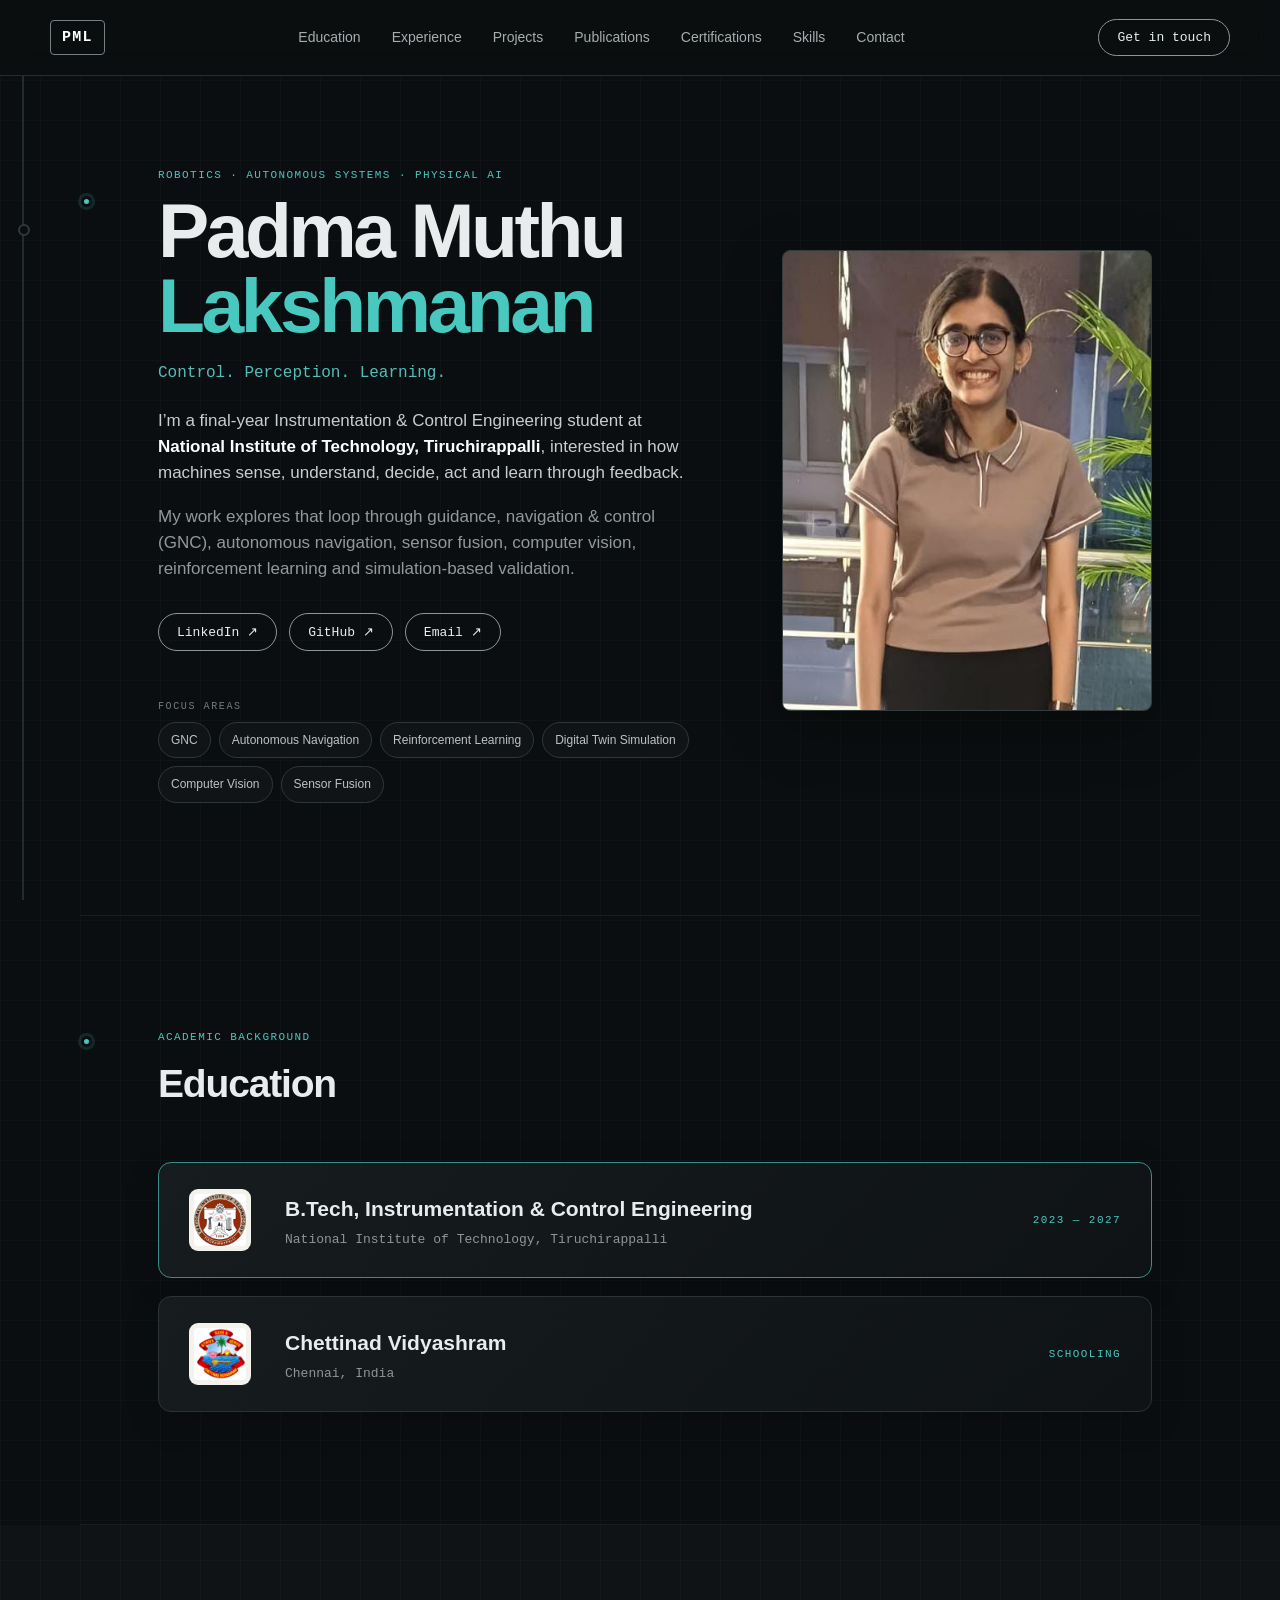
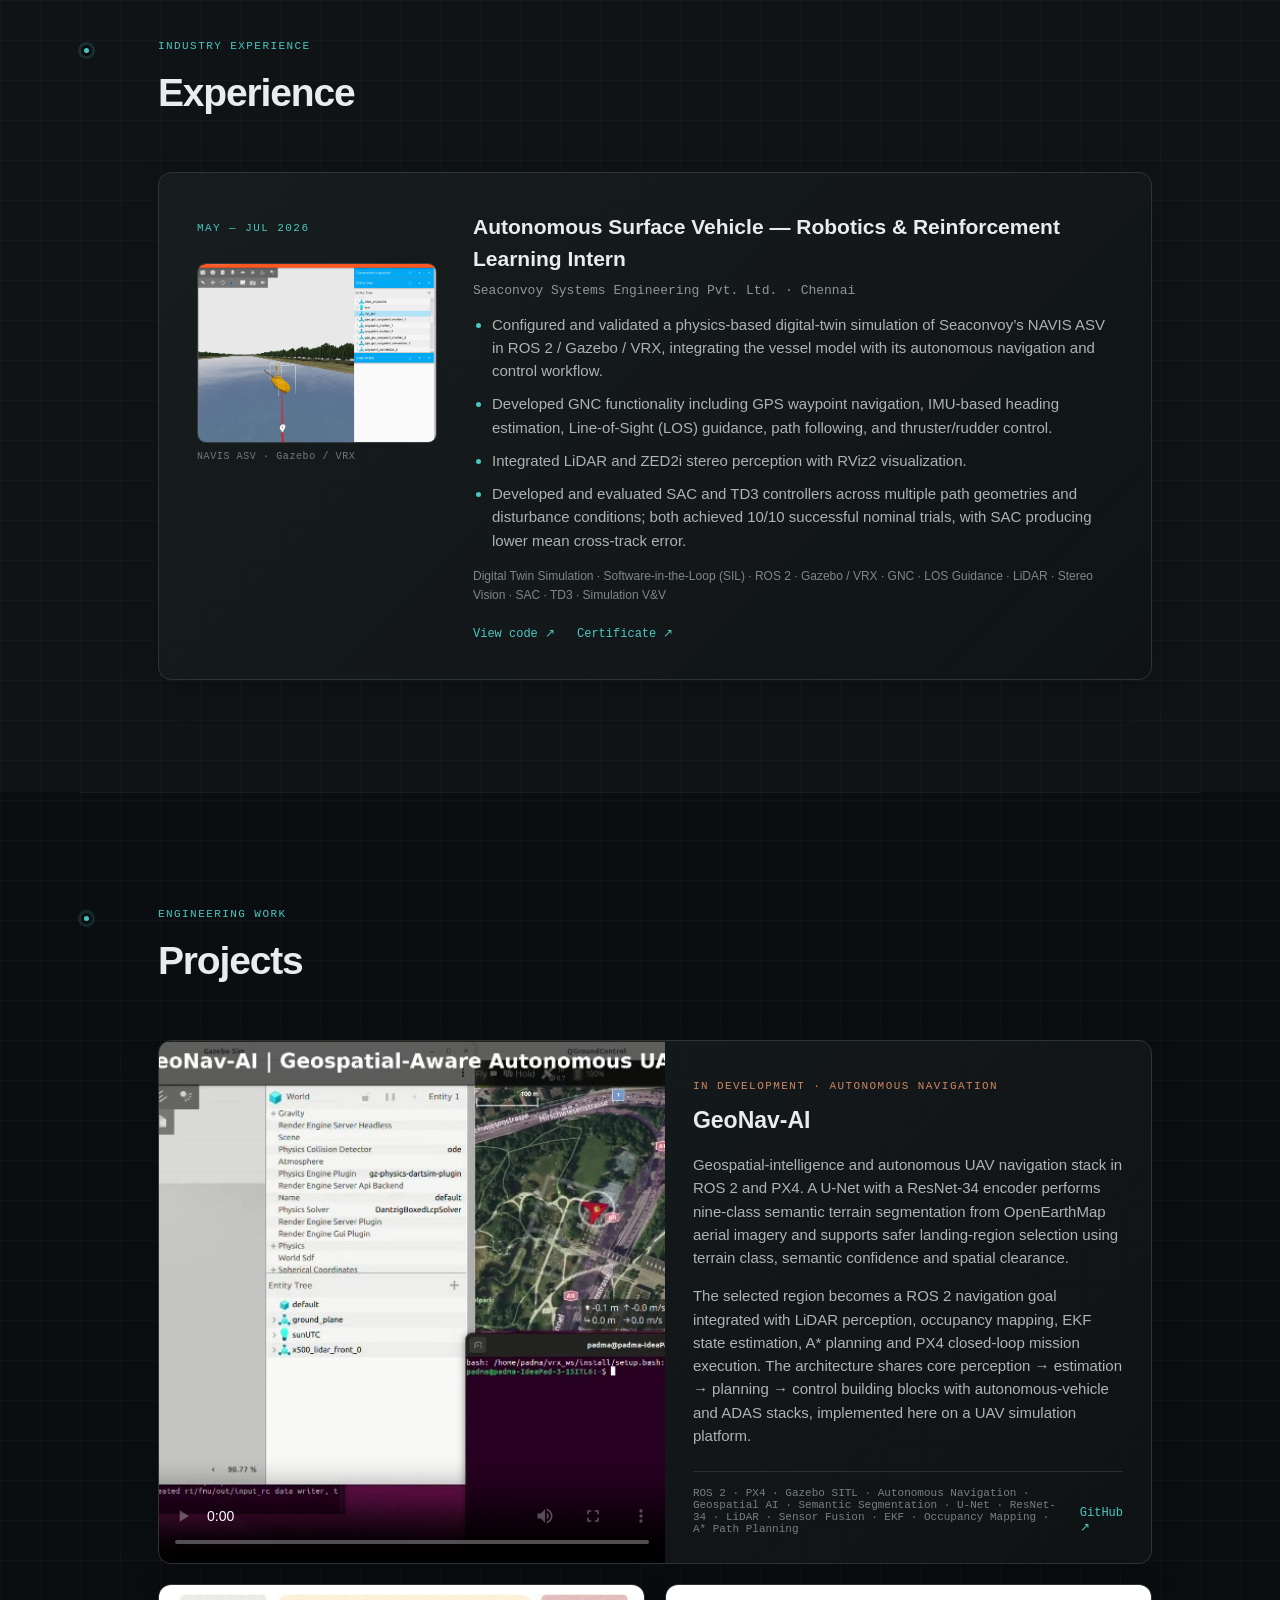
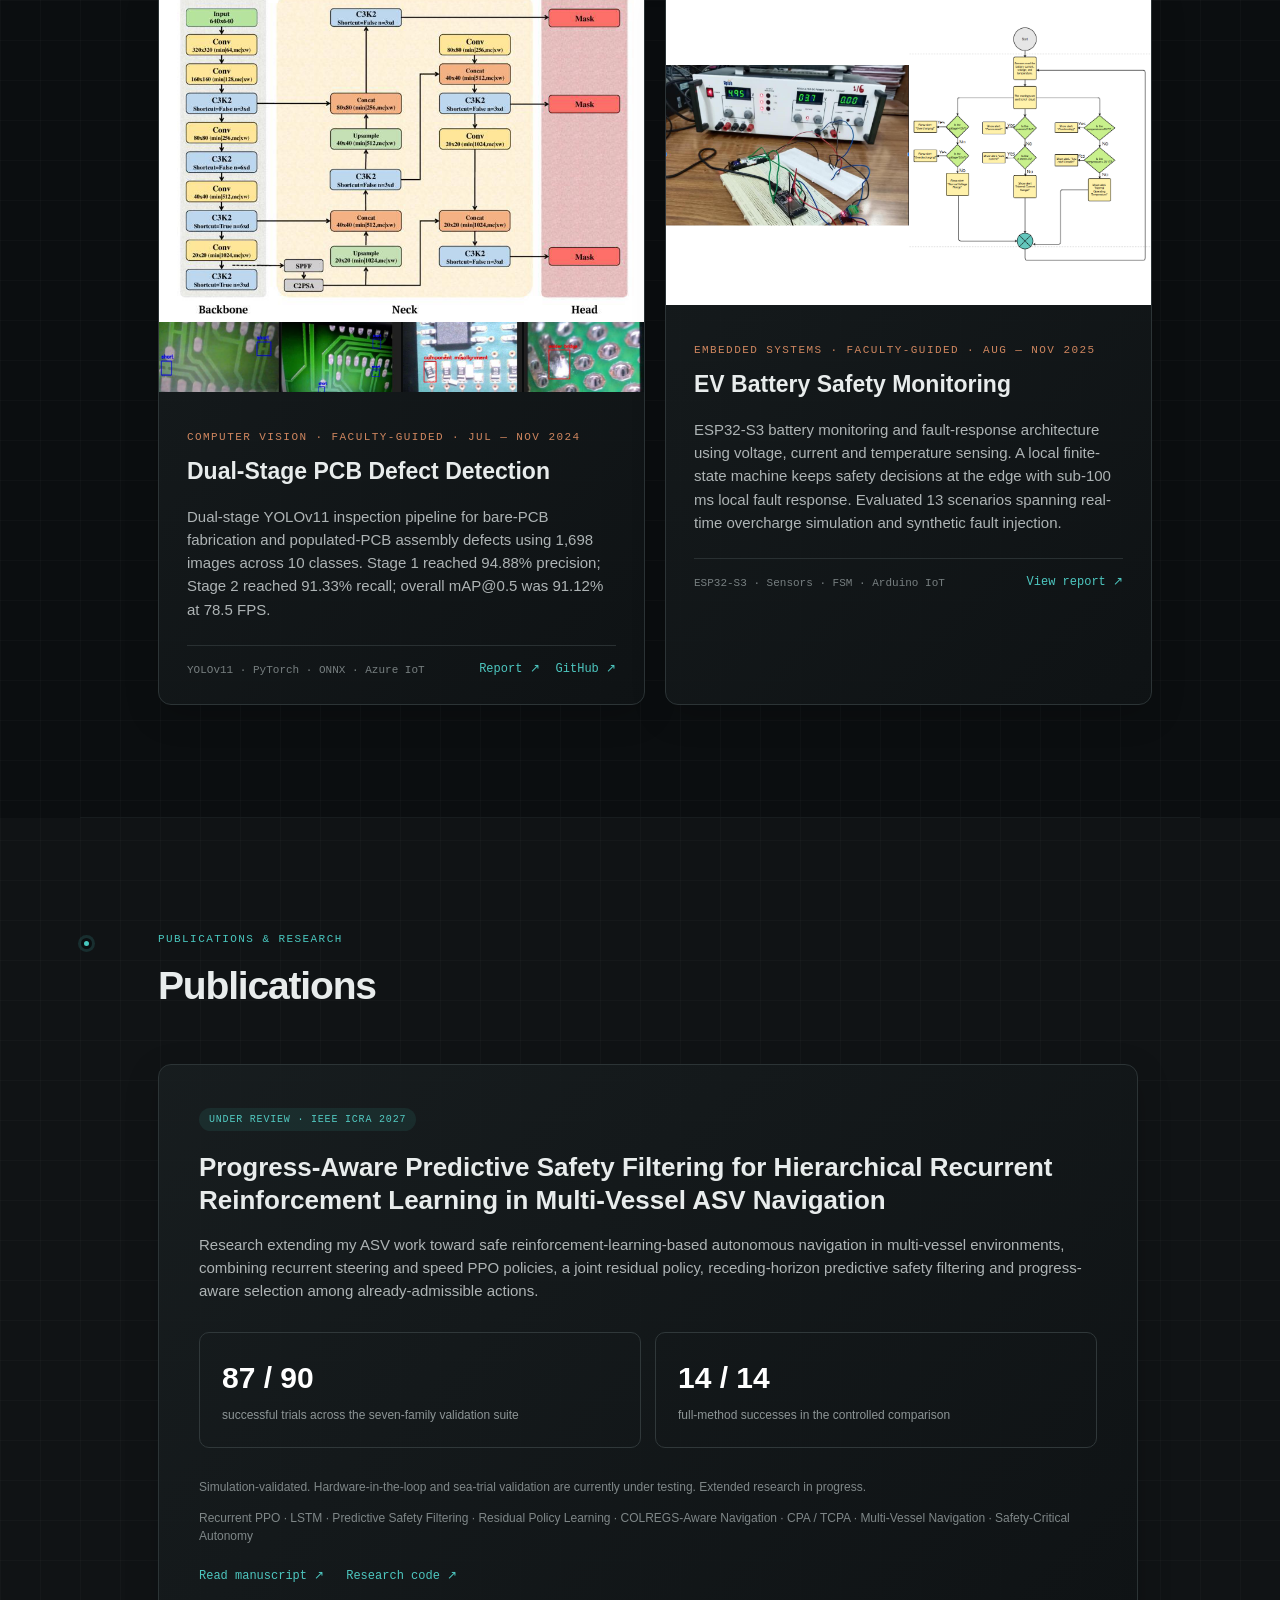
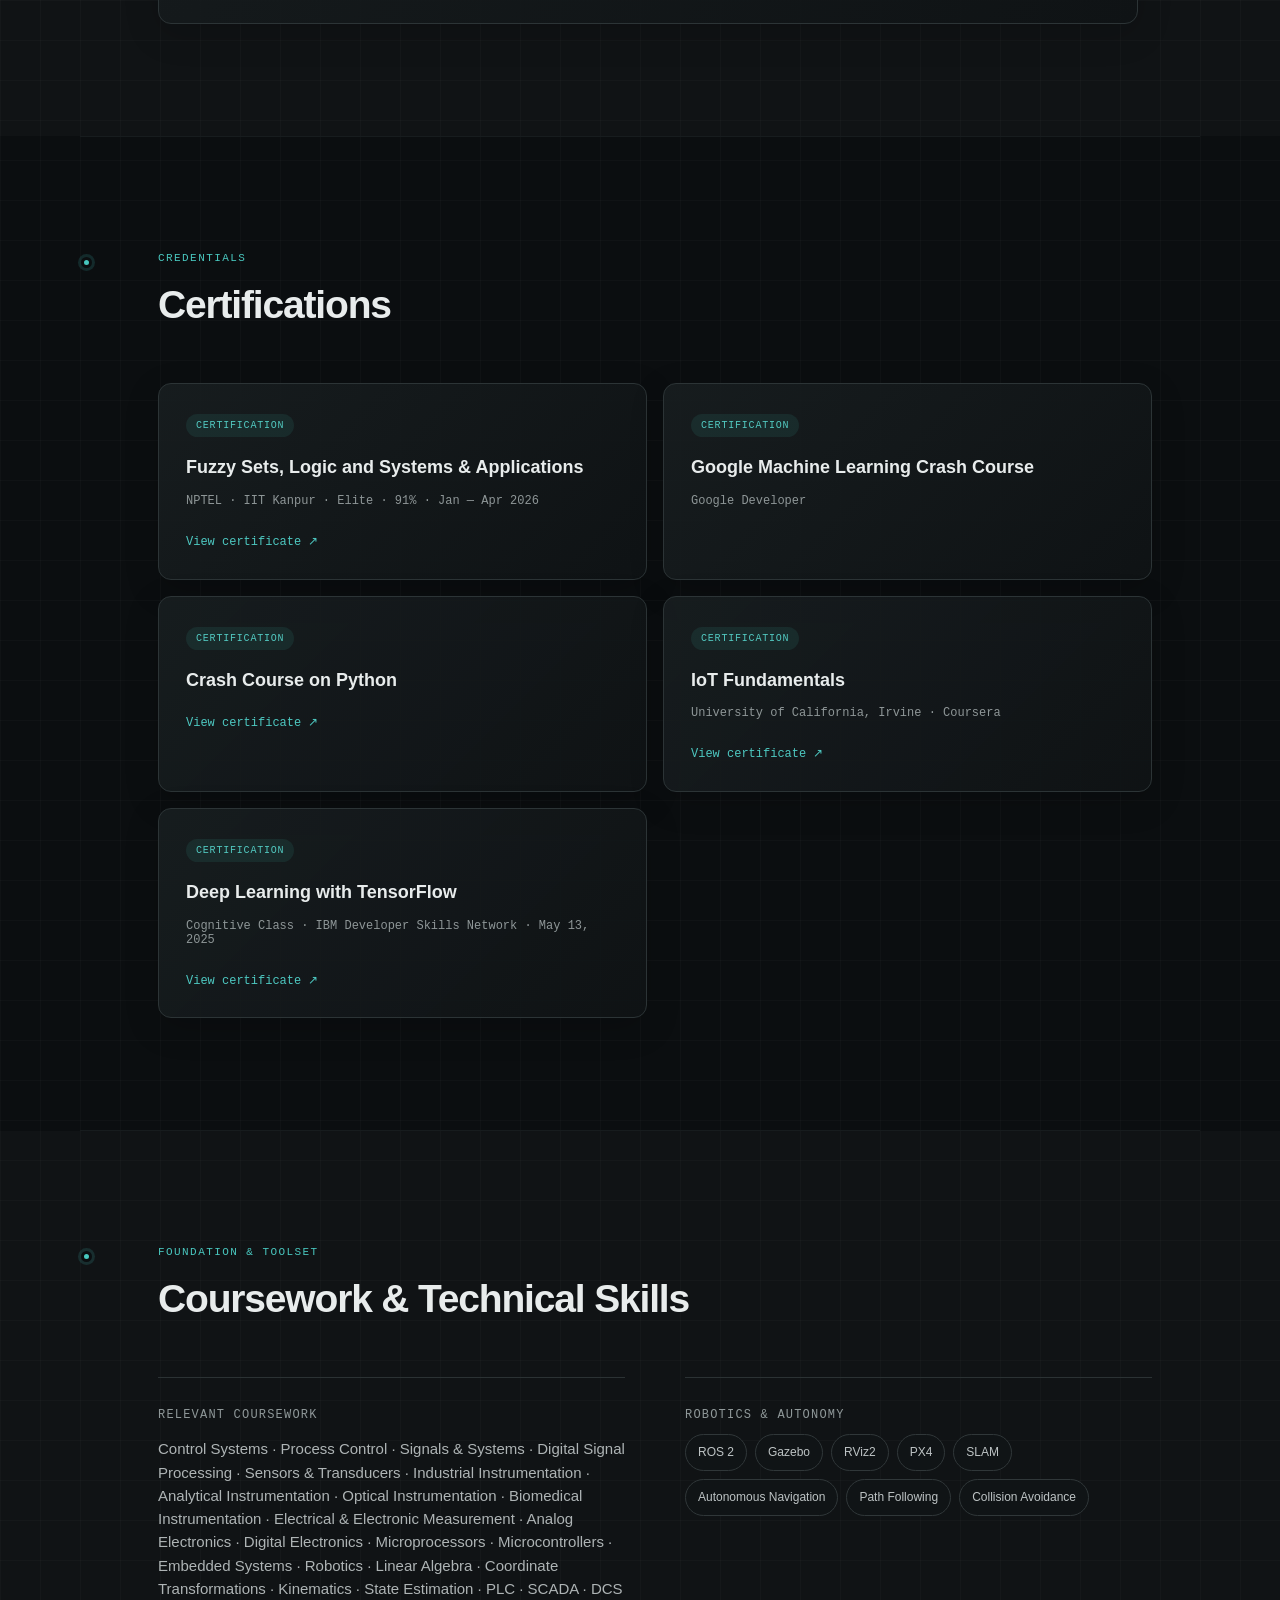
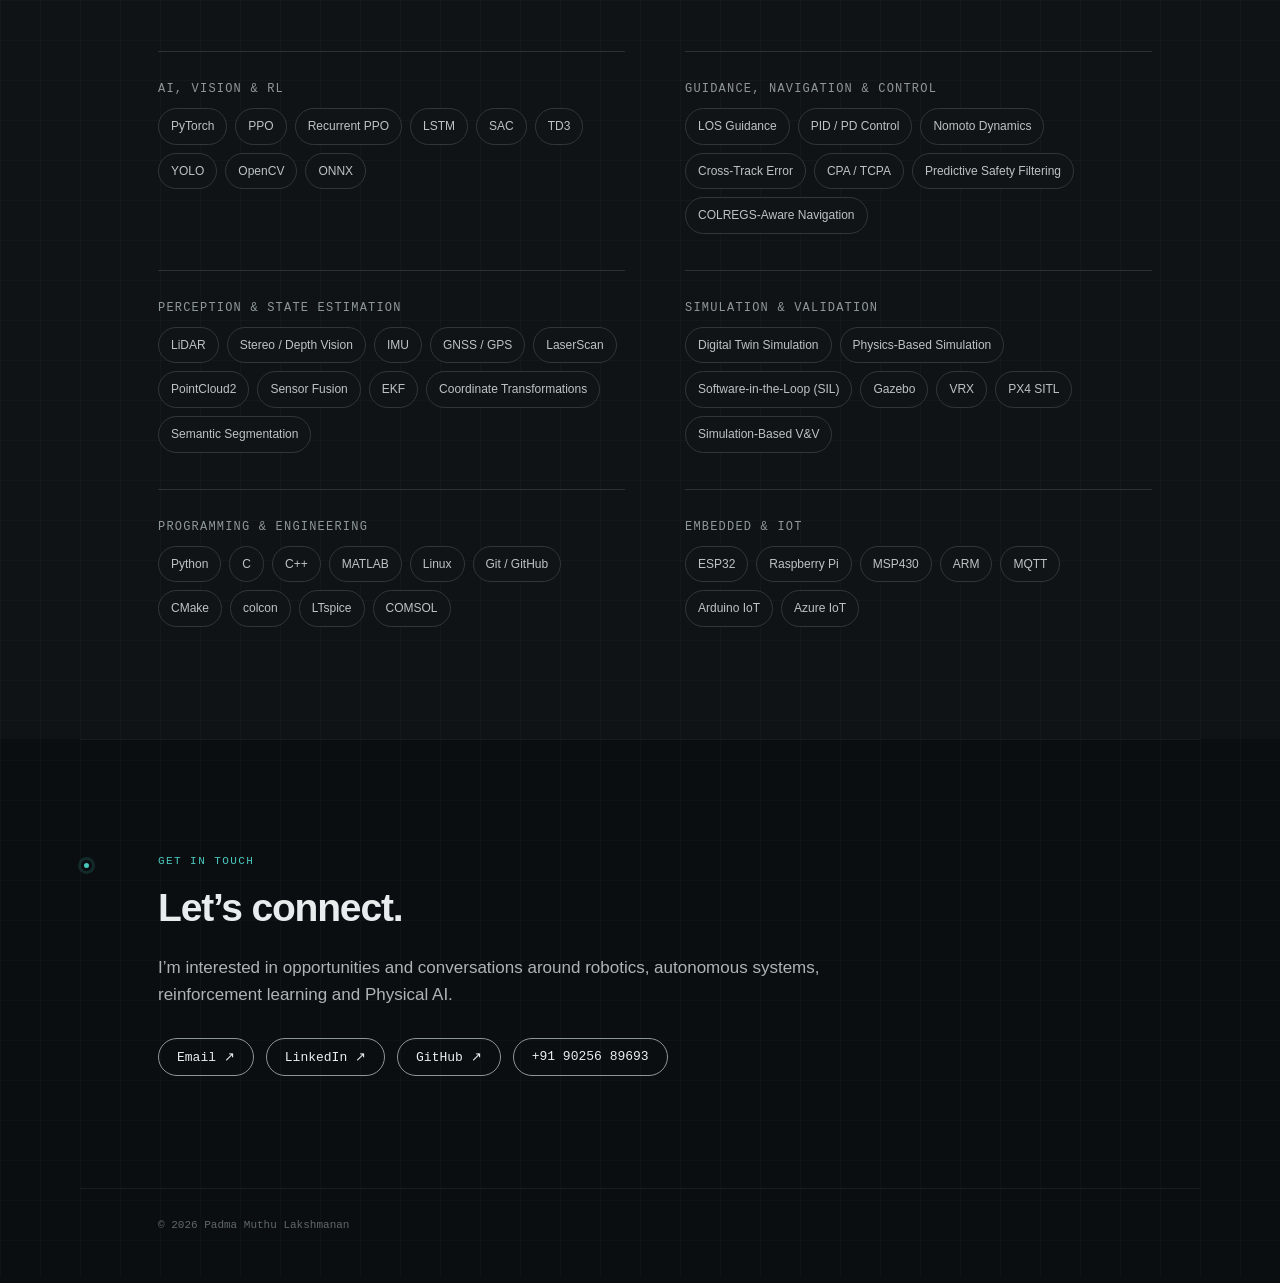
<file: Index.html>
<!doctype html>
<html lang="en">
<head>
  <meta charset="utf-8">
  <meta name="viewport" content="width=device-width,initial-scale=1">
  <meta name="description" content="Padma Muthu Lakshmanan — Robotics, Autonomous Systems and Physical AI">
  <title>Padma Muthu Lakshmanan</title>
  <link rel="stylesheet" href="styles.css">
</head>
<body>
<div class="progress-rail" aria-hidden="true"><span class="progress-fill"></span></div>

<header class="site-header">
  <a class="brand" href="#home">PML</a>
  <button class="menu" aria-label="Toggle navigation">Menu</button>
  <nav>
    <a href="#education">Education</a><a href="#experience">Experience</a>
    <a href="#projects">Projects</a><a href="#publications">Publications</a>
    <a href="#certifications">Certifications</a><a href="#skills">Skills</a><a href="#contact">Contact</a>
  </nav>
  <a class="contact-button" href="#contact">Get in touch</a>
</header>

<main>
<section id="home" class="hero section-shell">
  <span class="timeline-dot"></span>
  <div class="hero-copy">
    <p class="eyebrow">ROBOTICS · AUTONOMOUS SYSTEMS · PHYSICAL AI</p>
    <h1>Padma Muthu<br><span>Lakshmanan</span></h1>
    <p class="hero-fields">Control. Perception. Learning.</p>
    <p class="lead">I’m a final-year Instrumentation &amp; Control Engineering student at <strong>National Institute of Technology, Tiruchirappalli</strong>, interested in how machines sense, understand, decide, act and learn through feedback.</p>
    <p class="lead muted">My work explores that loop through guidance, navigation &amp; control (GNC), autonomous navigation, sensor fusion, computer vision, reinforcement learning and simulation-based validation.</p>
    <div class="hero-actions">
      <a href="https://www.linkedin.com/in/padma-muthu-lakshmanan-48a4aa2b0" target="_blank" rel="noreferrer">LinkedIn ↗</a>
      <a href="https://github.com/Padma1320" target="_blank" rel="noreferrer">GitHub ↗</a>
      <a href="mailto:pmlinterset@gmail.com">Email ↗</a>
    </div>
    <div class="worked-with">
      <p>FOCUS AREAS</p>
      <div class="focus-chips"><span>GNC</span><span>Autonomous Navigation</span><span>Reinforcement Learning</span><span>Digital Twin Simulation</span><span>Computer Vision</span><span>Sensor Fusion</span></div>
    </div>
  </div>
  <div class="portrait-frame"><img src="portrait.jpg" alt="Padma Muthu Lakshmanan"></div>
</section>

<section id="education" class="section-shell">
  <span class="timeline-dot"></span>
  <header class="section-title"><p class="eyebrow">ACADEMIC BACKGROUND</p><h2>Education</h2></header>
  <div class="stack">
    <article class="card education-card accent-card">
      <img class="edu-logo" src="nit-trichy-logo.png" alt="National Institute of Technology, Tiruchirappalli emblem">
      <div class="edu-copy"><h3>B.Tech, Instrumentation &amp; Control Engineering</h3><p class="sub">National Institute of Technology, Tiruchirappalli</p></div>
      <div class="meta edu-date">2023 — 2027</div>
    </article>
    <article class="card education-card">
      <img class="edu-logo" src="chettinad-logo.png" alt="Chettinad Vidyashram emblem">
      <div class="edu-copy"><h3>Chettinad Vidyashram</h3><p class="sub">Chennai, India</p></div>
      <div class="meta edu-date">SCHOOLING</div>
    </article>
  </div>
</section>

<section id="experience" class="section-shell alt">
  <span class="timeline-dot"></span>
  <header class="section-title"><p class="eyebrow">INDUSTRY EXPERIENCE</p><h2>Experience</h2></header>
  <article class="card experience-card">
    <div class="experience-meta"><p class="meta">MAY — JUL 2026</p><figure class="experience-visual"><img src="asv-experience.jpg" alt="NAVIS autonomous surface vehicle in Gazebo with waypoint navigation visualization"><figcaption>NAVIS ASV · Gazebo / VRX</figcaption></figure></div>
    <div>
      <h3>Autonomous Surface Vehicle — Robotics &amp; Reinforcement Learning Intern</h3>
      <p class="sub">Seaconvoy Systems Engineering Pvt. Ltd. · Chennai</p>
      <ul>
        <li>Configured and validated a physics-based digital-twin simulation of Seaconvoy’s NAVIS ASV in ROS 2 / Gazebo / VRX, integrating the vessel model with its autonomous navigation and control workflow.</li>
        <li>Developed GNC functionality including GPS waypoint navigation, IMU-based heading estimation, Line-of-Sight (LOS) guidance, path following, and thruster/rudder control.</li>
        <li>Integrated LiDAR and ZED2i stereo perception with RViz2 visualization.</li>
        <li>Developed and evaluated SAC and TD3 controllers across multiple path geometries and disturbance conditions; both achieved 10/10 successful nominal trials, with SAC producing lower mean cross-track error.</li>
      </ul>
      <p class="fine">Digital Twin Simulation · Software-in-the-Loop (SIL) · ROS 2 · Gazebo / VRX · GNC · LOS Guidance · LiDAR · Stereo Vision · SAC · TD3 · Simulation V&amp;V</p>
      <div class="text-links"><a href="https://github.com/Padma1320/Autonomous-surface-vehicle-in-VRX-internship-" target="_blank">View code ↗</a><a href="seaconvoy-internship-certificate.pdf" target="_blank">Certificate ↗</a></div>
    </div>
  </article>
</section>

<section id="projects" class="section-shell">
  <span class="timeline-dot"></span>
  <header class="section-title"><p class="eyebrow">ENGINEERING WORK</p><h2>Projects</h2></header>
  <div class="project-grid">
    <article class="project-card featured">
      <div class="media"><video controls playsinline preload="metadata" poster="geonav-poster.jpg"><source src="geonav-demo.mp4" type="video/mp4"></video></div>
      <div class="project-body"><p class="project-type">IN DEVELOPMENT · AUTONOMOUS NAVIGATION</p><h3>GeoNav-AI</h3>
      <p>Geospatial-intelligence and autonomous UAV navigation stack in ROS 2 and PX4. A U-Net with a ResNet-34 encoder performs nine-class semantic terrain segmentation from OpenEarthMap aerial imagery and supports safer landing-region selection using terrain class, semantic confidence and spatial clearance.</p>
      <p>The selected region becomes a ROS 2 navigation goal integrated with LiDAR perception, occupancy mapping, EKF state estimation, A* planning and PX4 closed-loop mission execution. The architecture shares core perception → estimation → planning → control building blocks with autonomous-vehicle and ADAS stacks, implemented here on a UAV simulation platform.</p>
      <div class="project-footer"><span>ROS 2 · PX4 · Gazebo SITL · Autonomous Navigation · Geospatial AI · Semantic Segmentation · U-Net · ResNet-34 · LiDAR · Sensor Fusion · EKF · Occupancy Mapping · A* Path Planning</span><a href="https://github.com/Padma1320/geonavigation-for-aerial-drone" target="_blank">GitHub ↗</a></div></div>
    </article>

    <article class="project-card">
      <div class="media pcb-media"><img class="main-img" src="pcb-pipeline.png" alt="PCB defect detection pipeline"><div class="thumbs"><img src="pcb-detect-1.png" alt=""><img src="pcb-detect-2.png" alt=""><img src="pcb-detect-3.png" alt=""><img src="pcb-detect-4.png" alt=""></div></div>
      <div class="project-body"><p class="project-type">COMPUTER VISION · FACULTY-GUIDED · JUL — NOV 2024</p><h3>Dual-Stage PCB Defect Detection</h3>
      <p>Dual-stage YOLOv11 inspection pipeline for bare-PCB fabrication and populated-PCB assembly defects using 1,698 images across 10 classes. Stage 1 reached 94.88% precision; Stage 2 reached 91.33% recall; overall mAP@0.5 was 91.12% at 78.5 FPS.</p>
      <div class="project-footer"><span>YOLOv11 · PyTorch · ONNX · Azure IoT</span><span class="project-actions"><a href="pcb-defect-report.pdf" target="_blank">Report ↗</a><a href="https://github.com/Padma1320/pcb-defect-detection-yolov11-iot" target="_blank">GitHub ↗</a></span></div></div>
    </article>

    <article class="project-card">
      <div class="media ev-media"><img src="ev-hardware.png" alt="EV battery monitoring hardware"><img src="ev-fsm.png" alt="Battery safety FSM"></div>
      <div class="project-body"><p class="project-type">EMBEDDED SYSTEMS · FACULTY-GUIDED · AUG — NOV 2025</p><h3>EV Battery Safety Monitoring</h3>
      <p>ESP32-S3 battery monitoring and fault-response architecture using voltage, current and temperature sensing. A local finite-state machine keeps safety decisions at the edge with sub-100 ms local fault response. Evaluated 13 scenarios spanning real-time overcharge simulation and synthetic fault injection.</p>
      <div class="project-footer"><span>ESP32-S3 · Sensors · FSM · Arduino IoT</span><a href="ev-battery-report.pdf" target="_blank">View report ↗</a></div></div>
    </article>
  </div>
</section>

<section id="publications" class="section-shell alt">
  <span class="timeline-dot"></span>
  <header class="section-title"><p class="eyebrow">PUBLICATIONS &amp; RESEARCH</p><h2>Publications</h2></header>
  <article class="card research-card">
    <div class="status">UNDER REVIEW · IEEE ICRA 2027</div>
    <h3>Progress-Aware Predictive Safety Filtering for Hierarchical Recurrent Reinforcement Learning in Multi-Vessel ASV Navigation</h3>
    <p>Research extending my ASV work toward safe reinforcement-learning-based autonomous navigation in multi-vessel environments, combining recurrent steering and speed PPO policies, a joint residual policy, receding-horizon predictive safety filtering and progress-aware selection among already-admissible actions.</p>
    <div class="results">
      <div><strong>87 / 90</strong><span>successful trials across the seven-family validation suite</span></div>
      <div><strong>14 / 14</strong><span>full-method successes in the controlled comparison</span></div>
    </div>
    <p class="fine">Simulation-validated. Hardware-in-the-loop and sea-trial validation are currently under testing. Extended research in progress.</p>
    <p class="fine">Recurrent PPO · LSTM · Predictive Safety Filtering · Residual Policy Learning · COLREGS-Aware Navigation · CPA / TCPA · Multi-Vessel Navigation · Safety-Critical Autonomy</p>
    <div class="text-links"><a href="asv-research-paper.pdf" target="_blank">Read manuscript ↗</a><a href="https://github.com/Padma1320/ASV-Collision-Avoidance" target="_blank">Research code ↗</a></div>
  </article>
</section>

<section id="certifications" class="section-shell">
  <span class="timeline-dot"></span>
  <header class="section-title"><p class="eyebrow">CREDENTIALS</p><h2>Certifications</h2></header>
  <div class="cert-grid">
    <article class="card cert"><span class="badge">CERTIFICATION</span><h3>Fuzzy Sets, Logic and Systems &amp; Applications</h3><p>NPTEL · IIT Kanpur · Elite · 91% · Jan — Apr 2026</p><a class="cert-link" href="fuzzy-nptel-certificate.pdf" target="_blank">View certificate ↗</a></article>
    <article class="card cert"><span class="badge">CERTIFICATION</span><h3>Google Machine Learning Crash Course</h3><p>Google Developer</p></article>
    <article class="card cert"><span class="badge">CERTIFICATION</span><h3>Crash Course on Python</h3><a class="cert-link" href="https://www.coursera.org/account/accomplishments/verify/QPPBWCNJ8465?utm_source=link&amp;utm_medium=certificate&amp;utm_content=cert_image&amp;utm_campaign=sharing_cta&amp;utm_product=course" target="_blank" rel="noreferrer">View certificate ↗</a></article>
    <article class="card cert"><span class="badge">CERTIFICATION</span><h3>IoT Fundamentals</h3><p>University of California, Irvine · Coursera</p><a class="cert-link" href="iot-fundamentals-certificate.pdf" target="_blank">View certificate ↗</a></article>
    <article class="card cert"><span class="badge">CERTIFICATION</span><h3>Deep Learning with TensorFlow</h3><p>Cognitive Class · IBM Developer Skills Network · May 13, 2025</p><a class="cert-link" href="deep-learning-tensorflow-certificate.pdf" target="_blank">View certificate ↗</a></article>
  </div>
</section>

<section id="skills" class="section-shell alt">
  <span class="timeline-dot"></span>
  <header class="section-title"><p class="eyebrow">FOUNDATION &amp; TOOLSET</p><h2>Coursework &amp; Technical Skills</h2></header>
  <div class="skills-grid">
    <div class="skill-group"><h3>Relevant Coursework</h3><p>Control Systems · Process Control · Signals &amp; Systems · Digital Signal Processing · Sensors &amp; Transducers · Industrial Instrumentation · Analytical Instrumentation · Optical Instrumentation · Biomedical Instrumentation · Electrical &amp; Electronic Measurement · Analog Electronics · Digital Electronics · Microprocessors · Microcontrollers · Embedded Systems · Robotics · Linear Algebra · Coordinate Transformations · Kinematics · State Estimation · PLC · SCADA · DCS</p></div>
    <div class="skill-group"><h3>Robotics &amp; Autonomy</h3><div class="pills"><span>ROS 2</span><span>Gazebo</span><span>RViz2</span><span>PX4</span><span>SLAM</span><span>Autonomous Navigation</span><span>Path Following</span><span>Collision Avoidance</span></div></div>
    <div class="skill-group"><h3>AI, Vision &amp; RL</h3><div class="pills"><span>PyTorch</span><span>PPO</span><span>Recurrent PPO</span><span>LSTM</span><span>SAC</span><span>TD3</span><span>YOLO</span><span>OpenCV</span><span>ONNX</span></div></div>
    <div class="skill-group"><h3>Guidance, Navigation &amp; Control</h3><div class="pills"><span>LOS Guidance</span><span>PID / PD Control</span><span>Nomoto Dynamics</span><span>Cross-Track Error</span><span>CPA / TCPA</span><span>Predictive Safety Filtering</span><span>COLREGS-Aware Navigation</span></div></div>
    <div class="skill-group"><h3>Perception &amp; State Estimation</h3><div class="pills"><span>LiDAR</span><span>Stereo / Depth Vision</span><span>IMU</span><span>GNSS / GPS</span><span>LaserScan</span><span>PointCloud2</span><span>Sensor Fusion</span><span>EKF</span><span>Coordinate Transformations</span><span>Semantic Segmentation</span></div></div>
    <div class="skill-group"><h3>Simulation &amp; Validation</h3><div class="pills"><span>Digital Twin Simulation</span><span>Physics-Based Simulation</span><span>Software-in-the-Loop (SIL)</span><span>Gazebo</span><span>VRX</span><span>PX4 SITL</span><span>Simulation-Based V&amp;V</span></div></div>
    <div class="skill-group"><h3>Programming &amp; Engineering</h3><div class="pills"><span>Python</span><span>C</span><span>C++</span><span>MATLAB</span><span>Linux</span><span>Git / GitHub</span><span>CMake</span><span>colcon</span><span>LTspice</span><span>COMSOL</span></div></div>
    <div class="skill-group"><h3>Embedded &amp; IoT</h3><div class="pills"><span>ESP32</span><span>Raspberry Pi</span><span>MSP430</span><span>ARM</span><span>MQTT</span><span>Arduino IoT</span><span>Azure IoT</span></div></div>
  </div>
</section>

<section id="contact" class="section-shell contact-section">
  <span class="timeline-dot"></span>
  <p class="eyebrow">GET IN TOUCH</p><h2>Let’s connect.</h2>
  <p>I’m interested in opportunities and conversations around robotics, autonomous systems, reinforcement learning and Physical AI.</p>
  <div class="hero-actions"><a href="mailto:pmlinterset@gmail.com">Email ↗</a><a href="https://www.linkedin.com/in/padma-muthu-lakshmanan-48a4aa2b0" target="_blank">LinkedIn ↗</a><a href="https://github.com/Padma1320" target="_blank">GitHub ↗</a><a href="tel:+919025689693">+91 90256 89693</a></div>
</section>
</main>
<footer>© 2026 Padma Muthu Lakshmanan</footer>
<script src="script.js"></script>
</body></html>
</file>
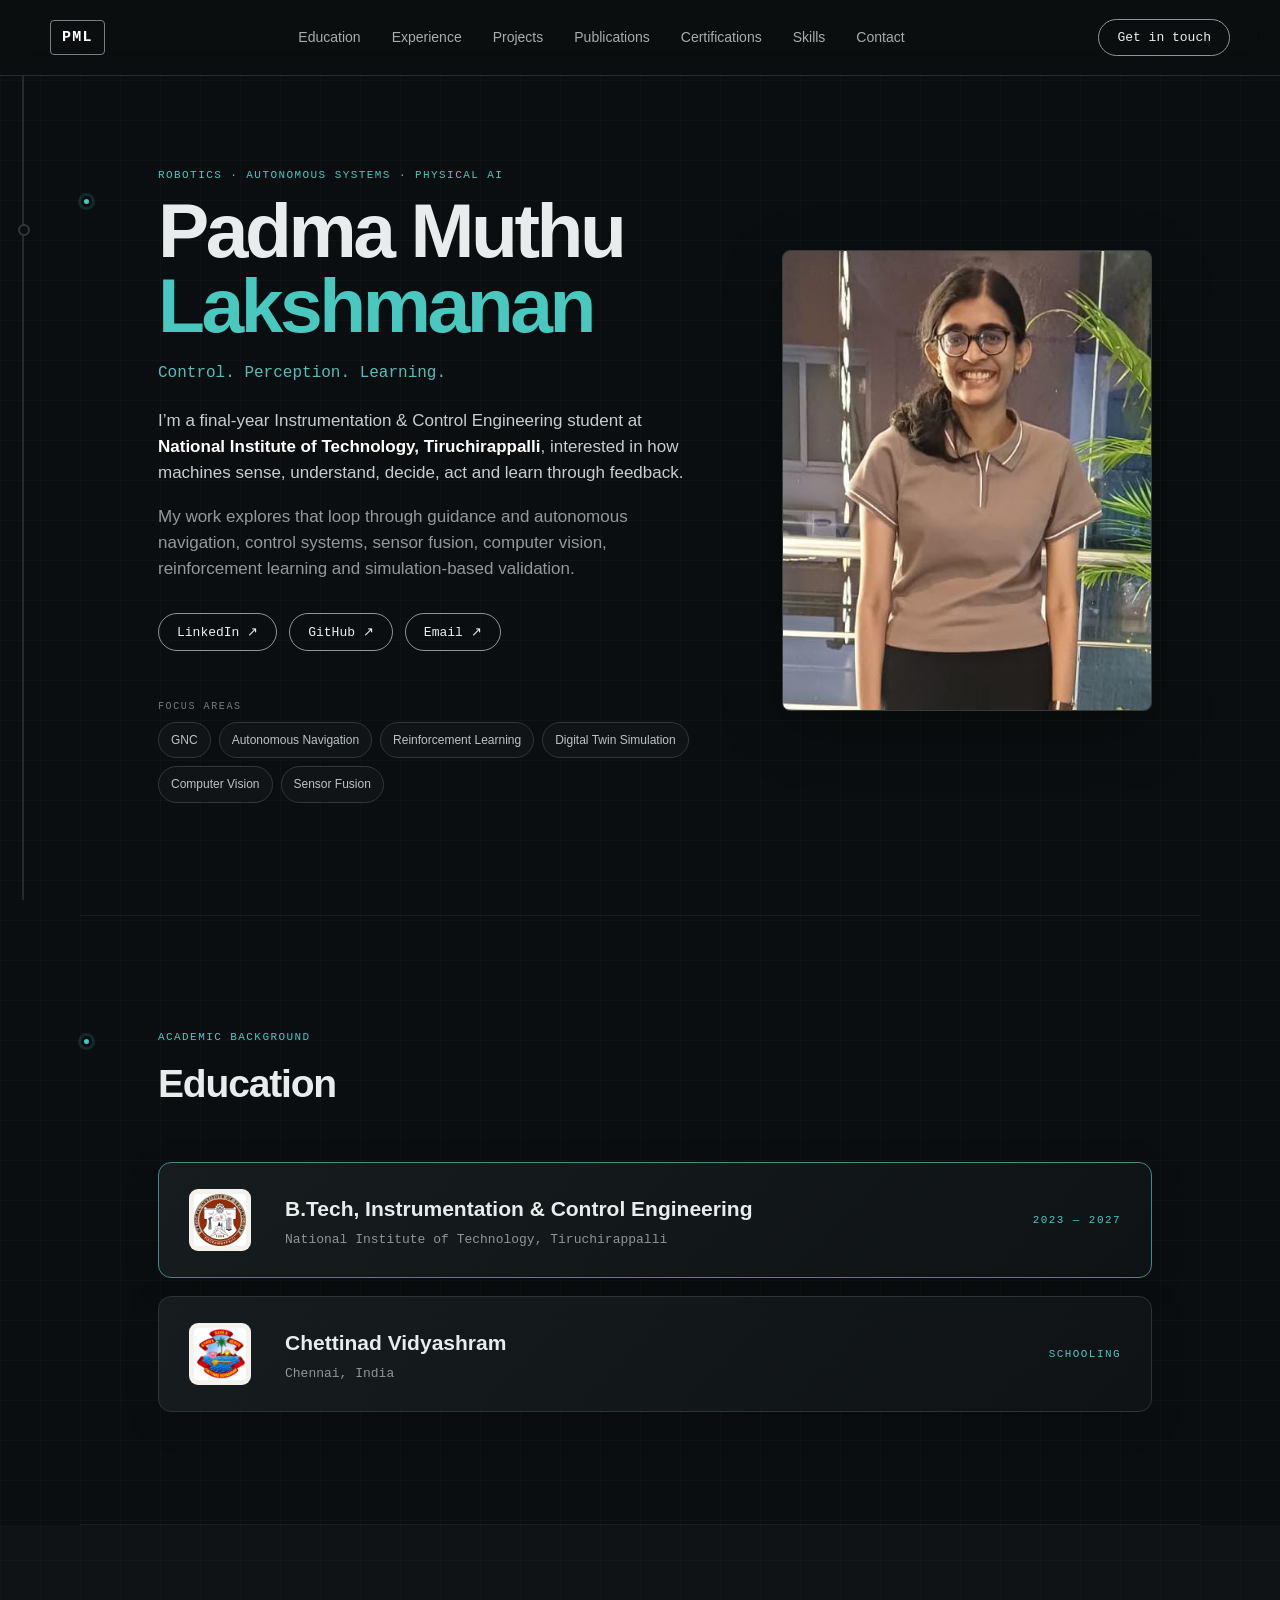
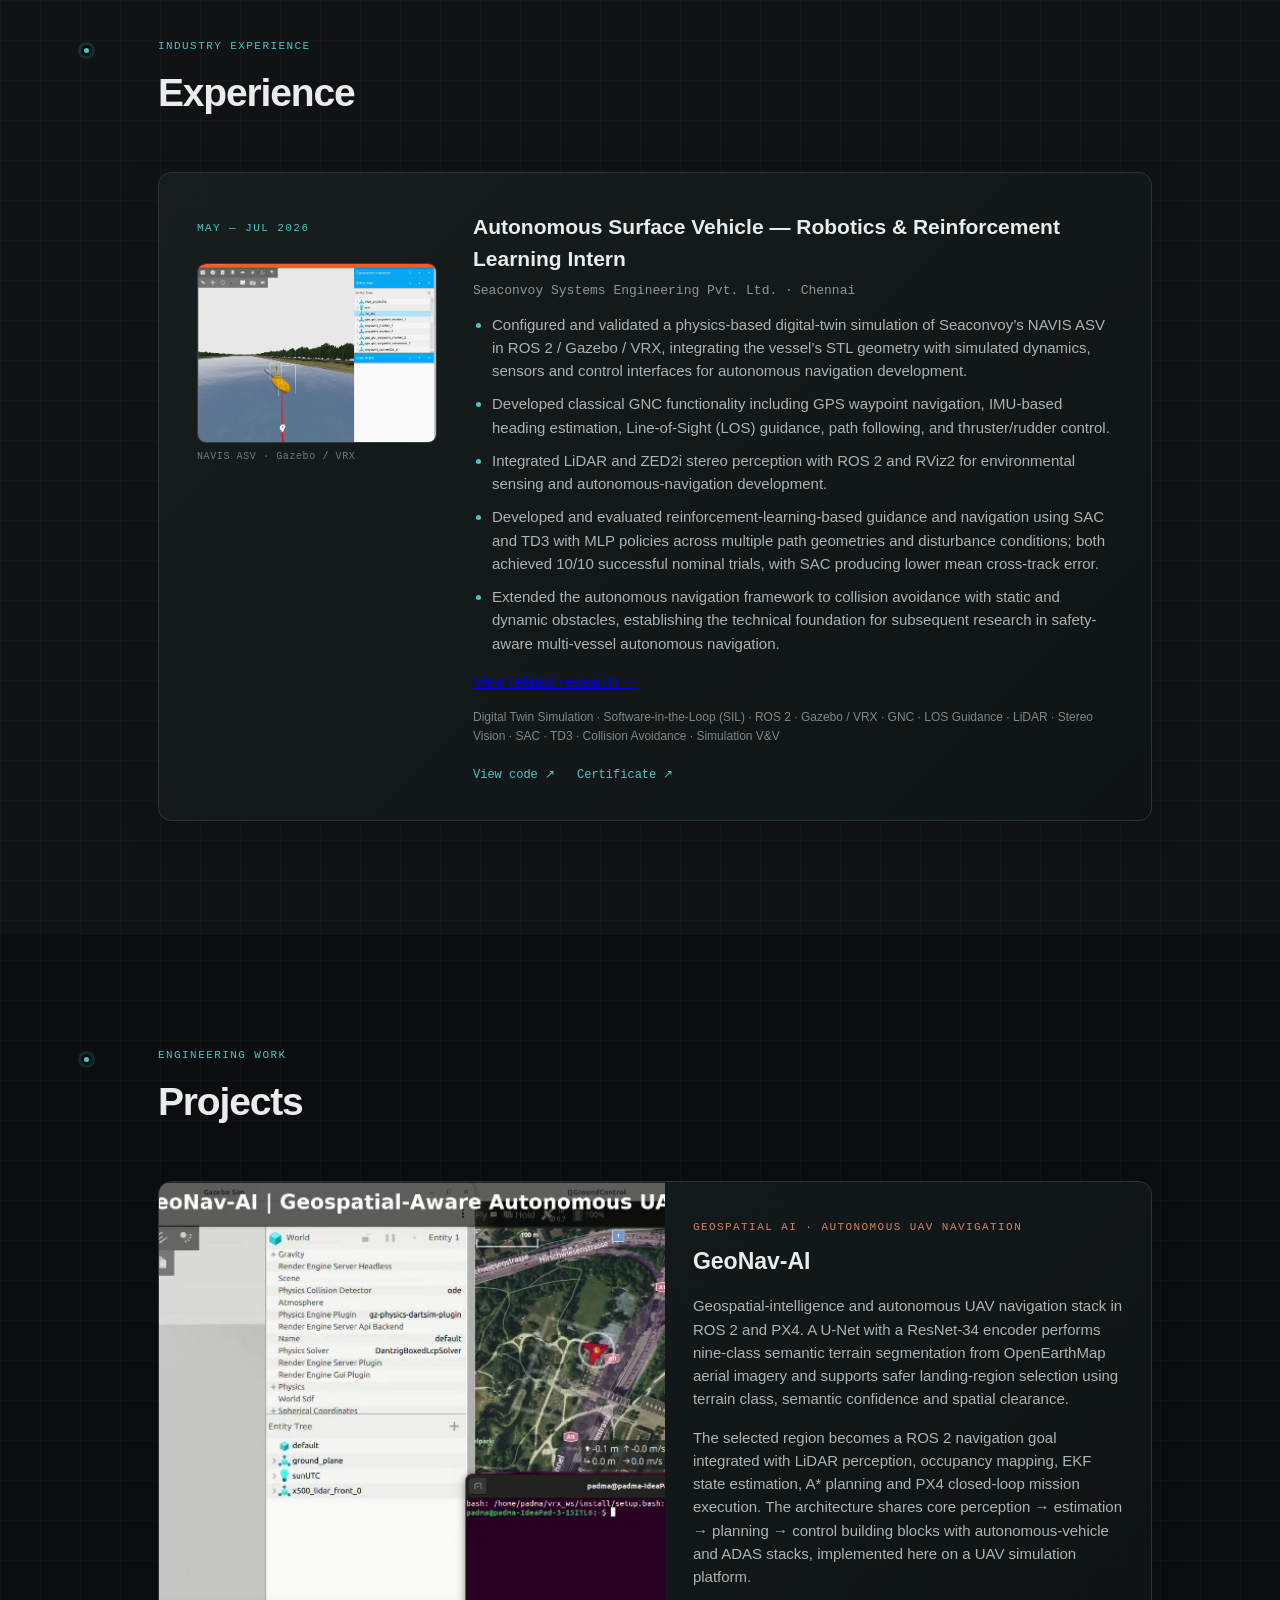
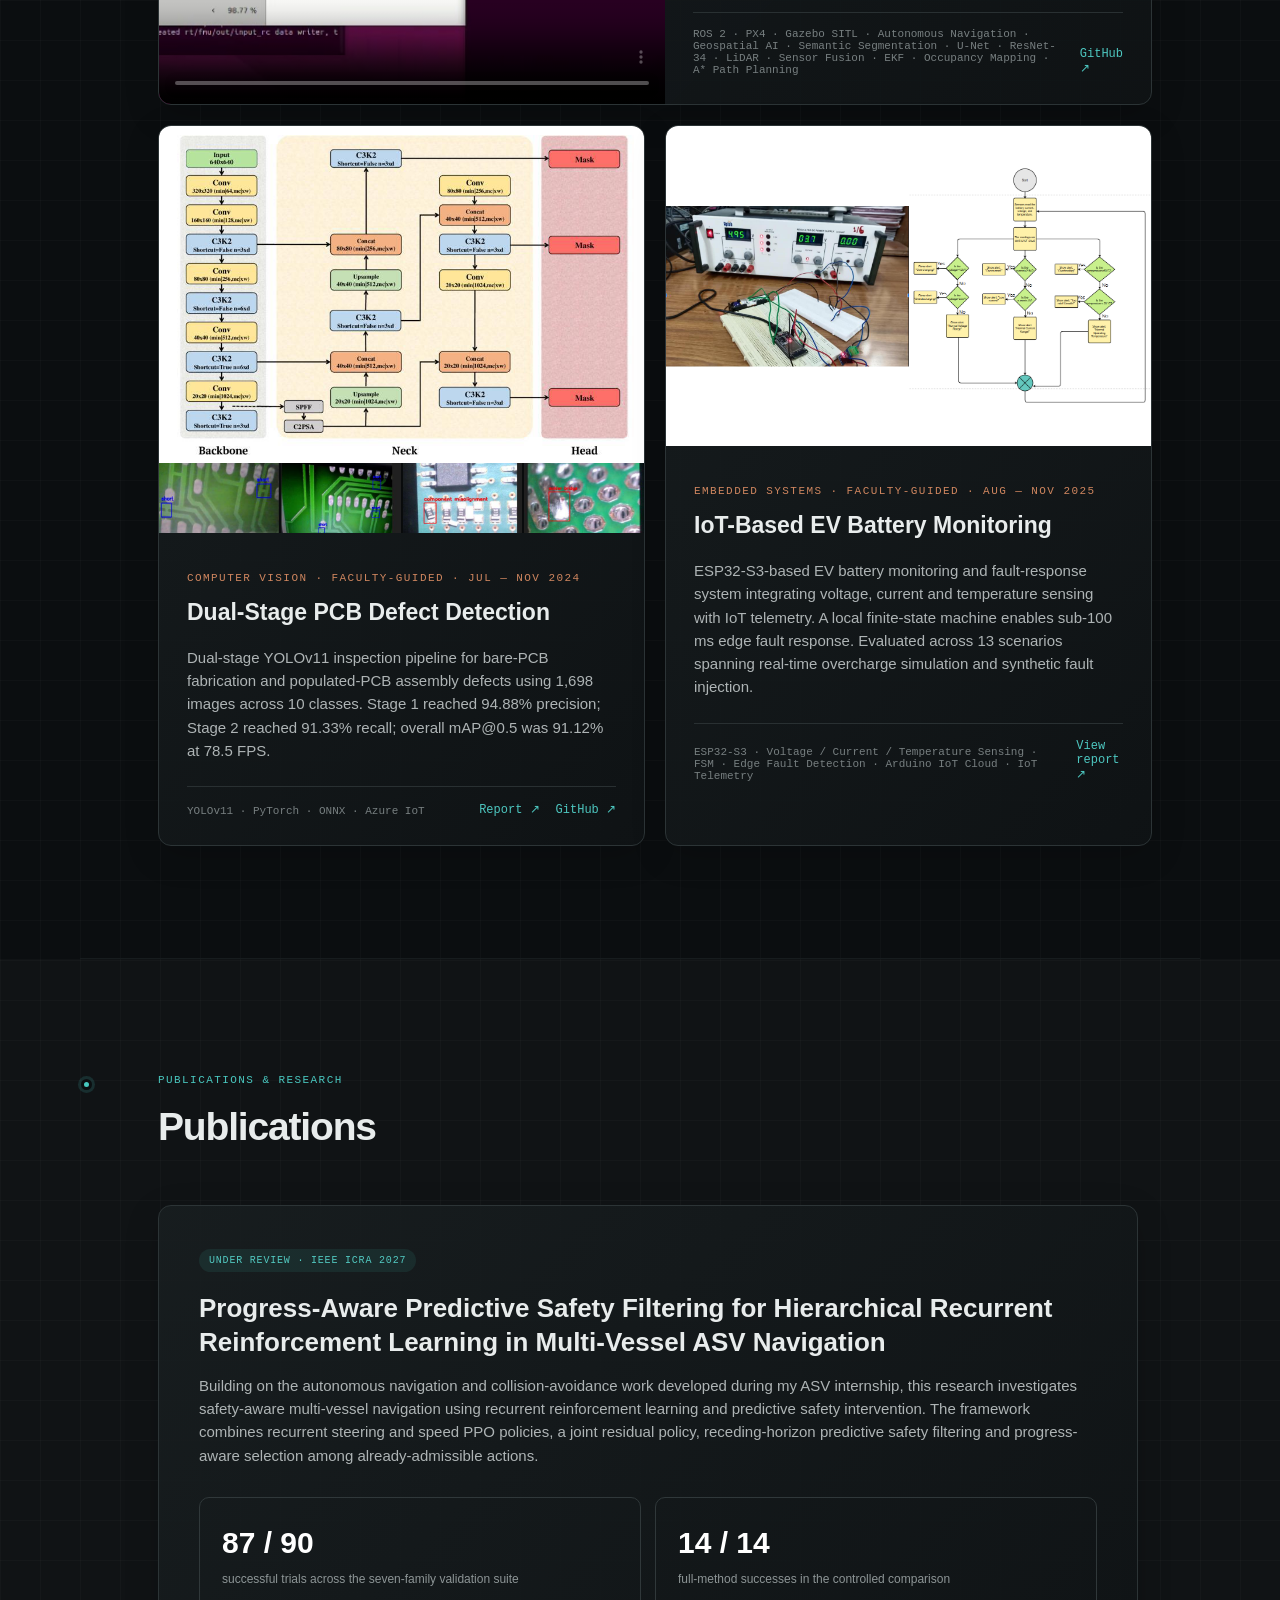
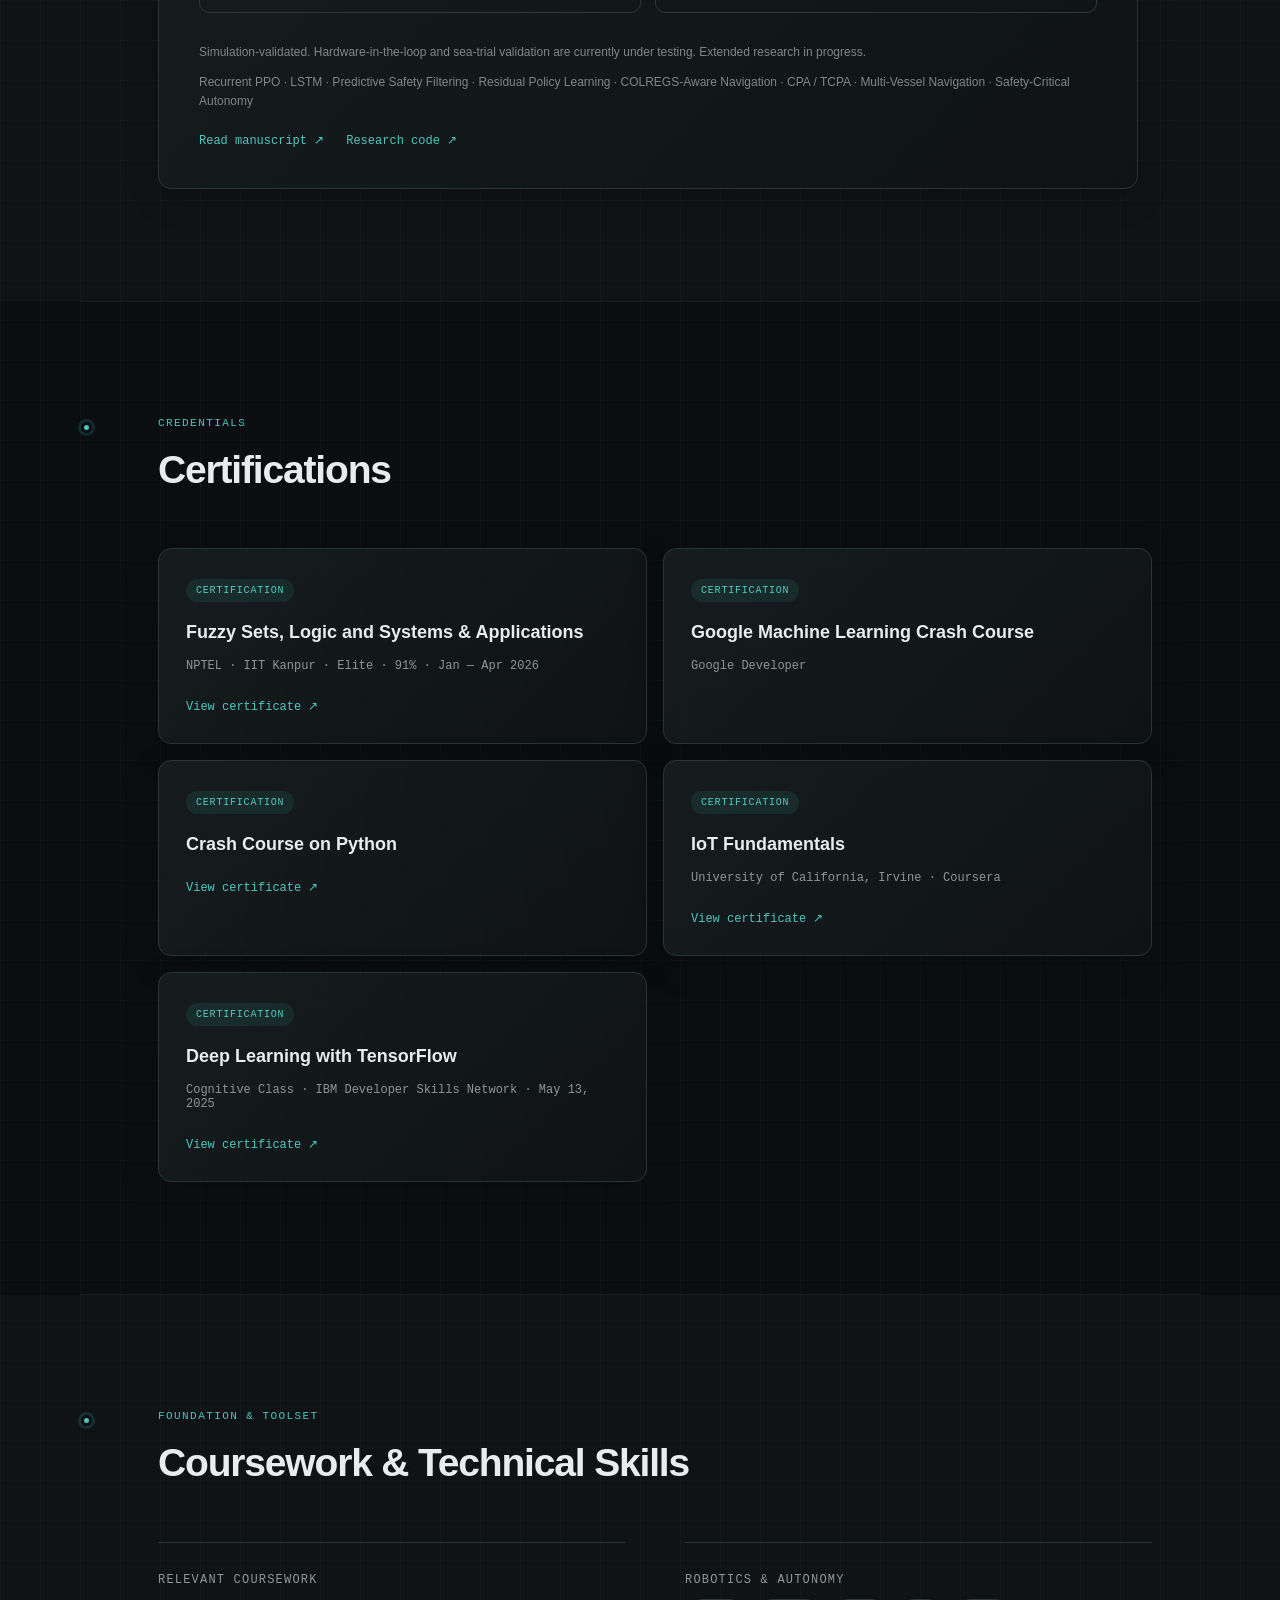
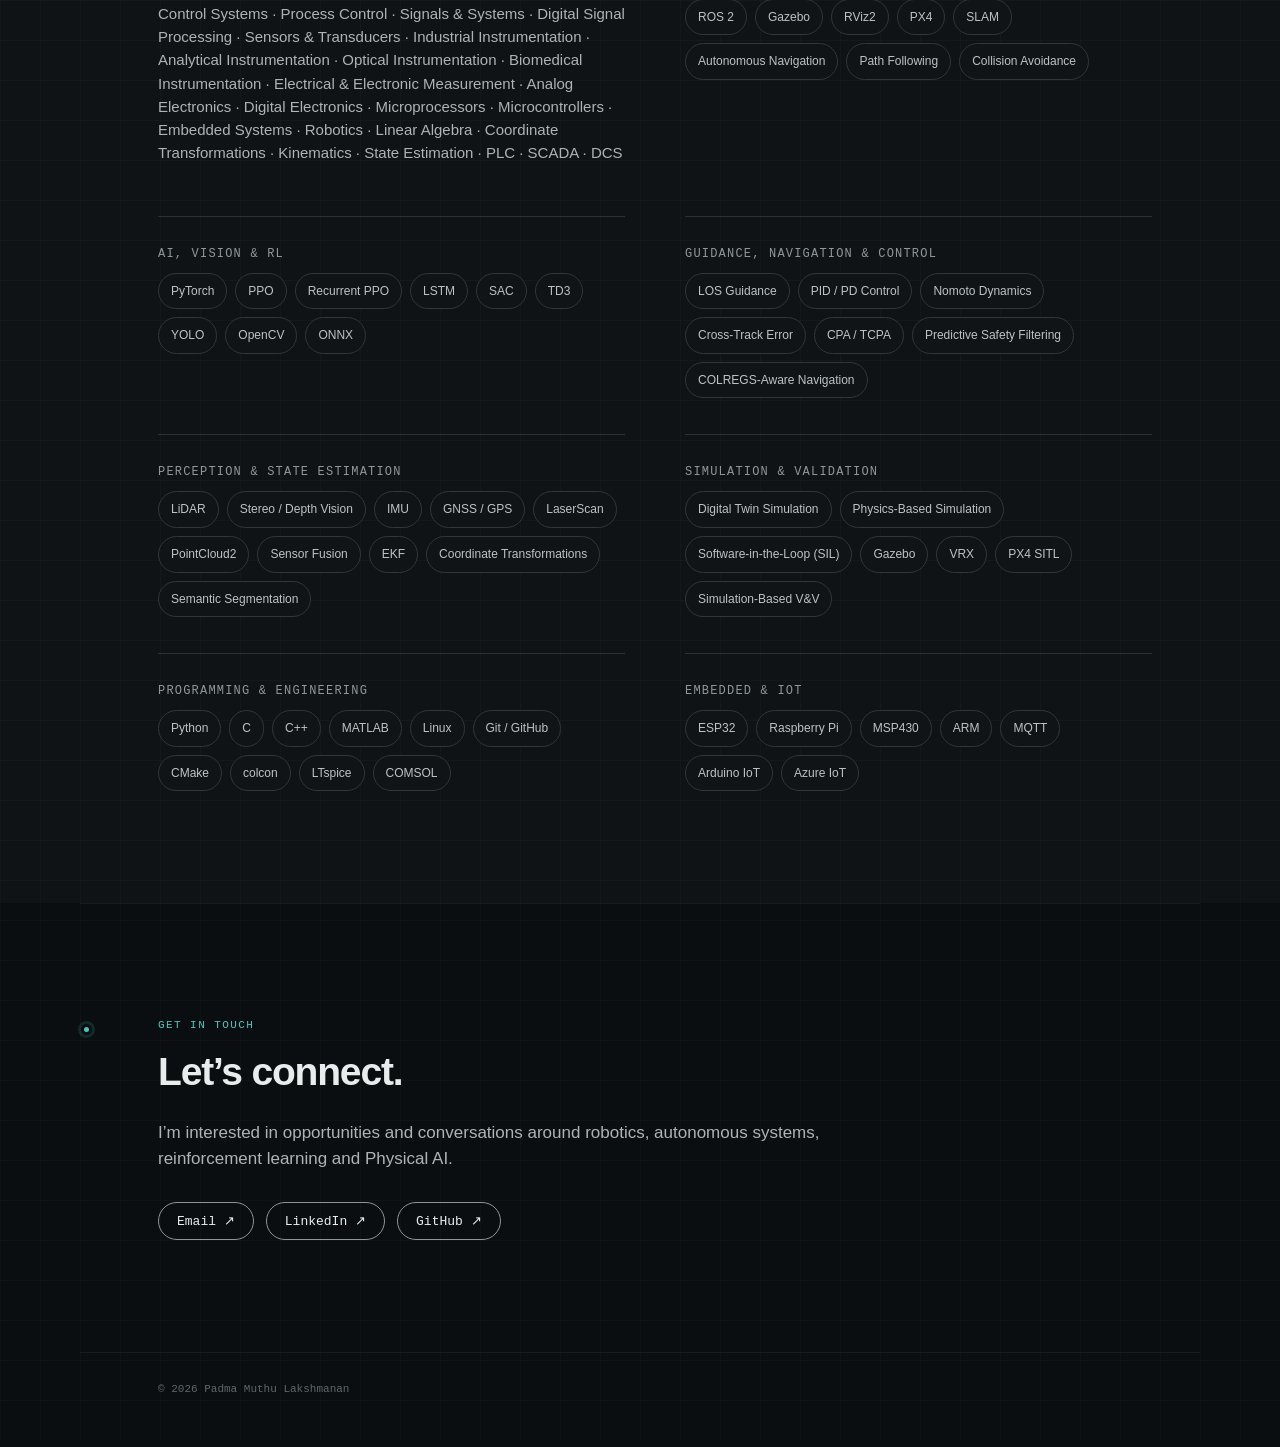
<file: index.html>
<!doctype html>
<html lang="en">
<head>
  <meta charset="utf-8">
  <meta name="viewport" content="width=device-width,initial-scale=1">
  <meta name="description" content="Padma Muthu Lakshmanan — Robotics, Autonomous Systems and Physical AI">
  <title>Padma Muthu Lakshmanan</title>
  <link rel="stylesheet" href="styles.css">
</head>
<body>
<div class="progress-rail" aria-hidden="true"><span class="progress-fill"></span></div>

<header class="site-header">
  <a class="brand" href="#home">PML</a>
  <button class="menu" aria-label="Toggle navigation">Menu</button>
  <nav>
    <a href="#education">Education</a><a href="#experience">Experience</a>
    <a href="#projects">Projects</a><a href="#publications">Publications</a>
    <a href="#certifications">Certifications</a><a href="#skills">Skills</a><a href="#contact">Contact</a>
  </nav>
  <a class="contact-button" href="#contact">Get in touch</a>
</header>

<main>
<section id="home" class="hero section-shell">
  <span class="timeline-dot"></span>
  <div class="hero-copy">
    <p class="eyebrow">ROBOTICS · AUTONOMOUS SYSTEMS · PHYSICAL AI</p>
    <h1>Padma Muthu<br><span>Lakshmanan</span></h1>
    <p class="hero-fields">Control. Perception. Learning.</p>
    <p class="lead">I’m a final-year Instrumentation &amp; Control Engineering student at <strong>National Institute of Technology, Tiruchirappalli</strong>, interested in how machines sense, understand, decide, act and learn through feedback.</p>
    <p class="lead muted">My work explores that loop through guidance and autonomous navigation, control systems, sensor fusion, computer vision, reinforcement learning and simulation-based validation.</p>
    <div class="hero-actions">
      <a href="https://www.linkedin.com/in/padma-muthu-lakshmanan-48a4aa2b0" target="_blank" rel="noreferrer">LinkedIn ↗</a>
      <a href="https://github.com/Padma1320" target="_blank" rel="noreferrer">GitHub ↗</a>
      <a href="mailto:pmlinterset@gmail.com">Email ↗</a>
    </div>
    <div class="worked-with">
      <p>FOCUS AREAS</p>
      <div class="focus-chips"><span>GNC</span><span>Autonomous Navigation</span><span>Reinforcement Learning</span><span>Digital Twin Simulation</span><span>Computer Vision</span><span>Sensor Fusion</span></div>
    </div>
  </div>
  <div class="portrait-frame"><img src="portrait.jpg" alt="Padma Muthu Lakshmanan"></div>
</section>

<section id="education" class="section-shell">
  <span class="timeline-dot"></span>
  <header class="section-title"><p class="eyebrow">ACADEMIC BACKGROUND</p><h2>Education</h2></header>
  <div class="stack">
    <article class="card education-card accent-card">
      <img class="edu-logo" src="nit-trichy-logo.png" alt="National Institute of Technology, Tiruchirappalli emblem">
      <div class="edu-copy"><h3>B.Tech, Instrumentation &amp; Control Engineering</h3><p class="sub">National Institute of Technology, Tiruchirappalli</p></div>
      <div class="meta edu-date">2023 — 2027</div>
    </article>
    <article class="card education-card">
      <img class="edu-logo" src="chettinad-logo.png" alt="Chettinad Vidyashram emblem">
      <div class="edu-copy"><h3>Chettinad Vidyashram</h3><p class="sub">Chennai, India</p></div>
      <div class="meta edu-date">SCHOOLING</div>
    </article>
  </div>
</section>

<section id="experience" class="section-shell alt">
  <span class="timeline-dot"></span>
  <header class="section-title"><p class="eyebrow">INDUSTRY EXPERIENCE</p><h2>Experience</h2></header>
  <article class="card experience-card">
    <div class="experience-meta"><p class="meta">MAY — JUL 2026</p><figure class="experience-visual"><img src="asv-experience.jpg" alt="NAVIS autonomous surface vehicle in Gazebo with waypoint navigation visualization"><figcaption>NAVIS ASV · Gazebo / VRX</figcaption></figure></div>
    <div>
      <h3>Autonomous Surface Vehicle — Robotics &amp; Reinforcement Learning Intern</h3>
      <p class="sub">Seaconvoy Systems Engineering Pvt. Ltd. · Chennai</p>
      <ul>
        <li>Configured and validated a physics-based digital-twin simulation of Seaconvoy’s NAVIS ASV in ROS 2 / Gazebo / VRX, integrating the vessel’s STL geometry with simulated dynamics, sensors and control interfaces for autonomous navigation development.</li>
        <li>Developed classical GNC functionality including GPS waypoint navigation, IMU-based heading estimation, Line-of-Sight (LOS) guidance, path following, and thruster/rudder control.</li>
        <li>Integrated LiDAR and ZED2i stereo perception with ROS 2 and RViz2 for environmental sensing and autonomous-navigation development.</li>
        <li>Developed and evaluated reinforcement-learning-based guidance and navigation using SAC and TD3 with MLP policies across multiple path geometries and disturbance conditions; both achieved 10/10 successful nominal trials, with SAC producing lower mean cross-track error.</li>
        <li>Extended the autonomous navigation framework to collision avoidance with static and dynamic obstacles, establishing the technical foundation for subsequent research in safety-aware multi-vessel autonomous navigation.</li>
      </ul>
      <p><a href="#publications">View related research →</a></p>
      <p class="fine">Digital Twin Simulation · Software-in-the-Loop (SIL) · ROS 2 · Gazebo / VRX · GNC · LOS Guidance · LiDAR · Stereo Vision · SAC · TD3 · Collision Avoidance · Simulation V&amp;V</p>
      <div class="text-links"><a href="https://github.com/Padma1320/Autonomous-surface-vehicle-in-VRX-internship-" target="_blank">View code ↗</a><a href="seaconvoy-internship-certificate.pdf" target="_blank">Certificate ↗</a></div>
    </div>
  </article>
</section>

<section id="projects" class="section-shell">
  <span class="timeline-dot"></span>
  <header class="section-title"><p class="eyebrow">ENGINEERING WORK</p><h2>Projects</h2></header>
  <div class="project-grid">
    <article class="project-card featured">
      <div class="media"><video controls playsinline preload="metadata" poster="geonav-poster.jpg"><source src="geonav-demo.mp4" type="video/mp4"></video></div>
      <div class="project-body"><p class="project-type">GEOSPATIAL AI · AUTONOMOUS UAV NAVIGATION</p><h3>GeoNav-AI</h3>
      <p>Geospatial-intelligence and autonomous UAV navigation stack in ROS 2 and PX4. A U-Net with a ResNet-34 encoder performs nine-class semantic terrain segmentation from OpenEarthMap aerial imagery and supports safer landing-region selection using terrain class, semantic confidence and spatial clearance.</p>
      <p>The selected region becomes a ROS 2 navigation goal integrated with LiDAR perception, occupancy mapping, EKF state estimation, A* planning and PX4 closed-loop mission execution. The architecture shares core perception → estimation → planning → control building blocks with autonomous-vehicle and ADAS stacks, implemented here on a UAV simulation platform.</p>
      <div class="project-footer"><span>ROS 2 · PX4 · Gazebo SITL · Autonomous Navigation · Geospatial AI · Semantic Segmentation · U-Net · ResNet-34 · LiDAR · Sensor Fusion · EKF · Occupancy Mapping · A* Path Planning</span><a href="https://github.com/Padma1320/geonavigation-for-aerial-drone" target="_blank">GitHub ↗</a></div></div>
    </article>

    <article class="project-card">
      <div class="media pcb-media"><img class="main-img" src="pcb-pipeline.png" alt="PCB defect detection pipeline"><div class="thumbs"><img src="pcb-detect-1.png" alt=""><img src="pcb-detect-2.png" alt=""><img src="pcb-detect-3.png" alt=""><img src="pcb-detect-4.png" alt=""></div></div>
      <div class="project-body"><p class="project-type">COMPUTER VISION · FACULTY-GUIDED · JUL — NOV 2024</p><h3>Dual-Stage PCB Defect Detection</h3>
      <p>Dual-stage YOLOv11 inspection pipeline for bare-PCB fabrication and populated-PCB assembly defects using 1,698 images across 10 classes. Stage 1 reached 94.88% precision; Stage 2 reached 91.33% recall; overall mAP@0.5 was 91.12% at 78.5 FPS.</p>
      <div class="project-footer"><span>YOLOv11 · PyTorch · ONNX · Azure IoT</span><span class="project-actions"><a href="pcb-defect-report.pdf" target="_blank">Report ↗</a><a href="https://github.com/Padma1320/pcb-defect-detection-yolov11-iot" target="_blank">GitHub ↗</a></span></div></div>
    </article>

    <article class="project-card">
      <div class="media ev-media"><img src="ev-hardware.png" alt="EV battery monitoring hardware"><img src="ev-fsm.png" alt="Battery safety FSM"></div>
      <div class="project-body"><p class="project-type">EMBEDDED SYSTEMS · FACULTY-GUIDED · AUG — NOV 2025</p><h3>IoT-Based EV Battery Monitoring</h3>
      <p>ESP32-S3-based EV battery monitoring and fault-response system integrating voltage, current and temperature sensing with IoT telemetry. A local finite-state machine enables sub-100 ms edge fault response. Evaluated across 13 scenarios spanning real-time overcharge simulation and synthetic fault injection.</p>
      <div class="project-footer"><span>ESP32-S3 · Voltage / Current / Temperature Sensing · FSM · Edge Fault Detection · Arduino IoT Cloud · IoT Telemetry</span><a href="ev-battery-report.pdf" target="_blank">View report ↗</a></div></div>
    </article>
  </div>
</section>

<section id="publications" class="section-shell alt">
  <span class="timeline-dot"></span>
  <header class="section-title"><p class="eyebrow">PUBLICATIONS &amp; RESEARCH</p><h2>Publications</h2></header>
  <article class="card research-card">
    <div class="status">UNDER REVIEW · IEEE ICRA 2027</div>
    <h3>Progress-Aware Predictive Safety Filtering for Hierarchical Recurrent Reinforcement Learning in Multi-Vessel ASV Navigation</h3>
    <p>Building on the autonomous navigation and collision-avoidance work developed during my ASV internship, this research investigates safety-aware multi-vessel navigation using recurrent reinforcement learning and predictive safety intervention. The framework combines recurrent steering and speed PPO policies, a joint residual policy, receding-horizon predictive safety filtering and progress-aware selection among already-admissible actions.</p>
    <div class="results">
      <div><strong>87 / 90</strong><span>successful trials across the seven-family validation suite</span></div>
      <div><strong>14 / 14</strong><span>full-method successes in the controlled comparison</span></div>
    </div>
    <p class="fine">Simulation-validated. Hardware-in-the-loop and sea-trial validation are currently under testing. Extended research in progress.</p>
    <p class="fine">Recurrent PPO · LSTM · Predictive Safety Filtering · Residual Policy Learning · COLREGS-Aware Navigation · CPA / TCPA · Multi-Vessel Navigation · Safety-Critical Autonomy</p>
    <div class="text-links"><a href="asv-research-paper.pdf" target="_blank">Read manuscript ↗</a><a href="https://github.com/Padma1320/ASV-Collision-Avoidance" target="_blank">Research code ↗</a></div>
  </article>
</section>

<section id="certifications" class="section-shell">
  <span class="timeline-dot"></span>
  <header class="section-title"><p class="eyebrow">CREDENTIALS</p><h2>Certifications</h2></header>
  <div class="cert-grid">
    <article class="card cert"><span class="badge">CERTIFICATION</span><h3>Fuzzy Sets, Logic and Systems &amp; Applications</h3><p>NPTEL · IIT Kanpur · Elite · 91% · Jan — Apr 2026</p><a class="cert-link" href="fuzzy-nptel-certificate.pdf" target="_blank">View certificate ↗</a></article>
    <article class="card cert"><span class="badge">CERTIFICATION</span><h3>Google Machine Learning Crash Course</h3><p>Google Developer</p></article>
    <article class="card cert"><span class="badge">CERTIFICATION</span><h3>Crash Course on Python</h3><a class="cert-link" href="https://www.coursera.org/account/accomplishments/verify/QPPBWCNJ8465?utm_source=link&amp;utm_medium=certificate&amp;utm_content=cert_image&amp;utm_campaign=sharing_cta&amp;utm_product=course" target="_blank" rel="noreferrer">View certificate ↗</a></article>
    <article class="card cert"><span class="badge">CERTIFICATION</span><h3>IoT Fundamentals</h3><p>University of California, Irvine · Coursera</p><a class="cert-link" href="iot-fundamentals-certificate.pdf" target="_blank">View certificate ↗</a></article>
    <article class="card cert"><span class="badge">CERTIFICATION</span><h3>Deep Learning with TensorFlow</h3><p>Cognitive Class · IBM Developer Skills Network · May 13, 2025</p><a class="cert-link" href="deep-learning-tensorflow-certificate.pdf" target="_blank">View certificate ↗</a></article>
  </div>
</section>

<section id="skills" class="section-shell alt">
  <span class="timeline-dot"></span>
  <header class="section-title"><p class="eyebrow">FOUNDATION &amp; TOOLSET</p><h2>Coursework &amp; Technical Skills</h2></header>
  <div class="skills-grid">
    <div class="skill-group"><h3>Relevant Coursework</h3><p>Control Systems · Process Control · Signals &amp; Systems · Digital Signal Processing · Sensors &amp; Transducers · Industrial Instrumentation · Analytical Instrumentation · Optical Instrumentation · Biomedical Instrumentation · Electrical &amp; Electronic Measurement · Analog Electronics · Digital Electronics · Microprocessors · Microcontrollers · Embedded Systems · Robotics · Linear Algebra · Coordinate Transformations · Kinematics · State Estimation · PLC · SCADA · DCS</p></div>
    <div class="skill-group"><h3>Robotics &amp; Autonomy</h3><div class="pills"><span>ROS 2</span><span>Gazebo</span><span>RViz2</span><span>PX4</span><span>SLAM</span><span>Autonomous Navigation</span><span>Path Following</span><span>Collision Avoidance</span></div></div>
    <div class="skill-group"><h3>AI, Vision &amp; RL</h3><div class="pills"><span>PyTorch</span><span>PPO</span><span>Recurrent PPO</span><span>LSTM</span><span>SAC</span><span>TD3</span><span>YOLO</span><span>OpenCV</span><span>ONNX</span></div></div>
    <div class="skill-group"><h3>Guidance, Navigation &amp; Control</h3><div class="pills"><span>LOS Guidance</span><span>PID / PD Control</span><span>Nomoto Dynamics</span><span>Cross-Track Error</span><span>CPA / TCPA</span><span>Predictive Safety Filtering</span><span>COLREGS-Aware Navigation</span></div></div>
    <div class="skill-group"><h3>Perception &amp; State Estimation</h3><div class="pills"><span>LiDAR</span><span>Stereo / Depth Vision</span><span>IMU</span><span>GNSS / GPS</span><span>LaserScan</span><span>PointCloud2</span><span>Sensor Fusion</span><span>EKF</span><span>Coordinate Transformations</span><span>Semantic Segmentation</span></div></div>
    <div class="skill-group"><h3>Simulation &amp; Validation</h3><div class="pills"><span>Digital Twin Simulation</span><span>Physics-Based Simulation</span><span>Software-in-the-Loop (SIL)</span><span>Gazebo</span><span>VRX</span><span>PX4 SITL</span><span>Simulation-Based V&amp;V</span></div></div>
    <div class="skill-group"><h3>Programming &amp; Engineering</h3><div class="pills"><span>Python</span><span>C</span><span>C++</span><span>MATLAB</span><span>Linux</span><span>Git / GitHub</span><span>CMake</span><span>colcon</span><span>LTspice</span><span>COMSOL</span></div></div>
    <div class="skill-group"><h3>Embedded &amp; IoT</h3><div class="pills"><span>ESP32</span><span>Raspberry Pi</span><span>MSP430</span><span>ARM</span><span>MQTT</span><span>Arduino IoT</span><span>Azure IoT</span></div></div>
  </div>
</section>

<section id="contact" class="section-shell contact-section">
  <span class="timeline-dot"></span>
  <p class="eyebrow">GET IN TOUCH</p><h2>Let’s connect.</h2>
  <p>I’m interested in opportunities and conversations around robotics, autonomous systems, reinforcement learning and Physical AI.</p>
  <div class="hero-actions"><a href="mailto:pmlinterset@gmail.com">Email ↗</a><a href="https://www.linkedin.com/in/padma-muthu-lakshmanan-48a4aa2b0" target="_blank">LinkedIn ↗</a><a href="https://github.com/Padma1320" target="_blank">GitHub ↗</a></div>
</section>
</main>
<footer>© 2026 Padma Muthu Lakshmanan</footer>
<script src="script.js"></script>
</body></html>
</file>
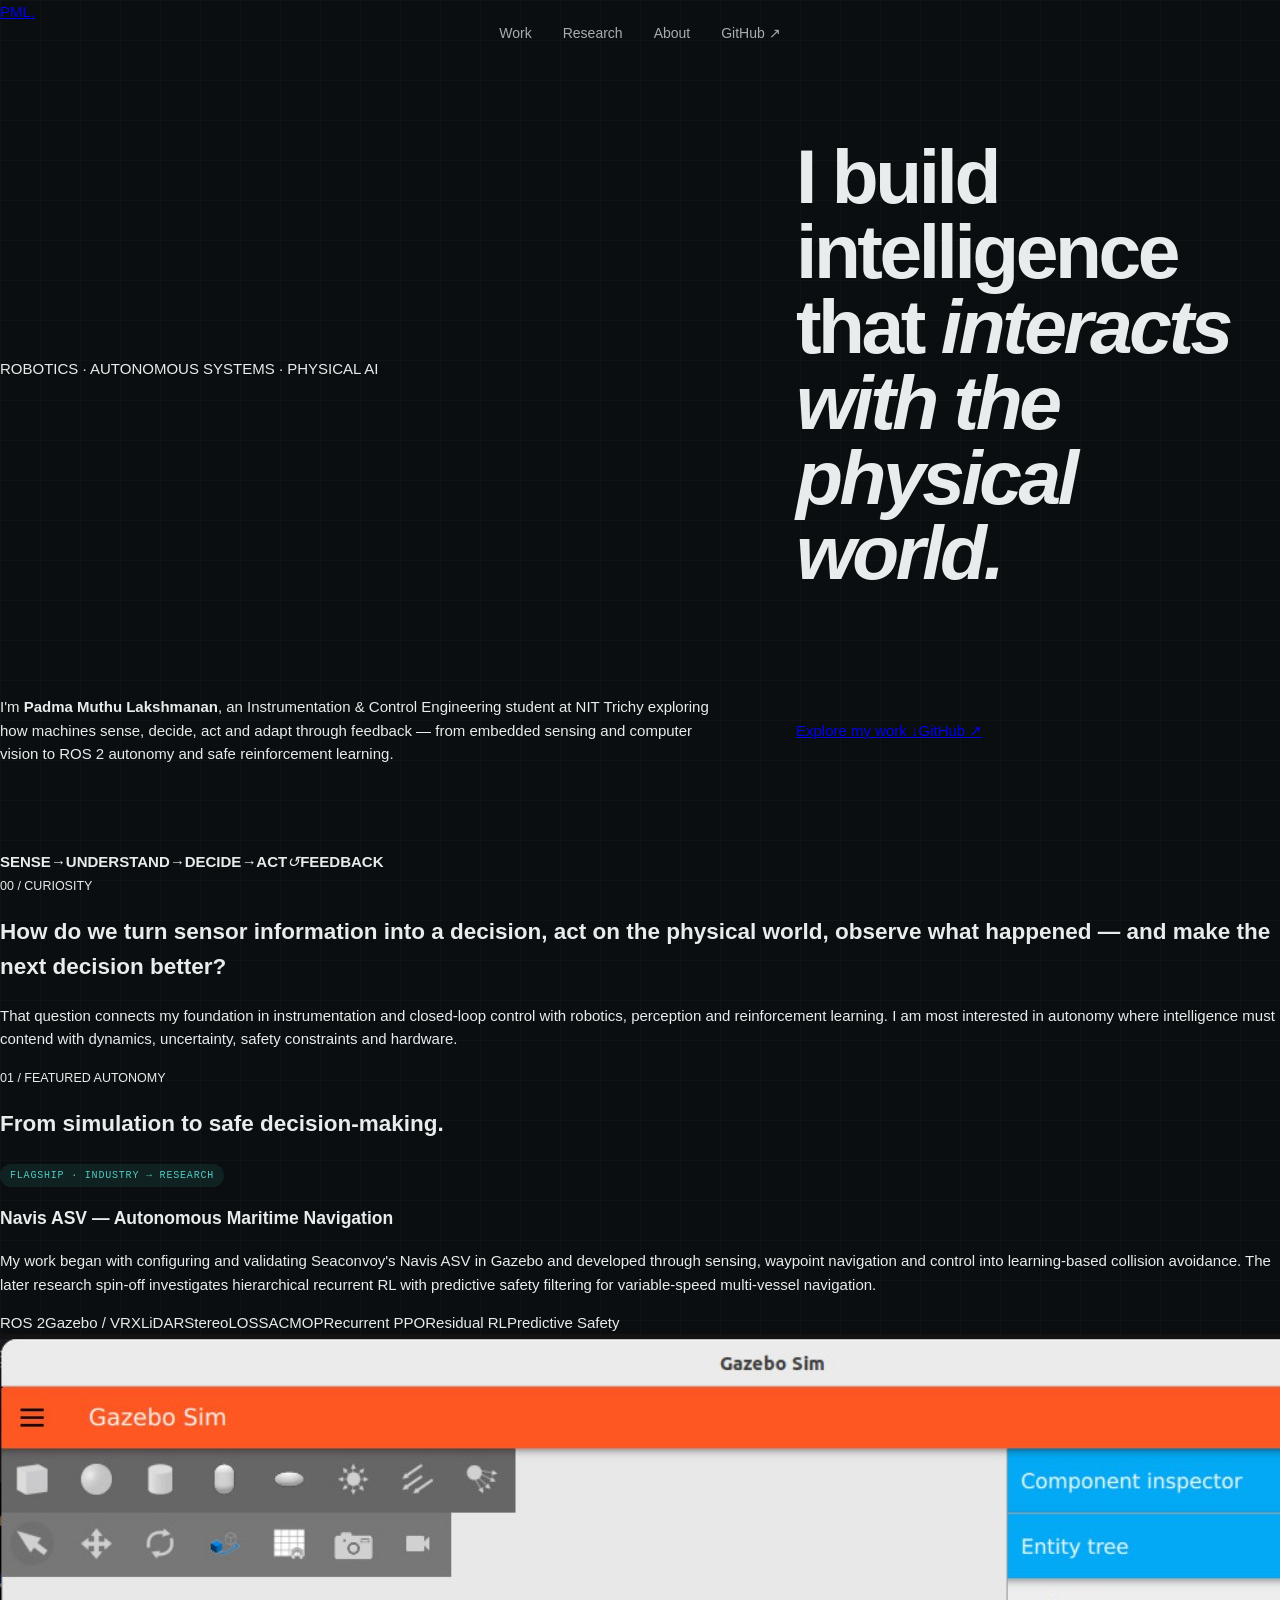
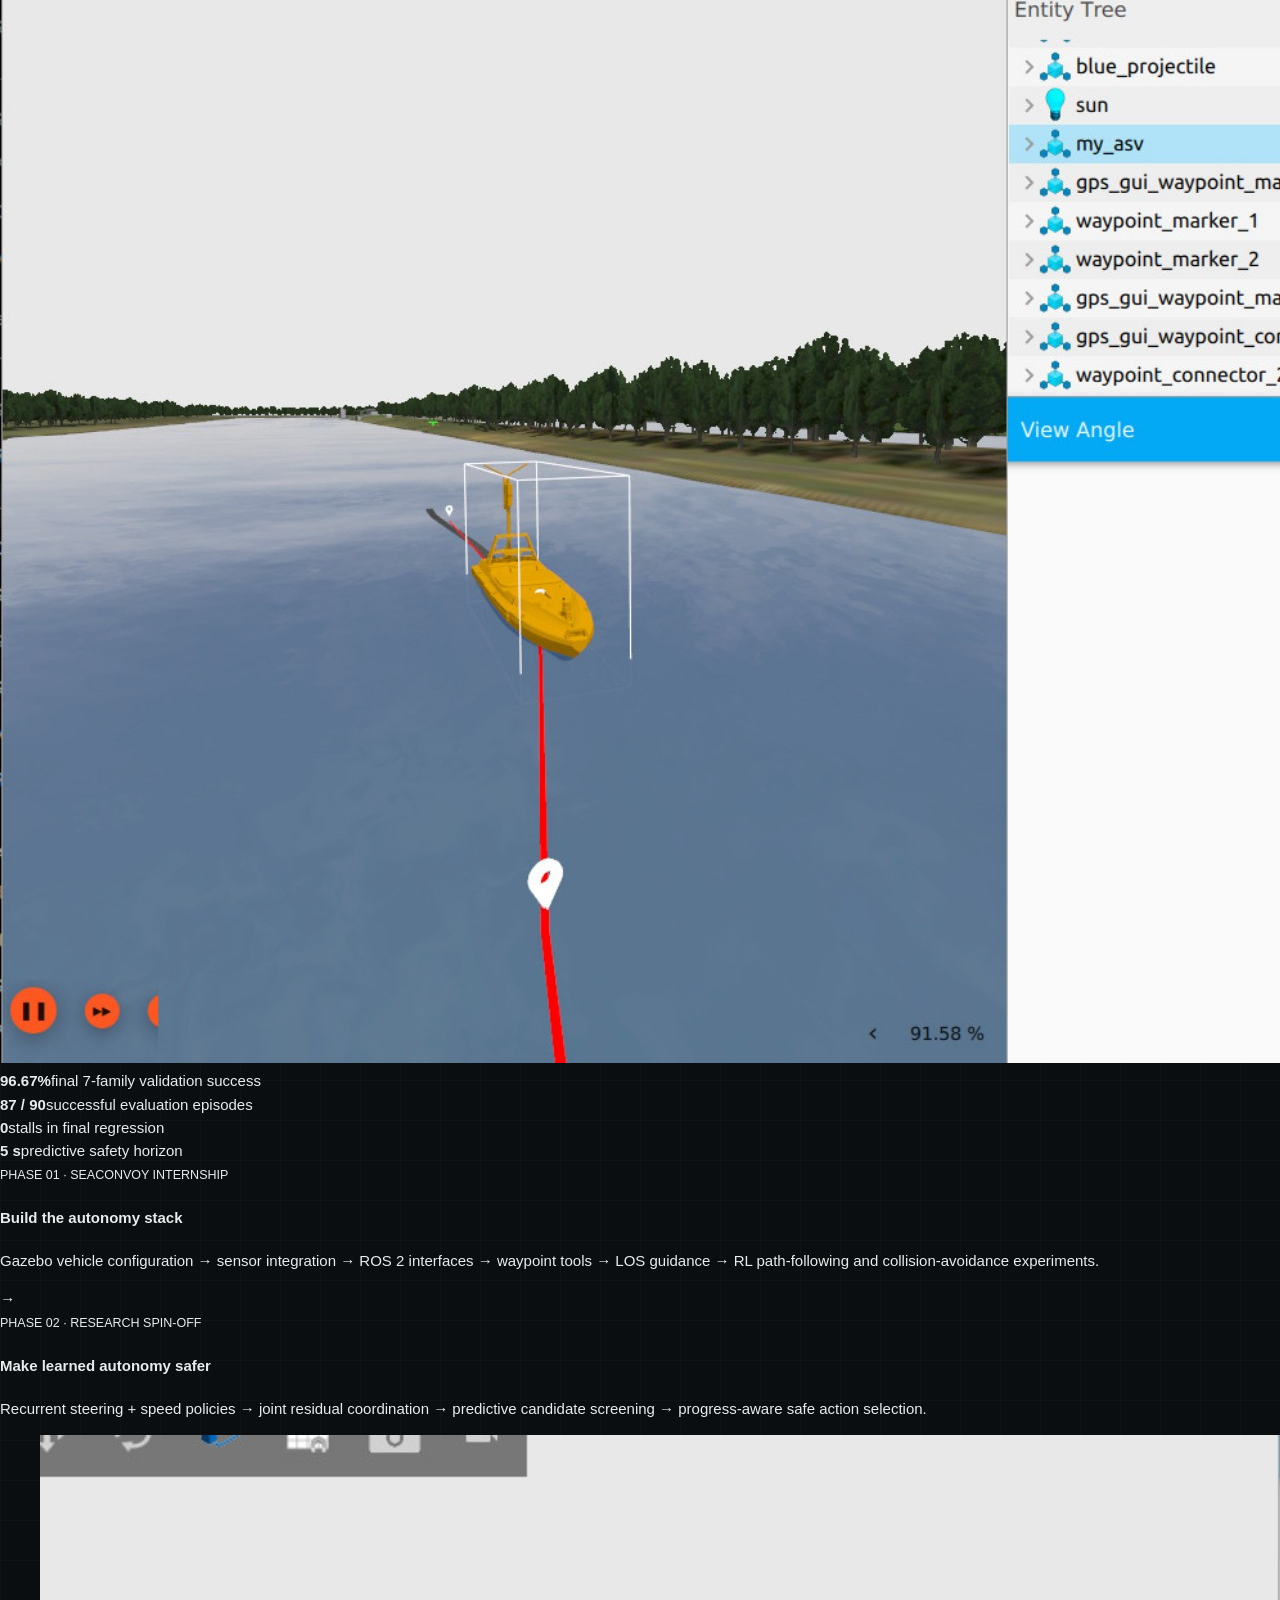
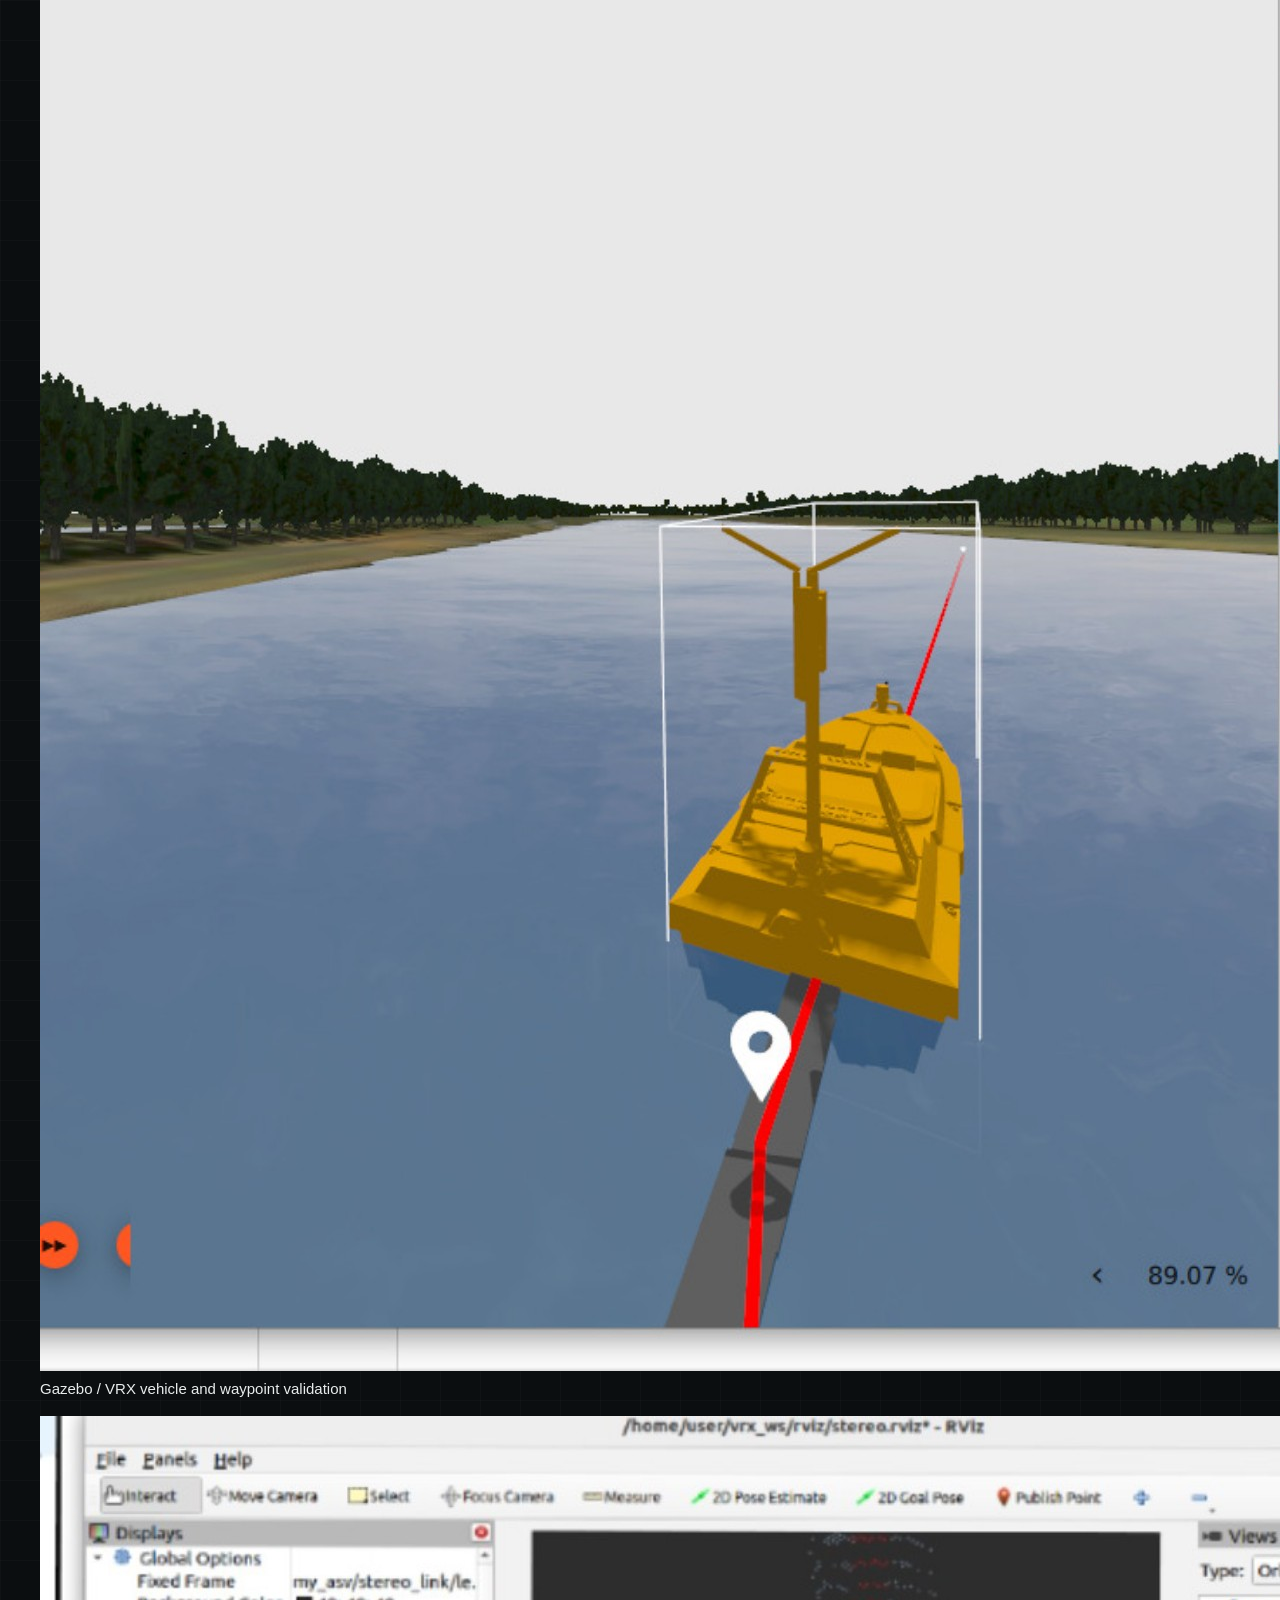
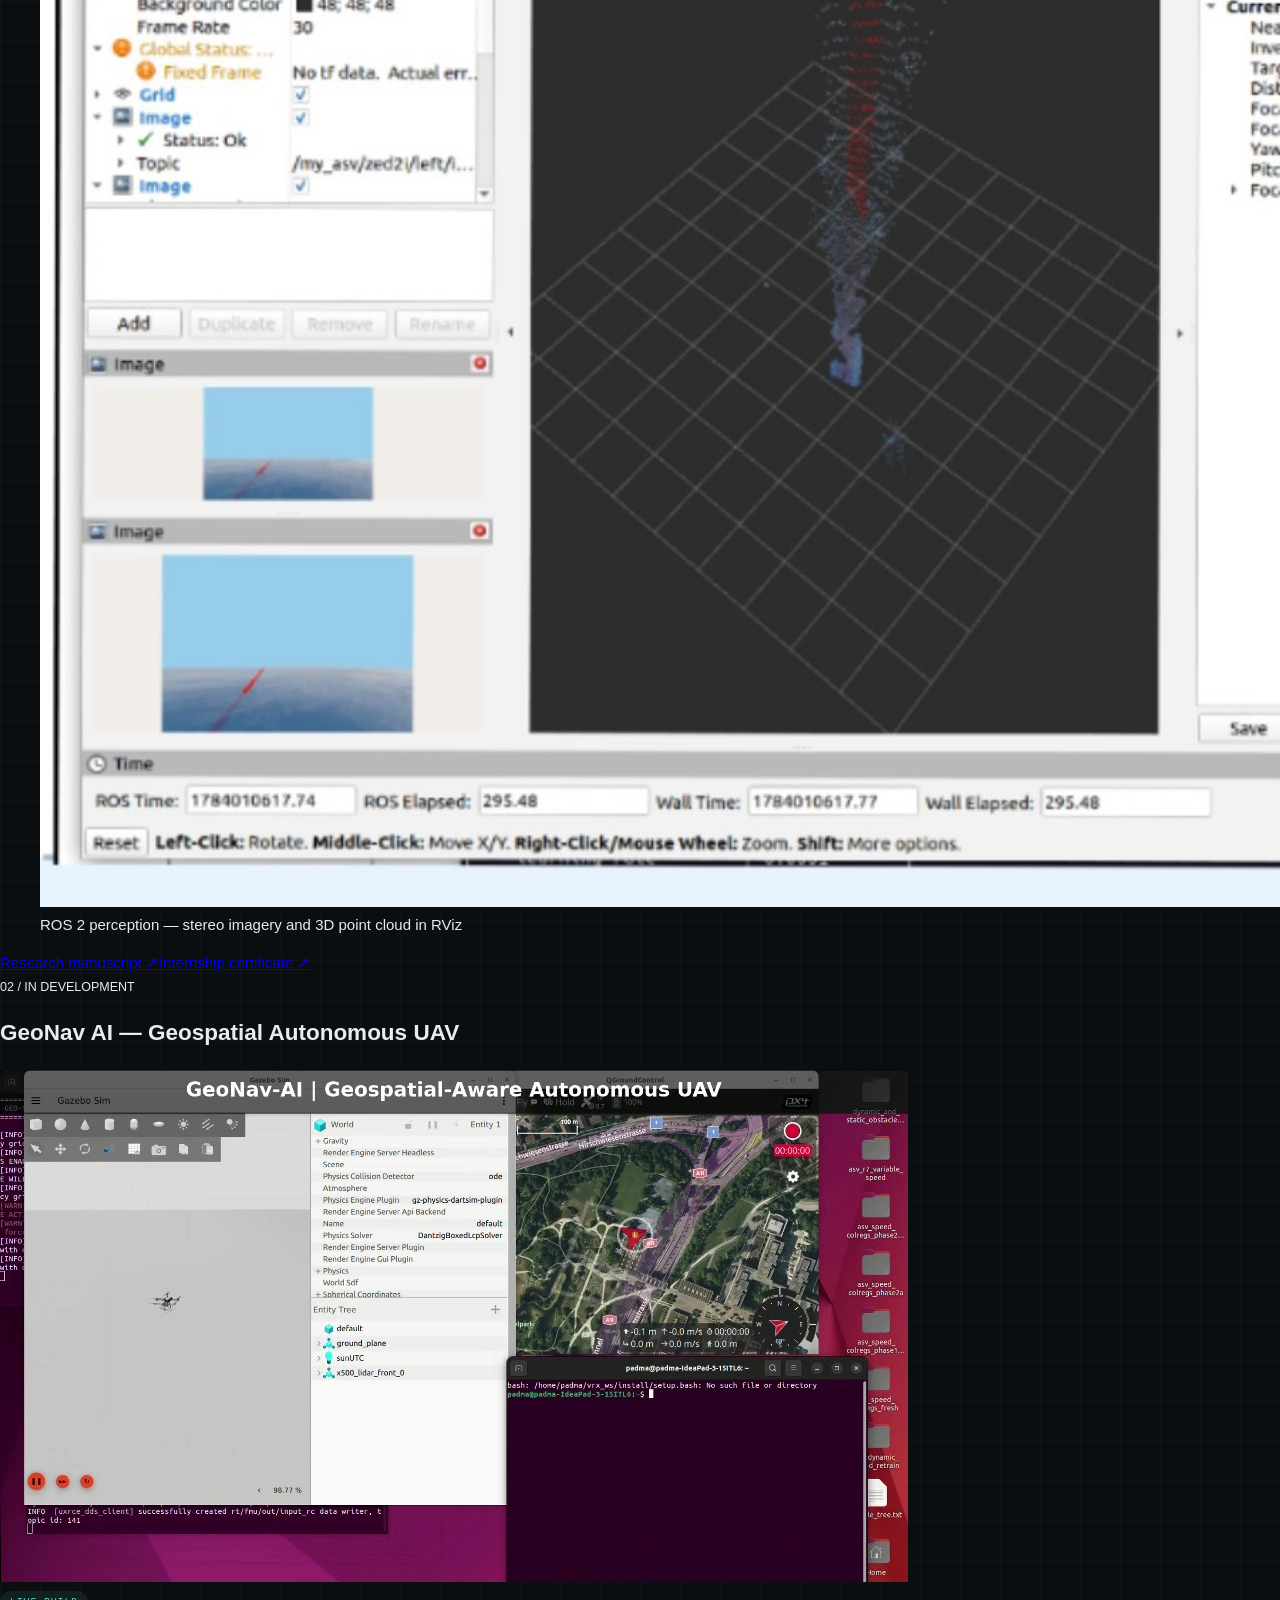
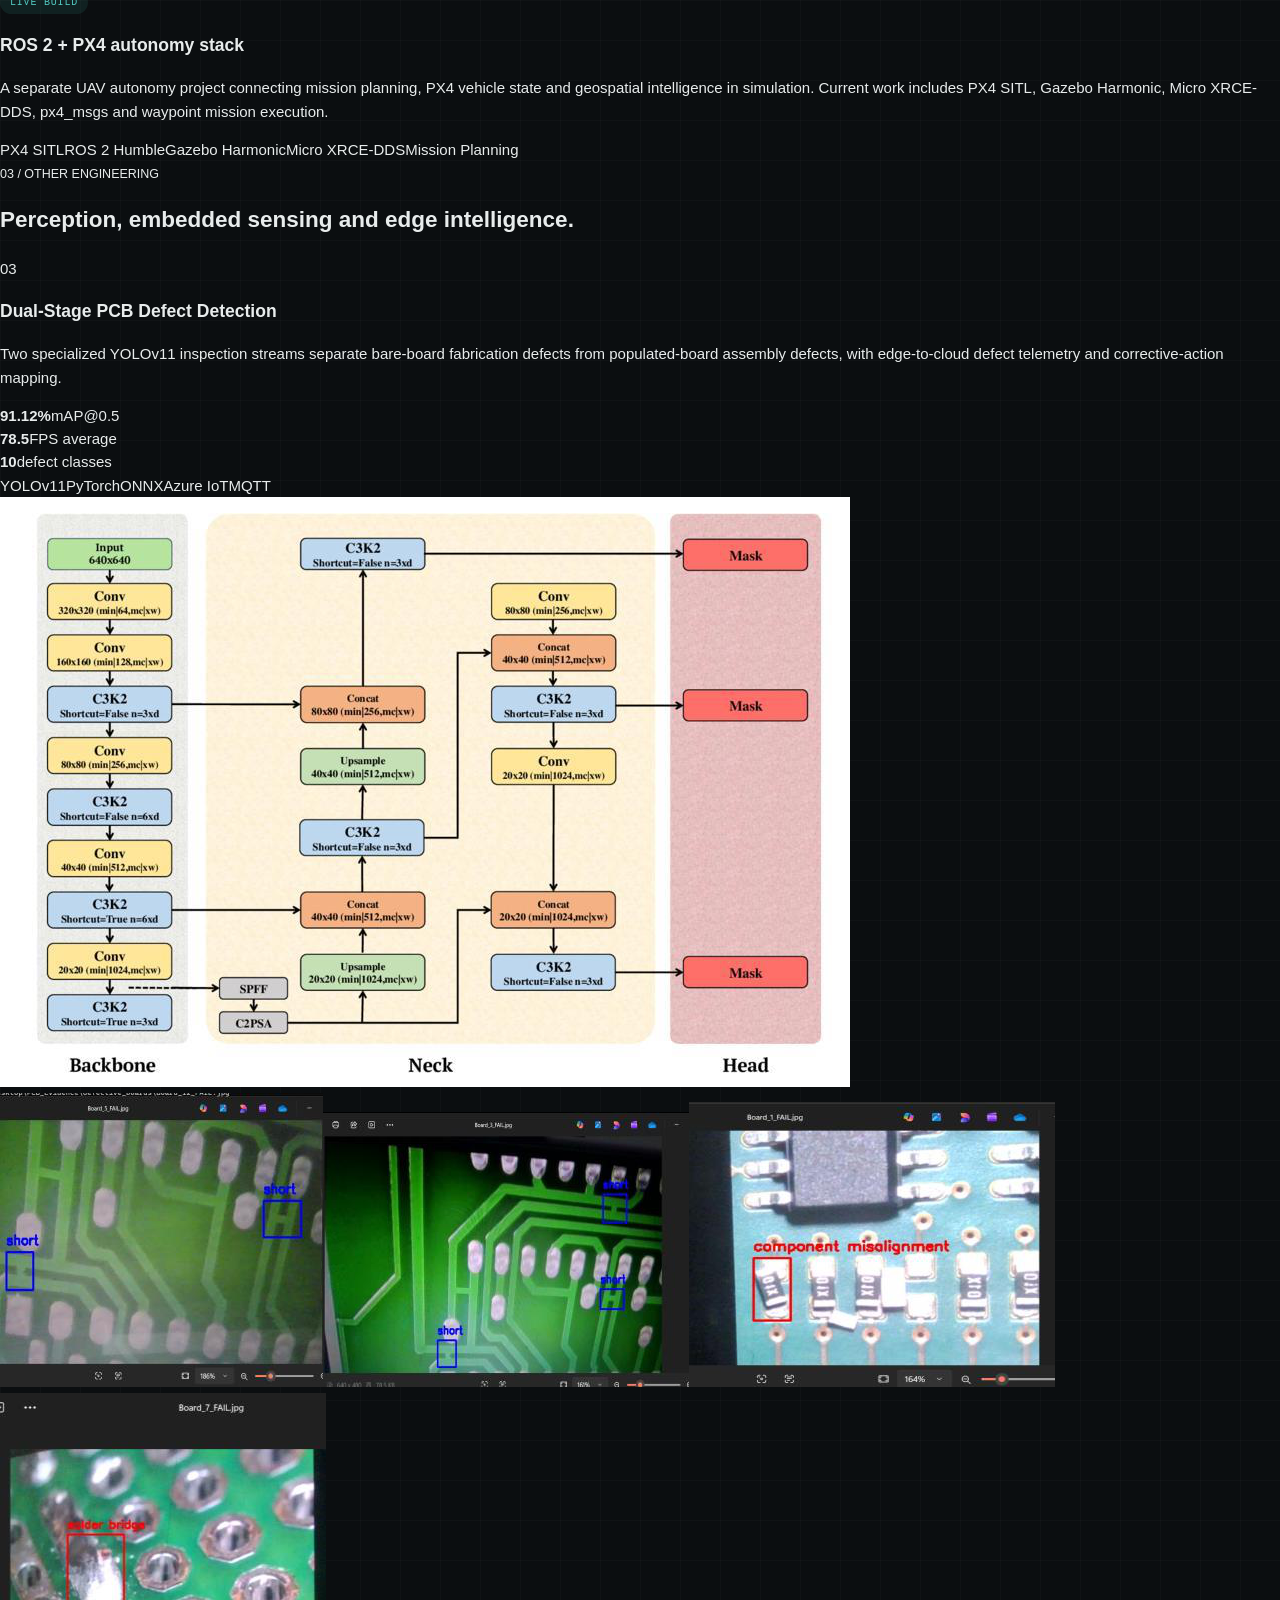
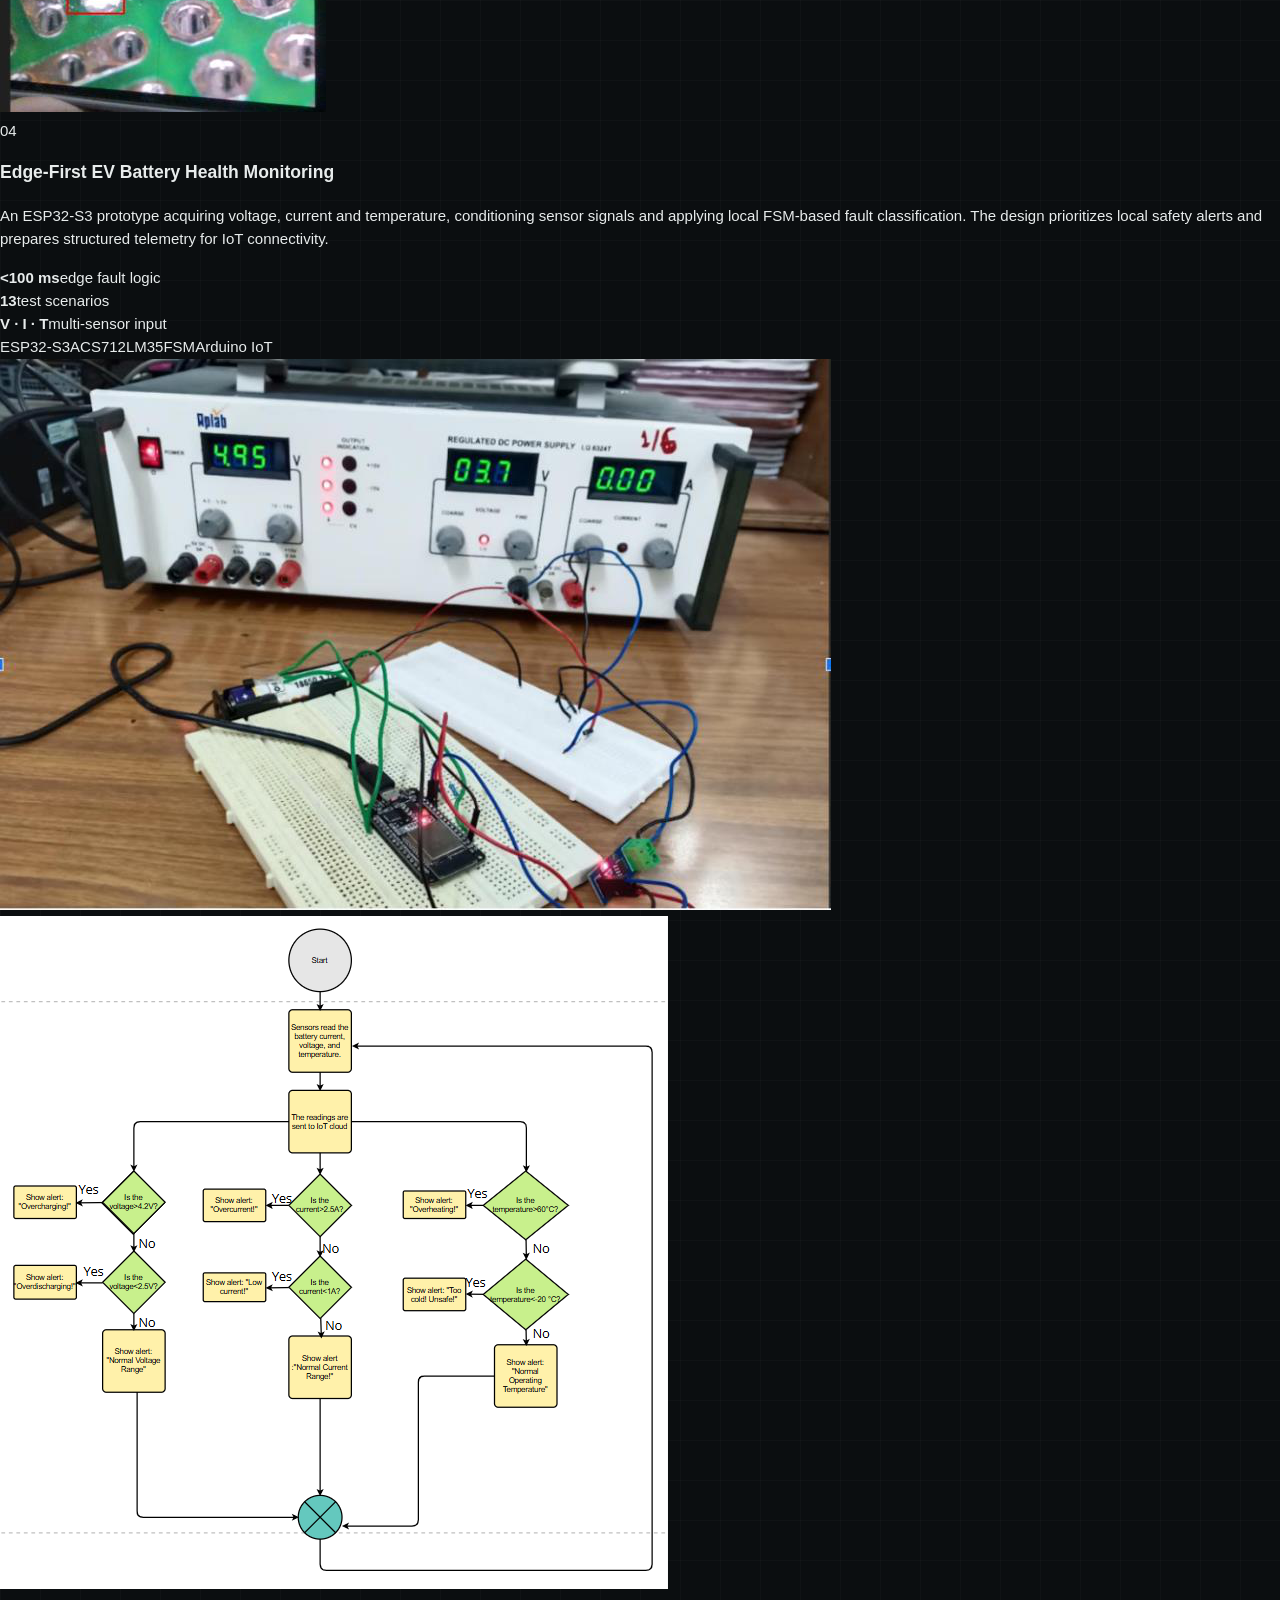
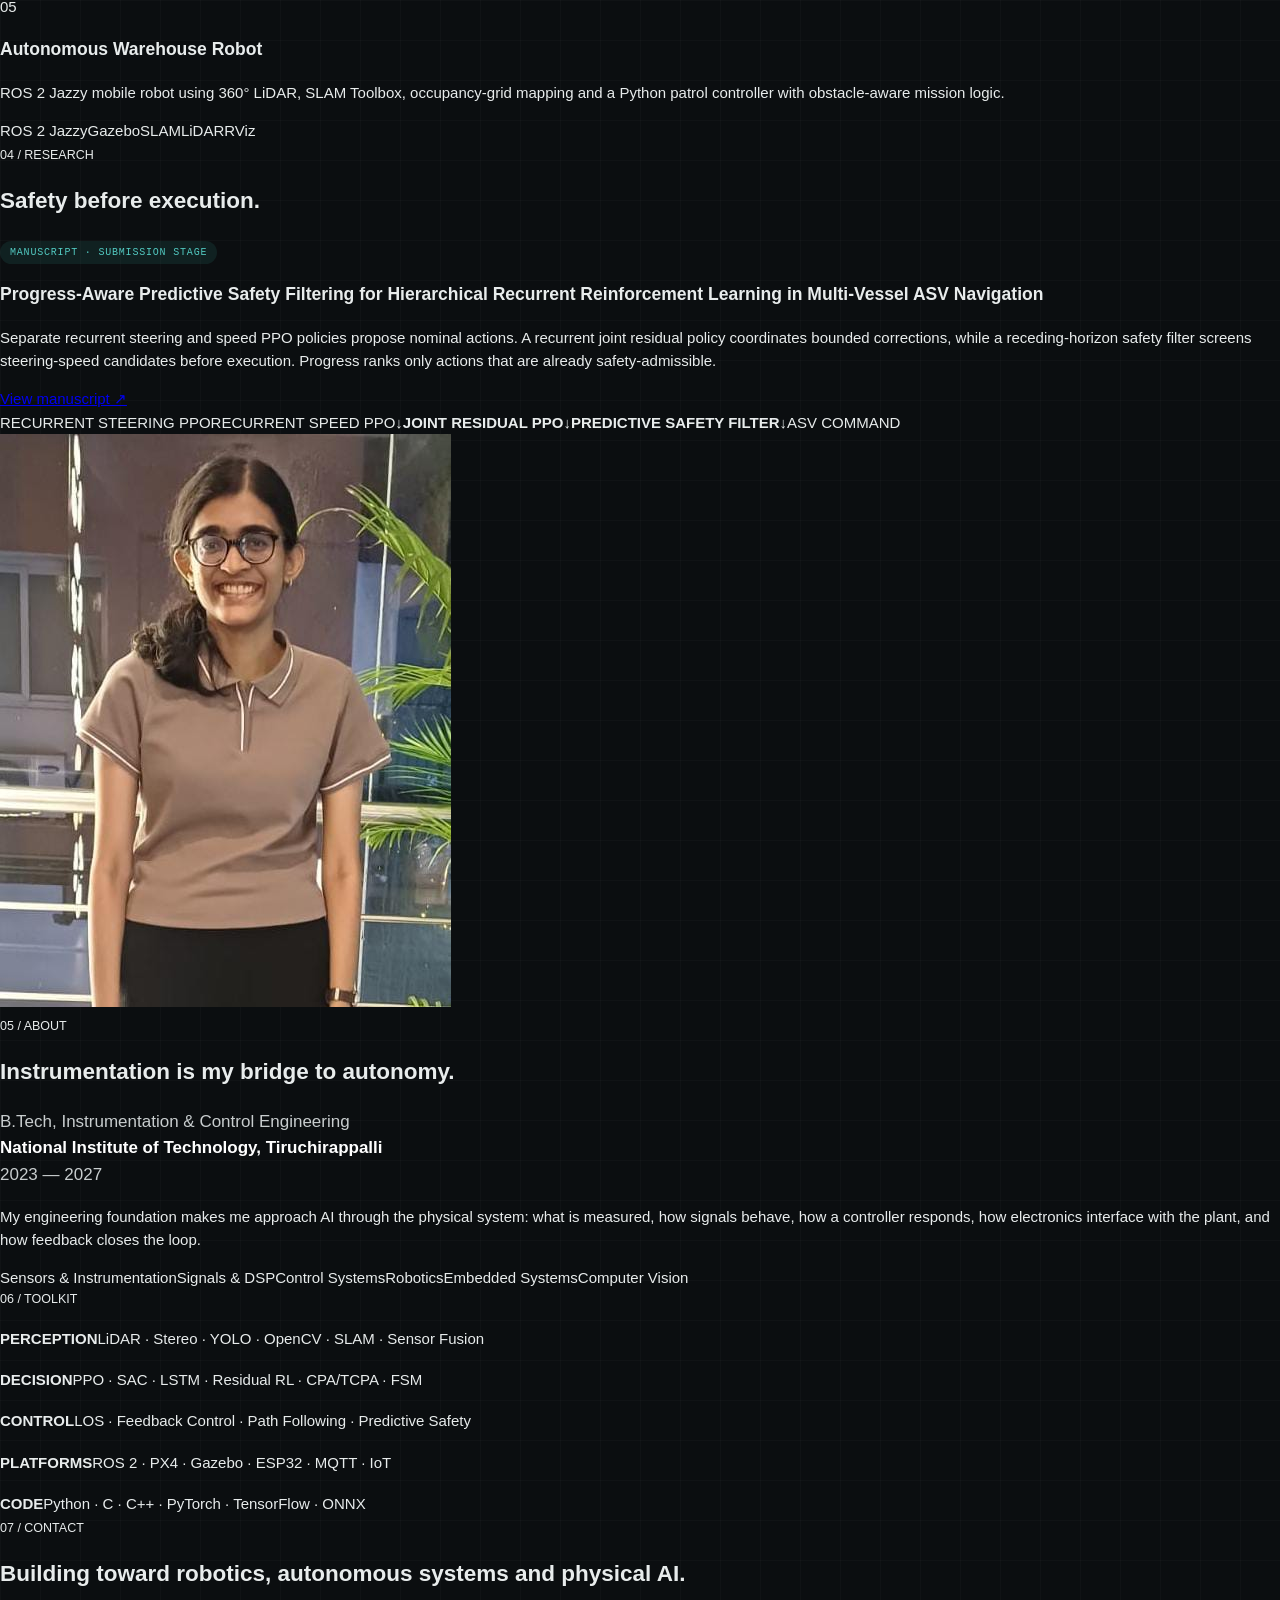
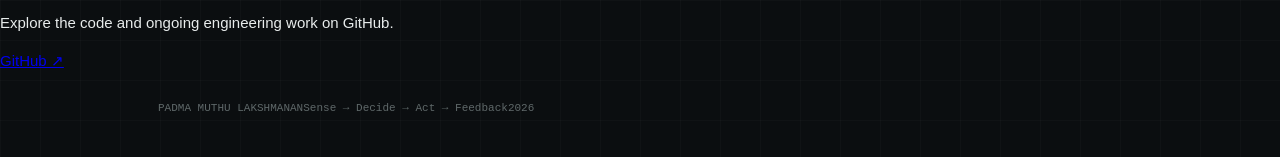
<file: index_fixed.html>
<!doctype html><html lang="en"><head><meta charset="utf-8"><meta name="viewport" content="width=device-width,initial-scale=1"><meta name="description" content="Padma Muthu Lakshmanan — Robotics, Autonomous Systems and Physical AI"><title>Padma Muthu Lakshmanan | Physical AI & Autonomous Systems</title><link rel="stylesheet" href="styles.css"></head><body>
<header><a class="logo" href="#top">PML<span>.</span></a><nav><a href="#work">Work</a><a href="#research">Research</a><a href="#about">About</a><a href="https://github.com/Padma1320" target="_blank">GitHub ↗</a></nav></header>
<main id="top">
<section class="hero"><div class="kicker">ROBOTICS · AUTONOMOUS SYSTEMS · PHYSICAL AI</div><h1>I build intelligence that <em>interacts with the physical world.</em></h1><p>I'm <strong>Padma Muthu Lakshmanan</strong>, an Instrumentation & Control Engineering student at NIT Trichy exploring how machines sense, decide, act and adapt through feedback — from embedded sensing and computer vision to ROS 2 autonomy and safe reinforcement learning.</p><div class="cta"><a class="btn hot" href="#work">Explore my work ↓</a><a class="btn" href="https://github.com/Padma1320" target="_blank">GitHub ↗</a></div><div class="loop"><b>SENSE</b><i>→</i><b>UNDERSTAND</b><i>→</i><b>DECIDE</b><i>→</i><b>ACT</b><i>↺</i><b>FEEDBACK</b></div></section>
<section class="question"><small>00 / CURIOSITY</small><h2>How do we turn sensor information into a decision, act on the physical world, observe what happened — and make the next decision better?</h2><p>That question connects my foundation in instrumentation and closed-loop control with robotics, perception and reinforcement learning. I am most interested in autonomy where intelligence must contend with dynamics, uncertainty, safety constraints and hardware.</p></section>
<section id="work"><div class="sectionTitle"><small>01 / FEATURED AUTONOMY</small><h2>From simulation to safe decision-making.</h2></div>
<article class="flag"><div class="flagCopy"><div class="status">FLAGSHIP · INDUSTRY → RESEARCH</div><h3>Navis ASV — Autonomous Maritime Navigation</h3><p>My work began with configuring and validating Seaconvoy's Navis ASV in Gazebo and developed through sensing, waypoint navigation and control into learning-based collision avoidance. The later research spin-off investigates hierarchical recurrent RL with predictive safety filtering for variable-speed multi-vessel navigation.</p><div class="tags"><span>ROS 2</span><span>Gazebo / VRX</span><span>LiDAR</span><span>Stereo</span><span>LOS</span><span>SAC</span><span>MOP</span><span>Recurrent PPO</span><span>Residual RL</span><span>Predictive Safety</span></div></div><img class="heroimg" src="asv-waypoint.jpg" alt="Navis ASV following a waypoint path in Gazebo"></article>
<div class="metrics"><div><b>96.67%</b><span>final 7-family validation success</span></div><div><b>87 / 90</b><span>successful evaluation episodes</span></div><div><b>0</b><span>stalls in final regression</span></div><div><b>5 s</b><span>predictive safety horizon</span></div></div>
<div class="timeline"><div><small>PHASE 01 · SEACONVOY INTERNSHIP</small><h4>Build the autonomy stack</h4><p>Gazebo vehicle configuration → sensor integration → ROS 2 interfaces → waypoint tools → LOS guidance → RL path-following and collision-avoidance experiments.</p></div><i>→</i><div><small>PHASE 02 · RESEARCH SPIN-OFF</small><h4>Make learned autonomy safer</h4><p>Recurrent steering + speed policies → joint residual coordination → predictive candidate screening → progress-aware safe action selection.</p></div></div>
<div class="mediaGrid"><figure><img src="asv-close.jpg" alt="Close view of Navis ASV in Gazebo"><figcaption>Gazebo / VRX vehicle and waypoint validation</figcaption></figure><figure><img src="asv-rviz.jpg" alt="Stereo point cloud visualized in RViz"><figcaption>ROS 2 perception — stereo imagery and 3D point cloud in RViz</figcaption></figure></div>
<div class="doclinks"><a href="asv-research-paper.pdf" target="_blank">Research manuscript ↗</a><a href="seaconvoy-internship-certificate.pdf" target="_blank">Internship certificate ↗</a></div>
</section>
<section class="geonav"><div class="sectionTitle"><small>02 / IN DEVELOPMENT</small><h2>GeoNav AI — Geospatial Autonomous UAV</h2></div><div class="videoWrap"><video controls playsinline preload="metadata" poster="geonav-poster.jpg"><source src="geonav-demo.mp4" type="video/mp4"></video><div class="videoCopy"><div class="status green">LIVE BUILD</div><h3>ROS 2 + PX4 autonomy stack</h3><p>A separate UAV autonomy project connecting mission planning, PX4 vehicle state and geospatial intelligence in simulation. Current work includes PX4 SITL, Gazebo Harmonic, Micro XRCE-DDS, px4_msgs and waypoint mission execution.</p><div class="tags"><span>PX4 SITL</span><span>ROS 2 Humble</span><span>Gazebo Harmonic</span><span>Micro XRCE-DDS</span><span>Mission Planning</span></div></div></div></section>
<section class="other"><div class="sectionTitle"><small>03 / OTHER ENGINEERING</small><h2>Perception, embedded sensing and edge intelligence.</h2></div>
<article class="project"><div class="copy"><span class="num">03</span><h3>Dual-Stage PCB Defect Detection</h3><p>Two specialized YOLOv11 inspection streams separate bare-board fabrication defects from populated-board assembly defects, with edge-to-cloud defect telemetry and corrective-action mapping.</p><div class="metrics compact"><div><b>91.12%</b><span>mAP@0.5</span></div><div><b>78.5</b><span>FPS average</span></div><div><b>10</b><span>defect classes</span></div></div><div class="tags"><span>YOLOv11</span><span>PyTorch</span><span>ONNX</span><span>Azure IoT</span><span>MQTT</span></div></div><div class="pcbVisual"><img class="pipeline" src="pcb-pipeline.png" alt="Dual-stage PCB defect detection architecture"><div class="detects"><img src="pcb-detect-1.png" alt="PCB detection result"><img src="pcb-detect-2.png" alt="PCB detection result"><img src="pcb-detect-3.png" alt="PCB detection result"><img src="pcb-detect-4.png" alt="PCB detection result"></div></div></article>
<article class="project reverse"><div class="copy"><span class="num">04</span><h3>Edge-First EV Battery Health Monitoring</h3><p>An ESP32-S3 prototype acquiring voltage, current and temperature, conditioning sensor signals and applying local FSM-based fault classification. The design prioritizes local safety alerts and prepares structured telemetry for IoT connectivity.</p><div class="metrics compact"><div><b>&lt;100 ms</b><span>edge fault logic</span></div><div><b>13</b><span>test scenarios</span></div><div><b>V · I · T</b><span>multi-sensor input</span></div></div><div class="tags"><span>ESP32-S3</span><span>ACS712</span><span>LM35</span><span>FSM</span><span>Arduino IoT</span></div></div><div class="evVisual"><img src="ev-hardware.png" alt="EV battery health monitoring experimental hardware"><img src="ev-fsm.png" alt="Battery safety state machine"></div></article>
<article class="mini"><span class="num">05</span><div><h3>Autonomous Warehouse Robot</h3><p>ROS 2 Jazzy mobile robot using 360° LiDAR, SLAM Toolbox, occupancy-grid mapping and a Python patrol controller with obstacle-aware mission logic.</p></div><div class="tags"><span>ROS 2 Jazzy</span><span>Gazebo</span><span>SLAM</span><span>LiDAR</span><span>RViz</span></div></article></section>
<section id="research" class="research"><div class="sectionTitle"><small>04 / RESEARCH</small><h2>Safety before execution.</h2></div><div class="paper"><div><div class="status">MANUSCRIPT · SUBMISSION STAGE</div><h3>Progress-Aware Predictive Safety Filtering for Hierarchical Recurrent Reinforcement Learning in Multi-Vessel ASV Navigation</h3><p>Separate recurrent steering and speed PPO policies propose nominal actions. A recurrent joint residual policy coordinates bounded corrections, while a receding-horizon safety filter screens steering-speed candidates before execution. Progress ranks only actions that are already safety-admissible.</p><a class="btn" href="asv-research-paper.pdf" target="_blank">View manuscript ↗</a></div><div class="arch"><span>RECURRENT STEERING PPO</span><span>RECURRENT SPEED PPO</span><i>↓</i><strong>JOINT RESIDUAL PPO</strong><i>↓</i><strong>PREDICTIVE SAFETY FILTER</strong><i>↓</i><span>ASV COMMAND</span></div></div></section>
<section id="about" class="about"><div class="portrait"><img src="portrait.jpg" alt="Padma Muthu Lakshmanan"></div><div><small>05 / ABOUT</small><h2>Instrumentation is my bridge to autonomy.</h2><p class="lead">B.Tech, Instrumentation & Control Engineering<br><strong>National Institute of Technology, Tiruchirappalli</strong><br>2023 — 2027</p><p>My engineering foundation makes me approach AI through the physical system: what is measured, how signals behave, how a controller responds, how electronics interface with the plant, and how feedback closes the loop.</p><div class="foundation"><span>Sensors & Instrumentation</span><span>Signals & DSP</span><span>Control Systems</span><span>Robotics</span><span>Embedded Systems</span><span>Computer Vision</span></div></div></section>
<section class="stack"><small>06 / TOOLKIT</small><div><b>PERCEPTION</b><span>LiDAR · Stereo · YOLO · OpenCV · SLAM · Sensor Fusion</span></div><div><b>DECISION</b><span>PPO · SAC · LSTM · Residual RL · CPA/TCPA · FSM</span></div><div><b>CONTROL</b><span>LOS · Feedback Control · Path Following · Predictive Safety</span></div><div><b>PLATFORMS</b><span>ROS 2 · PX4 · Gazebo · ESP32 · MQTT · IoT</span></div><div><b>CODE</b><span>Python · C · C++ · PyTorch · TensorFlow · ONNX</span></div></section>
<section class="contact"><small>07 / CONTACT</small><h2>Building toward robotics, autonomous systems and physical AI.</h2><p>Explore the code and ongoing engineering work on GitHub.</p><a class="btn hot" href="https://github.com/Padma1320" target="_blank">GitHub ↗</a></section>
</main><footer><span>PADMA MUTHU LAKSHMANAN</span><span>Sense → Decide → Act → Feedback</span><span>2026</span></footer><script src="script.js"></script></body></html>
</file>
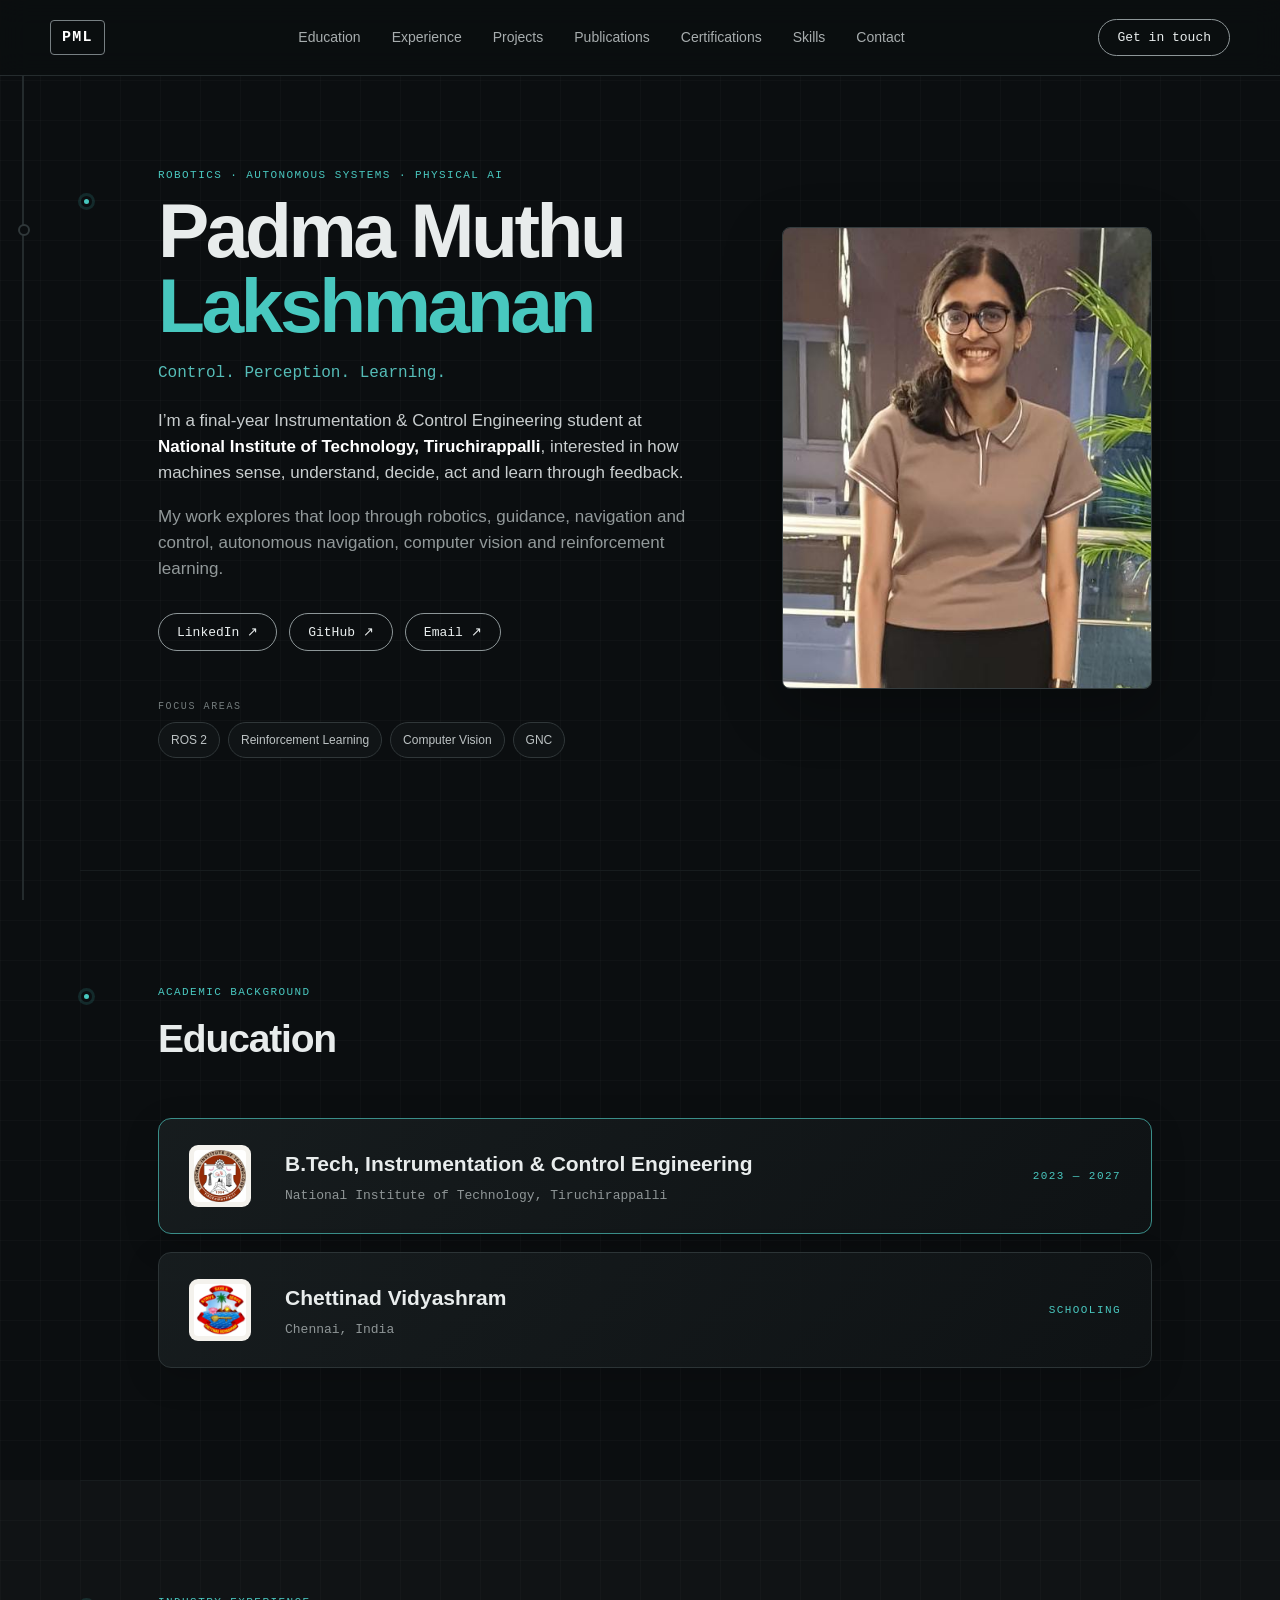
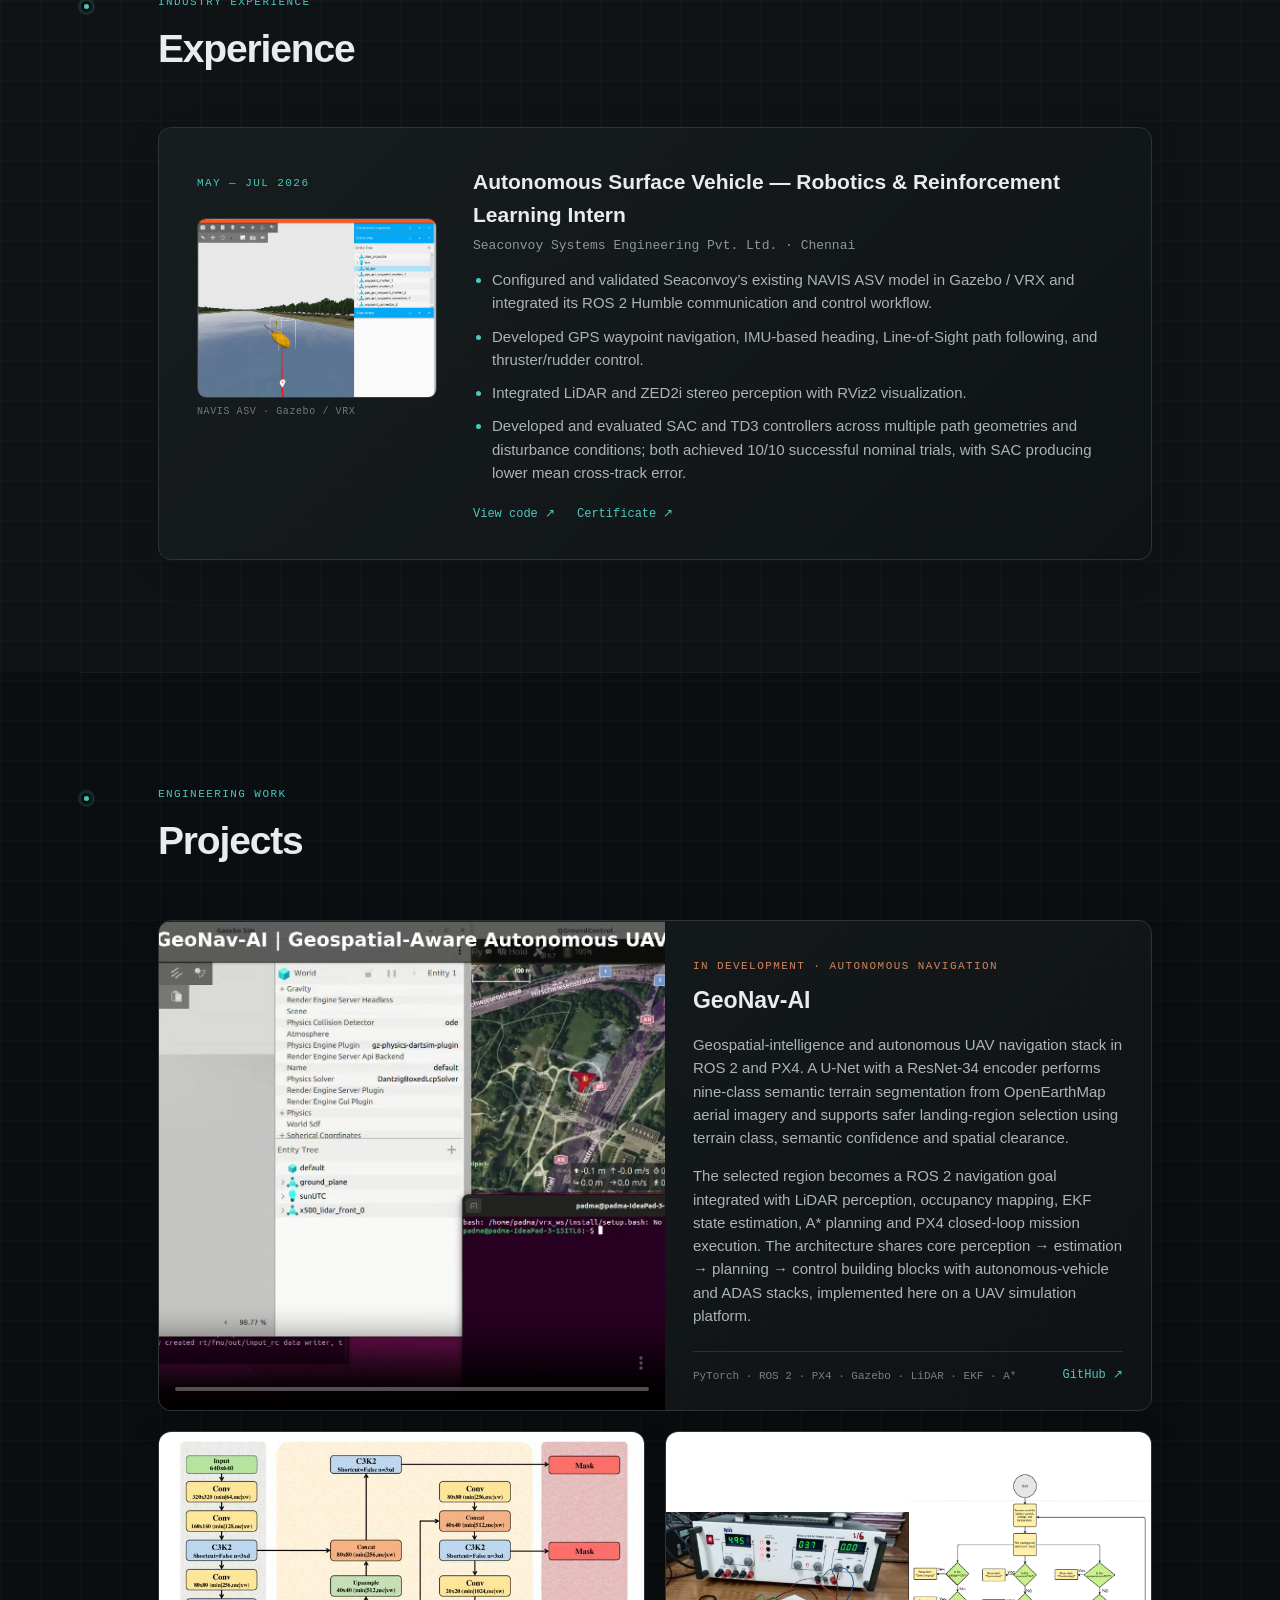
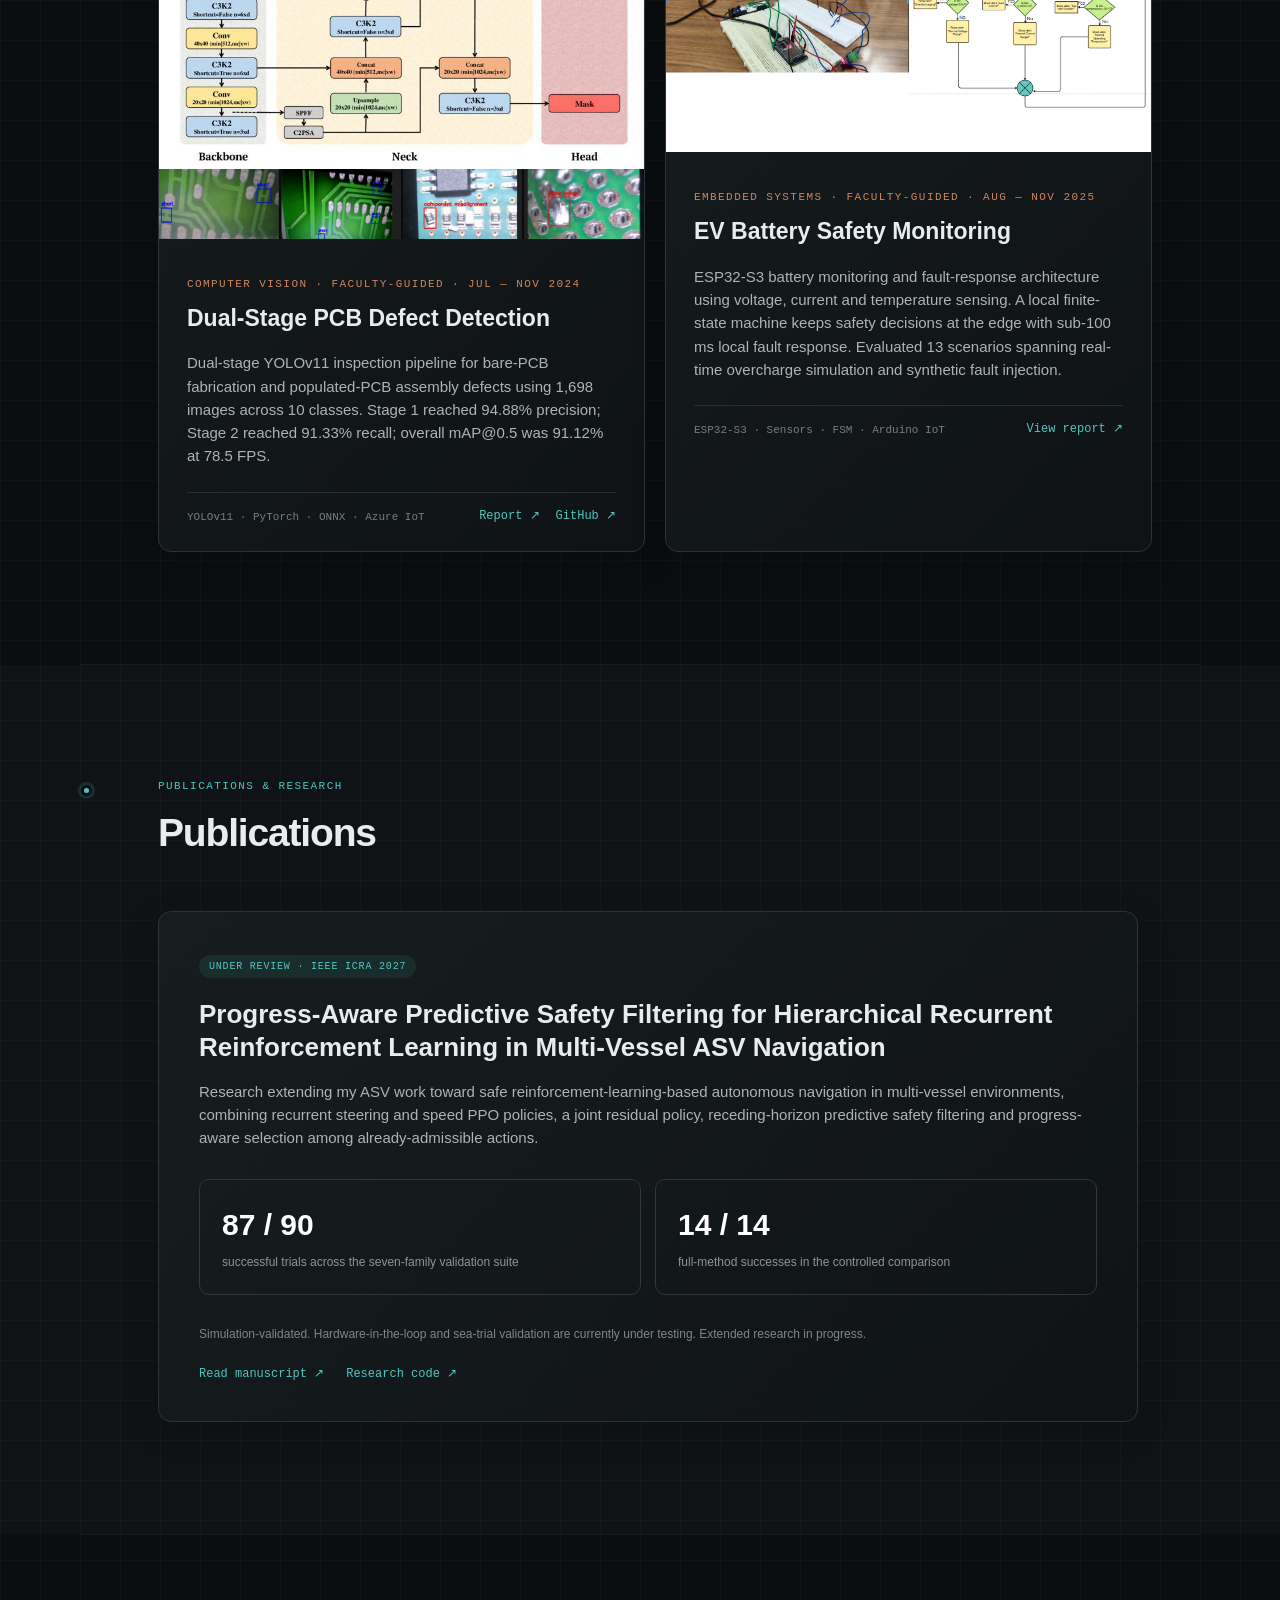
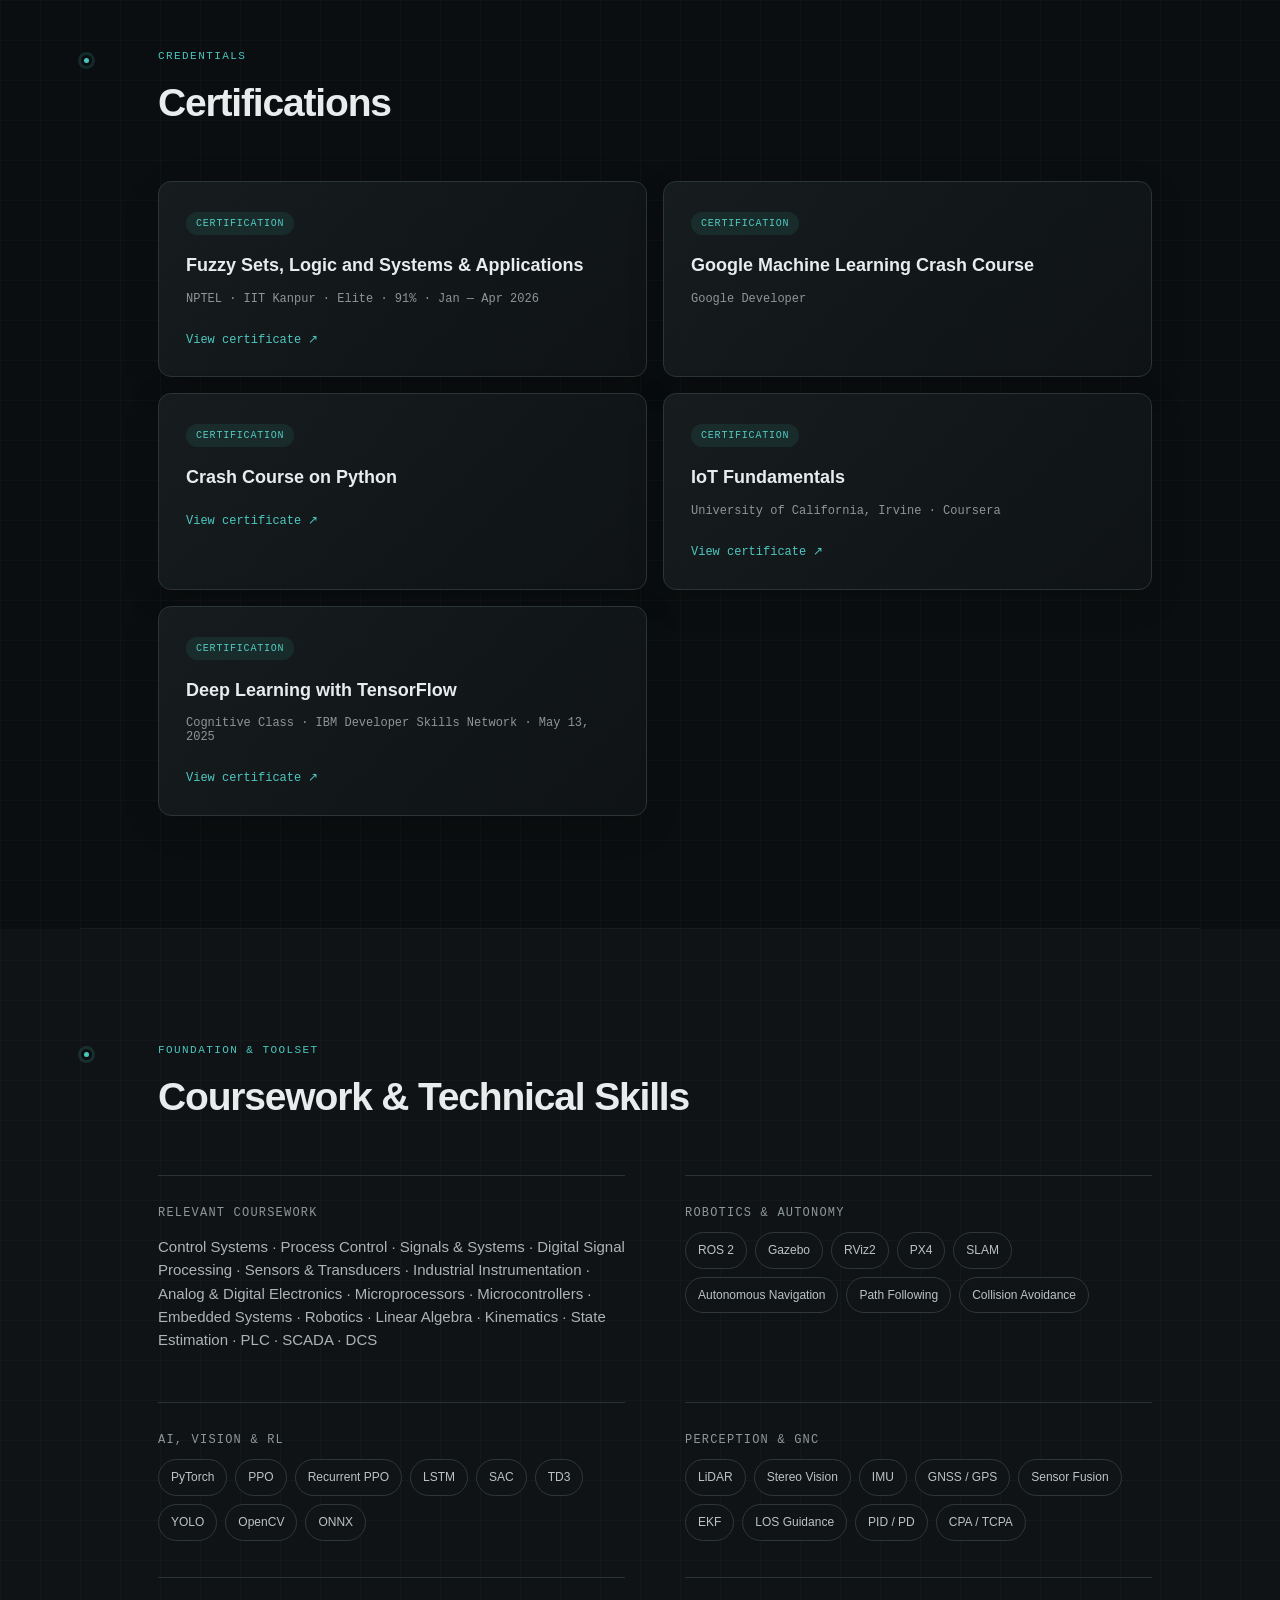
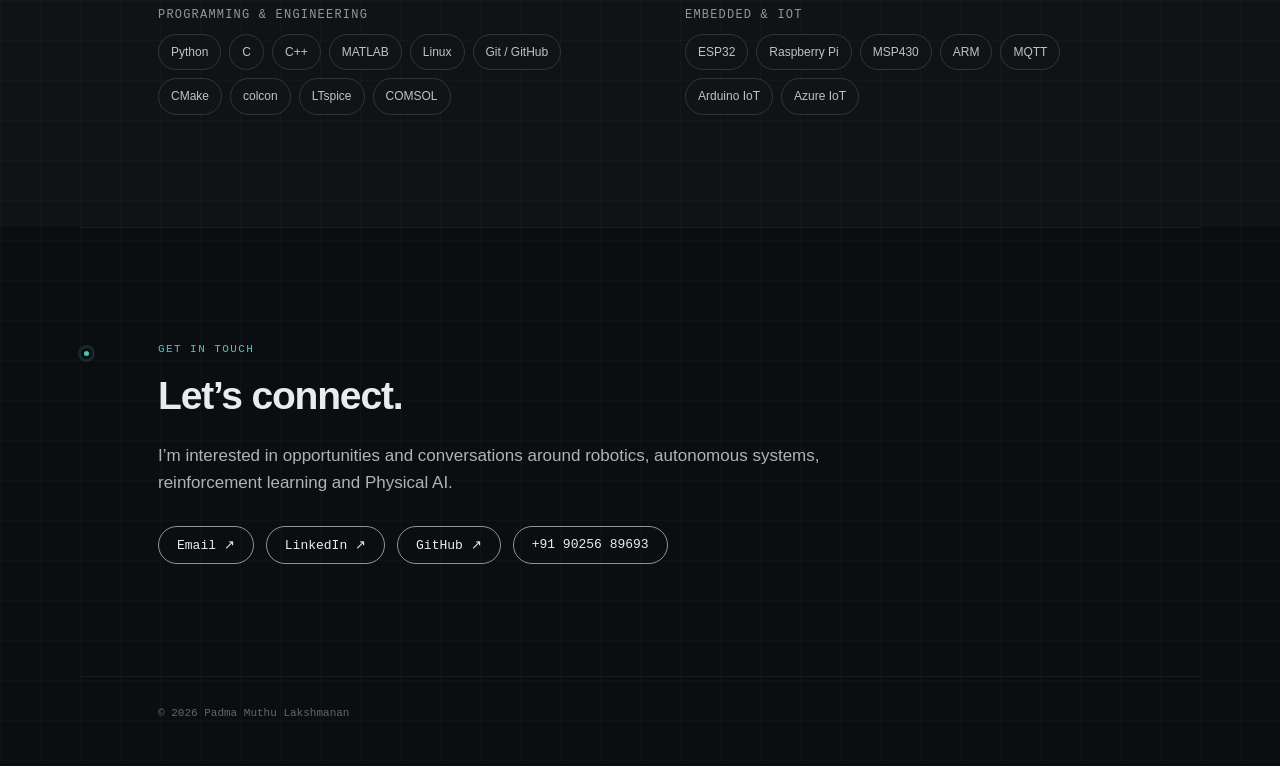
<file: index_updated_publications.html>
<!doctype html>
<html lang="en">
<head>
  <meta charset="utf-8">
  <meta name="viewport" content="width=device-width,initial-scale=1">
  <meta name="description" content="Padma Muthu Lakshmanan — Robotics, Autonomous Systems and Physical AI">
  <title>Padma Muthu Lakshmanan</title>
  <link rel="stylesheet" href="styles.css">
</head>
<body>
<div class="progress-rail" aria-hidden="true"><span class="progress-fill"></span></div>

<header class="site-header">
  <a class="brand" href="#home">PML</a>
  <button class="menu" aria-label="Toggle navigation">Menu</button>
  <nav>
    <a href="#education">Education</a><a href="#experience">Experience</a>
    <a href="#projects">Projects</a><a href="#publications">Publications</a>
    <a href="#certifications">Certifications</a><a href="#skills">Skills</a><a href="#contact">Contact</a>
  </nav>
  <a class="contact-button" href="#contact">Get in touch</a>
</header>

<main>
<section id="home" class="hero section-shell">
  <span class="timeline-dot"></span>
  <div class="hero-copy">
    <p class="eyebrow">ROBOTICS · AUTONOMOUS SYSTEMS · PHYSICAL AI</p>
    <h1>Padma Muthu<br><span>Lakshmanan</span></h1>
    <p class="hero-fields">Control. Perception. Learning.</p>
    <p class="lead">I’m a final-year Instrumentation &amp; Control Engineering student at <strong>National Institute of Technology, Tiruchirappalli</strong>, interested in how machines sense, understand, decide, act and learn through feedback.</p>
    <p class="lead muted">My work explores that loop through robotics, guidance, navigation and control, autonomous navigation, computer vision and reinforcement learning.</p>
    <div class="hero-actions">
      <a href="https://www.linkedin.com/in/padma-muthu-lakshmanan-48a4aa2b0" target="_blank" rel="noreferrer">LinkedIn ↗</a>
      <a href="https://github.com/Padma1320" target="_blank" rel="noreferrer">GitHub ↗</a>
      <a href="mailto:pmlinterset@gmail.com">Email ↗</a>
    </div>
    <div class="worked-with">
      <p>FOCUS AREAS</p>
      <div class="focus-chips"><span>ROS 2</span><span>Reinforcement Learning</span><span>Computer Vision</span><span>GNC</span></div>
    </div>
  </div>
  <div class="portrait-frame"><img src="portrait.jpg" alt="Padma Muthu Lakshmanan"></div>
</section>

<section id="education" class="section-shell">
  <span class="timeline-dot"></span>
  <header class="section-title"><p class="eyebrow">ACADEMIC BACKGROUND</p><h2>Education</h2></header>
  <div class="stack">
    <article class="card education-card accent-card">
      <img class="edu-logo" src="nit-trichy-logo.png" alt="National Institute of Technology, Tiruchirappalli emblem">
      <div class="edu-copy"><h3>B.Tech, Instrumentation &amp; Control Engineering</h3><p class="sub">National Institute of Technology, Tiruchirappalli</p></div>
      <div class="meta edu-date">2023 — 2027</div>
    </article>
    <article class="card education-card">
      <img class="edu-logo" src="chettinad-logo.png" alt="Chettinad Vidyashram emblem">
      <div class="edu-copy"><h3>Chettinad Vidyashram</h3><p class="sub">Chennai, India</p></div>
      <div class="meta edu-date">SCHOOLING</div>
    </article>
  </div>
</section>

<section id="experience" class="section-shell alt">
  <span class="timeline-dot"></span>
  <header class="section-title"><p class="eyebrow">INDUSTRY EXPERIENCE</p><h2>Experience</h2></header>
  <article class="card experience-card">
    <div class="experience-meta"><p class="meta">MAY — JUL 2026</p><figure class="experience-visual"><img src="asv-experience.jpg" alt="NAVIS autonomous surface vehicle in Gazebo with waypoint navigation visualization"><figcaption>NAVIS ASV · Gazebo / VRX</figcaption></figure></div>
    <div>
      <h3>Autonomous Surface Vehicle — Robotics &amp; Reinforcement Learning Intern</h3>
      <p class="sub">Seaconvoy Systems Engineering Pvt. Ltd. · Chennai</p>
      <ul>
        <li>Configured and validated Seaconvoy’s existing NAVIS ASV model in Gazebo / VRX and integrated its ROS 2 Humble communication and control workflow.</li>
        <li>Developed GPS waypoint navigation, IMU-based heading, Line-of-Sight path following, and thruster/rudder control.</li>
        <li>Integrated LiDAR and ZED2i stereo perception with RViz2 visualization.</li>
        <li>Developed and evaluated SAC and TD3 controllers across multiple path geometries and disturbance conditions; both achieved 10/10 successful nominal trials, with SAC producing lower mean cross-track error.</li>
      </ul>
      <div class="text-links"><a href="https://github.com/Padma1320/Autonomous-surface-vehicle-in-VRX-internship-" target="_blank">View code ↗</a><a href="seaconvoy-internship-certificate.pdf" target="_blank">Certificate ↗</a></div>
    </div>
  </article>
</section>

<section id="projects" class="section-shell">
  <span class="timeline-dot"></span>
  <header class="section-title"><p class="eyebrow">ENGINEERING WORK</p><h2>Projects</h2></header>
  <div class="project-grid">
    <article class="project-card featured">
      <div class="media"><video controls playsinline preload="metadata" poster="geonav-poster.jpg"><source src="geonav-demo.mp4" type="video/mp4"></video></div>
      <div class="project-body"><p class="project-type">IN DEVELOPMENT · AUTONOMOUS NAVIGATION</p><h3>GeoNav-AI</h3>
      <p>Geospatial-intelligence and autonomous UAV navigation stack in ROS 2 and PX4. A U-Net with a ResNet-34 encoder performs nine-class semantic terrain segmentation from OpenEarthMap aerial imagery and supports safer landing-region selection using terrain class, semantic confidence and spatial clearance.</p>
      <p>The selected region becomes a ROS 2 navigation goal integrated with LiDAR perception, occupancy mapping, EKF state estimation, A* planning and PX4 closed-loop mission execution. The architecture shares core perception → estimation → planning → control building blocks with autonomous-vehicle and ADAS stacks, implemented here on a UAV simulation platform.</p>
      <div class="project-footer"><span>PyTorch · ROS 2 · PX4 · Gazebo · LiDAR · EKF · A*</span><a href="https://github.com/Padma1320/geonavigation-for-aerial-drone" target="_blank">GitHub ↗</a></div></div>
    </article>

    <article class="project-card">
      <div class="media pcb-media"><img class="main-img" src="pcb-pipeline.png" alt="PCB defect detection pipeline"><div class="thumbs"><img src="pcb-detect-1.png" alt=""><img src="pcb-detect-2.png" alt=""><img src="pcb-detect-3.png" alt=""><img src="pcb-detect-4.png" alt=""></div></div>
      <div class="project-body"><p class="project-type">COMPUTER VISION · FACULTY-GUIDED · JUL — NOV 2024</p><h3>Dual-Stage PCB Defect Detection</h3>
      <p>Dual-stage YOLOv11 inspection pipeline for bare-PCB fabrication and populated-PCB assembly defects using 1,698 images across 10 classes. Stage 1 reached 94.88% precision; Stage 2 reached 91.33% recall; overall mAP@0.5 was 91.12% at 78.5 FPS.</p>
      <div class="project-footer"><span>YOLOv11 · PyTorch · ONNX · Azure IoT</span><span class="project-actions"><a href="pcb-defect-report.pdf" target="_blank">Report ↗</a><a href="https://github.com/Padma1320/pcb-defect-detection-yolov11-iot" target="_blank">GitHub ↗</a></span></div></div>
    </article>

    <article class="project-card">
      <div class="media ev-media"><img src="ev-hardware.png" alt="EV battery monitoring hardware"><img src="ev-fsm.png" alt="Battery safety FSM"></div>
      <div class="project-body"><p class="project-type">EMBEDDED SYSTEMS · FACULTY-GUIDED · AUG — NOV 2025</p><h3>EV Battery Safety Monitoring</h3>
      <p>ESP32-S3 battery monitoring and fault-response architecture using voltage, current and temperature sensing. A local finite-state machine keeps safety decisions at the edge with sub-100 ms local fault response. Evaluated 13 scenarios spanning real-time overcharge simulation and synthetic fault injection.</p>
      <div class="project-footer"><span>ESP32-S3 · Sensors · FSM · Arduino IoT</span><a href="ev-battery-report.pdf" target="_blank">View report ↗</a></div></div>
    </article>
  </div>
</section>

<section id="publications" class="section-shell alt">
  <span class="timeline-dot"></span>
  <header class="section-title"><p class="eyebrow">PUBLICATIONS &amp; RESEARCH</p><h2>Publications</h2></header>
  <article class="card research-card">
    <div class="status">UNDER REVIEW · IEEE ICRA 2027</div>
    <h3>Progress-Aware Predictive Safety Filtering for Hierarchical Recurrent Reinforcement Learning in Multi-Vessel ASV Navigation</h3>
    <p>Research extending my ASV work toward safe reinforcement-learning-based autonomous navigation in multi-vessel environments, combining recurrent steering and speed PPO policies, a joint residual policy, receding-horizon predictive safety filtering and progress-aware selection among already-admissible actions.</p>
    <div class="results">
      <div><strong>87 / 90</strong><span>successful trials across the seven-family validation suite</span></div>
      <div><strong>14 / 14</strong><span>full-method successes in the controlled comparison</span></div>
    </div>
    <p class="fine">Simulation-validated. Hardware-in-the-loop and sea-trial validation are currently under testing. Extended research in progress.</p>
    <div class="text-links"><a href="asv-research-paper.pdf" target="_blank">Read manuscript ↗</a><a href="https://github.com/Padma1320/ASV-Collision-Avoidance" target="_blank">Research code ↗</a></div>
  </article>
</section>

<section id="certifications" class="section-shell">
  <span class="timeline-dot"></span>
  <header class="section-title"><p class="eyebrow">CREDENTIALS</p><h2>Certifications</h2></header>
  <div class="cert-grid">
    <article class="card cert"><span class="badge">CERTIFICATION</span><h3>Fuzzy Sets, Logic and Systems &amp; Applications</h3><p>NPTEL · IIT Kanpur · Elite · 91% · Jan — Apr 2026</p><a class="cert-link" href="fuzzy-nptel-certificate.pdf" target="_blank">View certificate ↗</a></article>
    <article class="card cert"><span class="badge">CERTIFICATION</span><h3>Google Machine Learning Crash Course</h3><p>Google Developer</p></article>
    <article class="card cert"><span class="badge">CERTIFICATION</span><h3>Crash Course on Python</h3><a class="cert-link" href="https://www.coursera.org/account/accomplishments/verify/QPPBWCNJ8465?utm_source=link&amp;utm_medium=certificate&amp;utm_content=cert_image&amp;utm_campaign=sharing_cta&amp;utm_product=course" target="_blank" rel="noreferrer">View certificate ↗</a></article>
    <article class="card cert"><span class="badge">CERTIFICATION</span><h3>IoT Fundamentals</h3><p>University of California, Irvine · Coursera</p><a class="cert-link" href="iot-fundamentals-certificate.pdf" target="_blank">View certificate ↗</a></article>
    <article class="card cert"><span class="badge">CERTIFICATION</span><h3>Deep Learning with TensorFlow</h3><p>Cognitive Class · IBM Developer Skills Network · May 13, 2025</p><a class="cert-link" href="deep-learning-tensorflow-certificate.pdf" target="_blank">View certificate ↗</a></article>
  </div>
</section>

<section id="skills" class="section-shell alt">
  <span class="timeline-dot"></span>
  <header class="section-title"><p class="eyebrow">FOUNDATION &amp; TOOLSET</p><h2>Coursework &amp; Technical Skills</h2></header>
  <div class="skills-grid">
    <div class="skill-group"><h3>Relevant Coursework</h3><p>Control Systems · Process Control · Signals &amp; Systems · Digital Signal Processing · Sensors &amp; Transducers · Industrial Instrumentation · Analog &amp; Digital Electronics · Microprocessors · Microcontrollers · Embedded Systems · Robotics · Linear Algebra · Kinematics · State Estimation · PLC · SCADA · DCS</p></div>
    <div class="skill-group"><h3>Robotics &amp; Autonomy</h3><div class="pills"><span>ROS 2</span><span>Gazebo</span><span>RViz2</span><span>PX4</span><span>SLAM</span><span>Autonomous Navigation</span><span>Path Following</span><span>Collision Avoidance</span></div></div>
    <div class="skill-group"><h3>AI, Vision &amp; RL</h3><div class="pills"><span>PyTorch</span><span>PPO</span><span>Recurrent PPO</span><span>LSTM</span><span>SAC</span><span>TD3</span><span>YOLO</span><span>OpenCV</span><span>ONNX</span></div></div>
    <div class="skill-group"><h3>Perception &amp; GNC</h3><div class="pills"><span>LiDAR</span><span>Stereo Vision</span><span>IMU</span><span>GNSS / GPS</span><span>Sensor Fusion</span><span>EKF</span><span>LOS Guidance</span><span>PID / PD</span><span>CPA / TCPA</span></div></div>
    <div class="skill-group"><h3>Programming &amp; Engineering</h3><div class="pills"><span>Python</span><span>C</span><span>C++</span><span>MATLAB</span><span>Linux</span><span>Git / GitHub</span><span>CMake</span><span>colcon</span><span>LTspice</span><span>COMSOL</span></div></div>
    <div class="skill-group"><h3>Embedded &amp; IoT</h3><div class="pills"><span>ESP32</span><span>Raspberry Pi</span><span>MSP430</span><span>ARM</span><span>MQTT</span><span>Arduino IoT</span><span>Azure IoT</span></div></div>
  </div>
</section>

<section id="contact" class="section-shell contact-section">
  <span class="timeline-dot"></span>
  <p class="eyebrow">GET IN TOUCH</p><h2>Let’s connect.</h2>
  <p>I’m interested in opportunities and conversations around robotics, autonomous systems, reinforcement learning and Physical AI.</p>
  <div class="hero-actions"><a href="mailto:pmlinterset@gmail.com">Email ↗</a><a href="https://www.linkedin.com/in/padma-muthu-lakshmanan-48a4aa2b0" target="_blank">LinkedIn ↗</a><a href="https://github.com/Padma1320" target="_blank">GitHub ↗</a><a href="tel:+919025689693">+91 90256 89693</a></div>
</section>
</main>
<footer>© 2026 Padma Muthu Lakshmanan</footer>
<script src="script.js"></script>
</body></html>
</file>
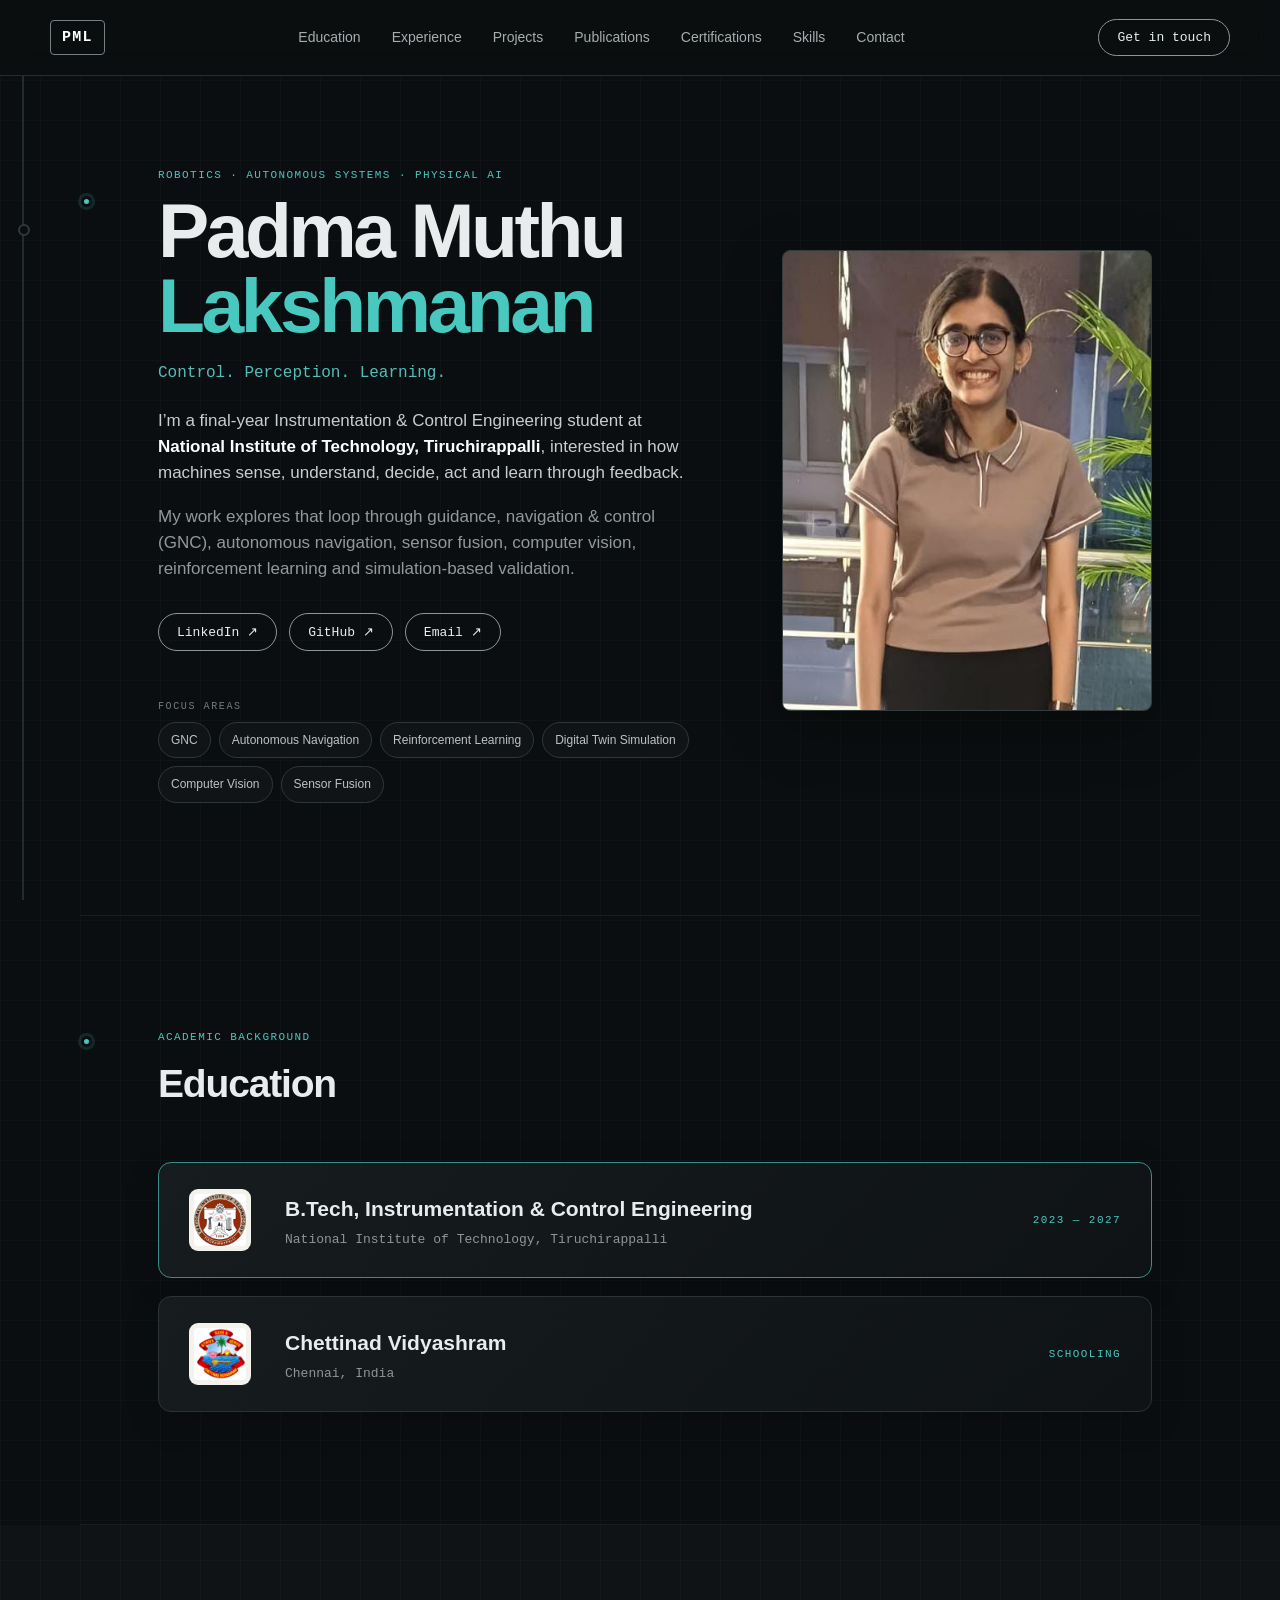
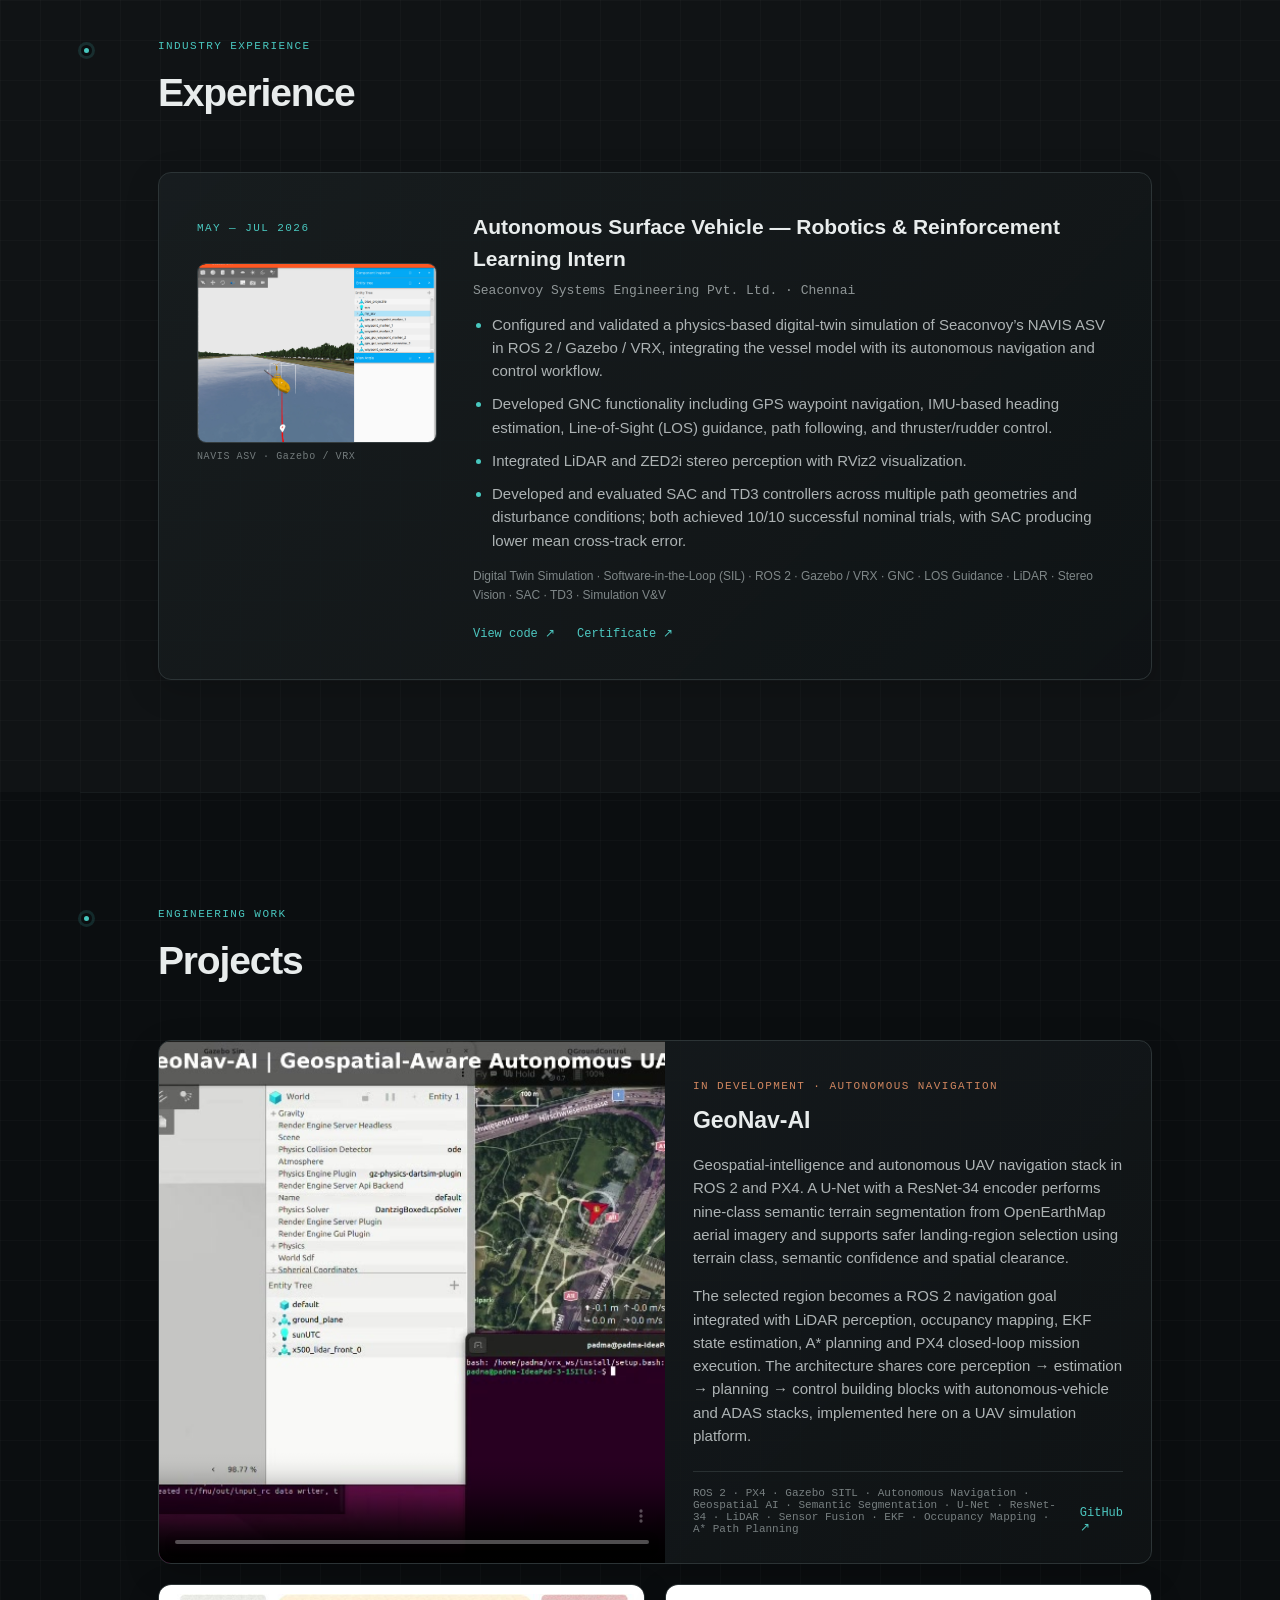
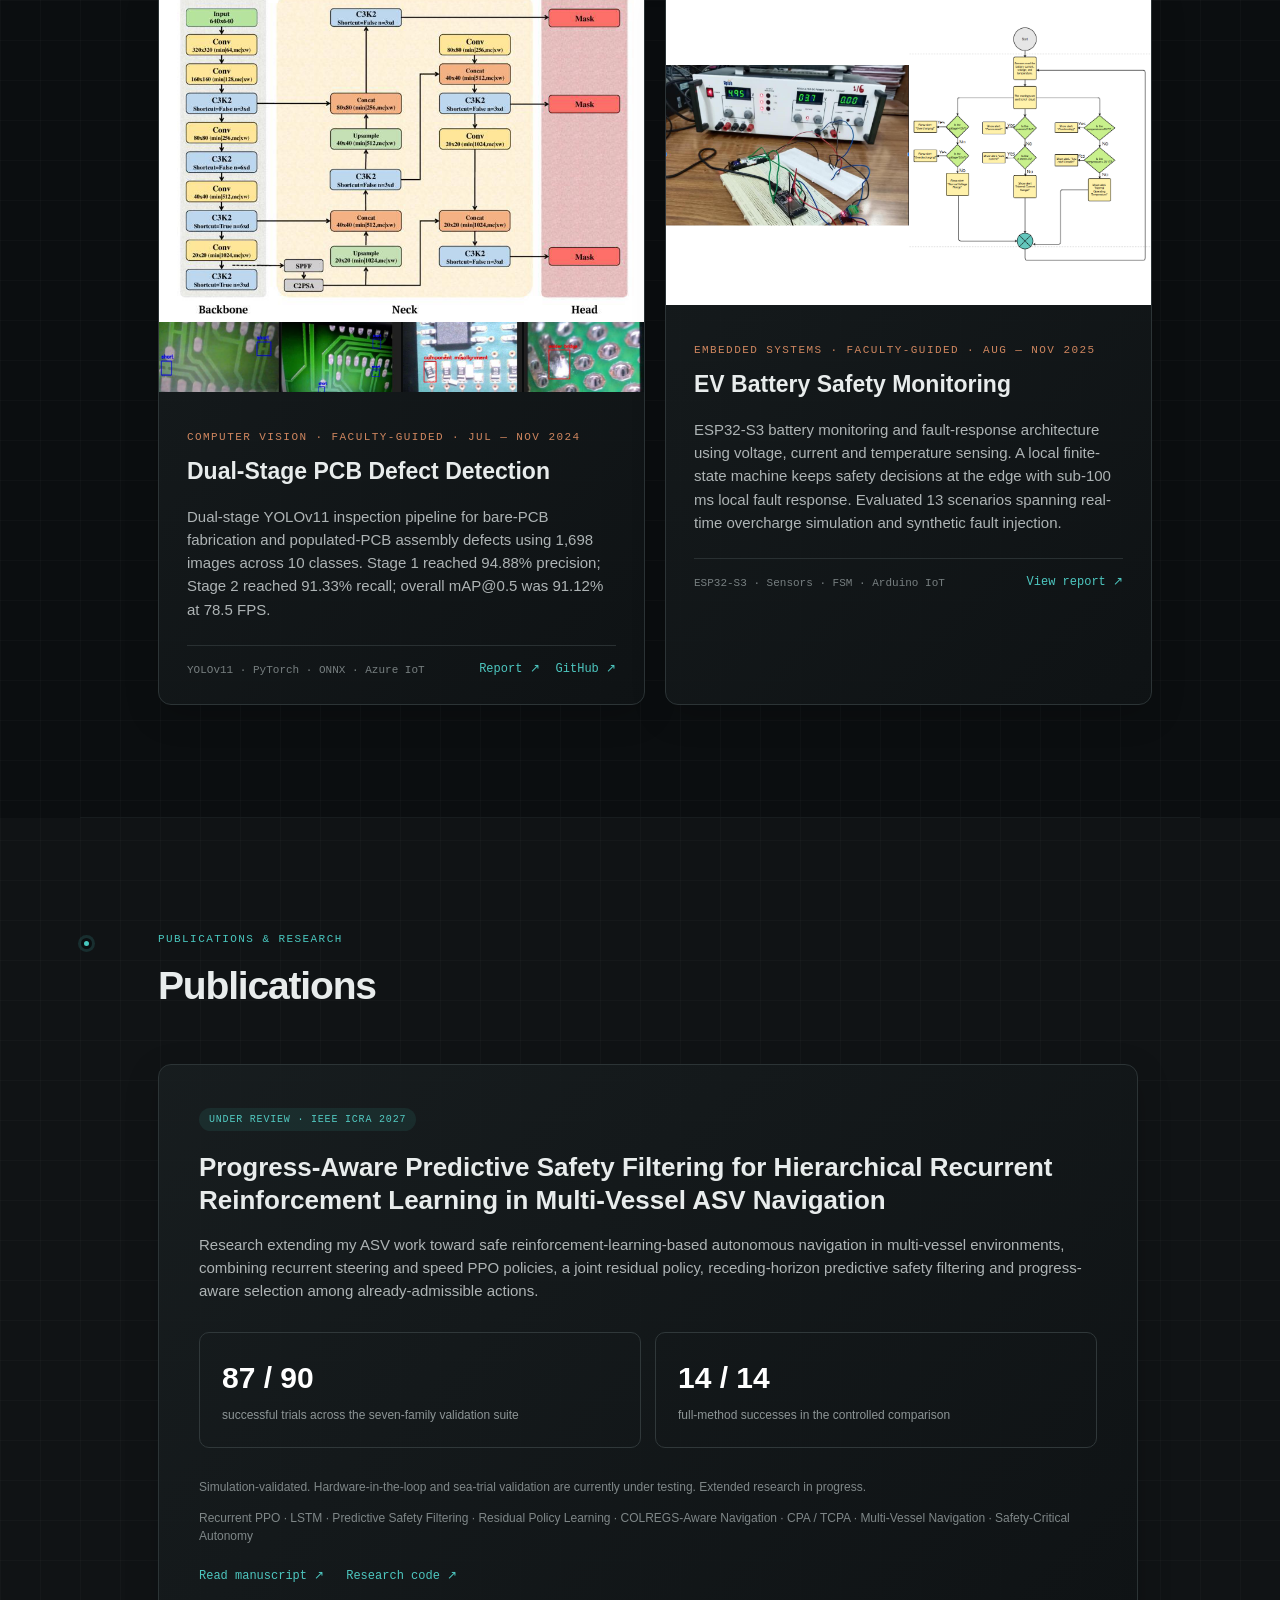
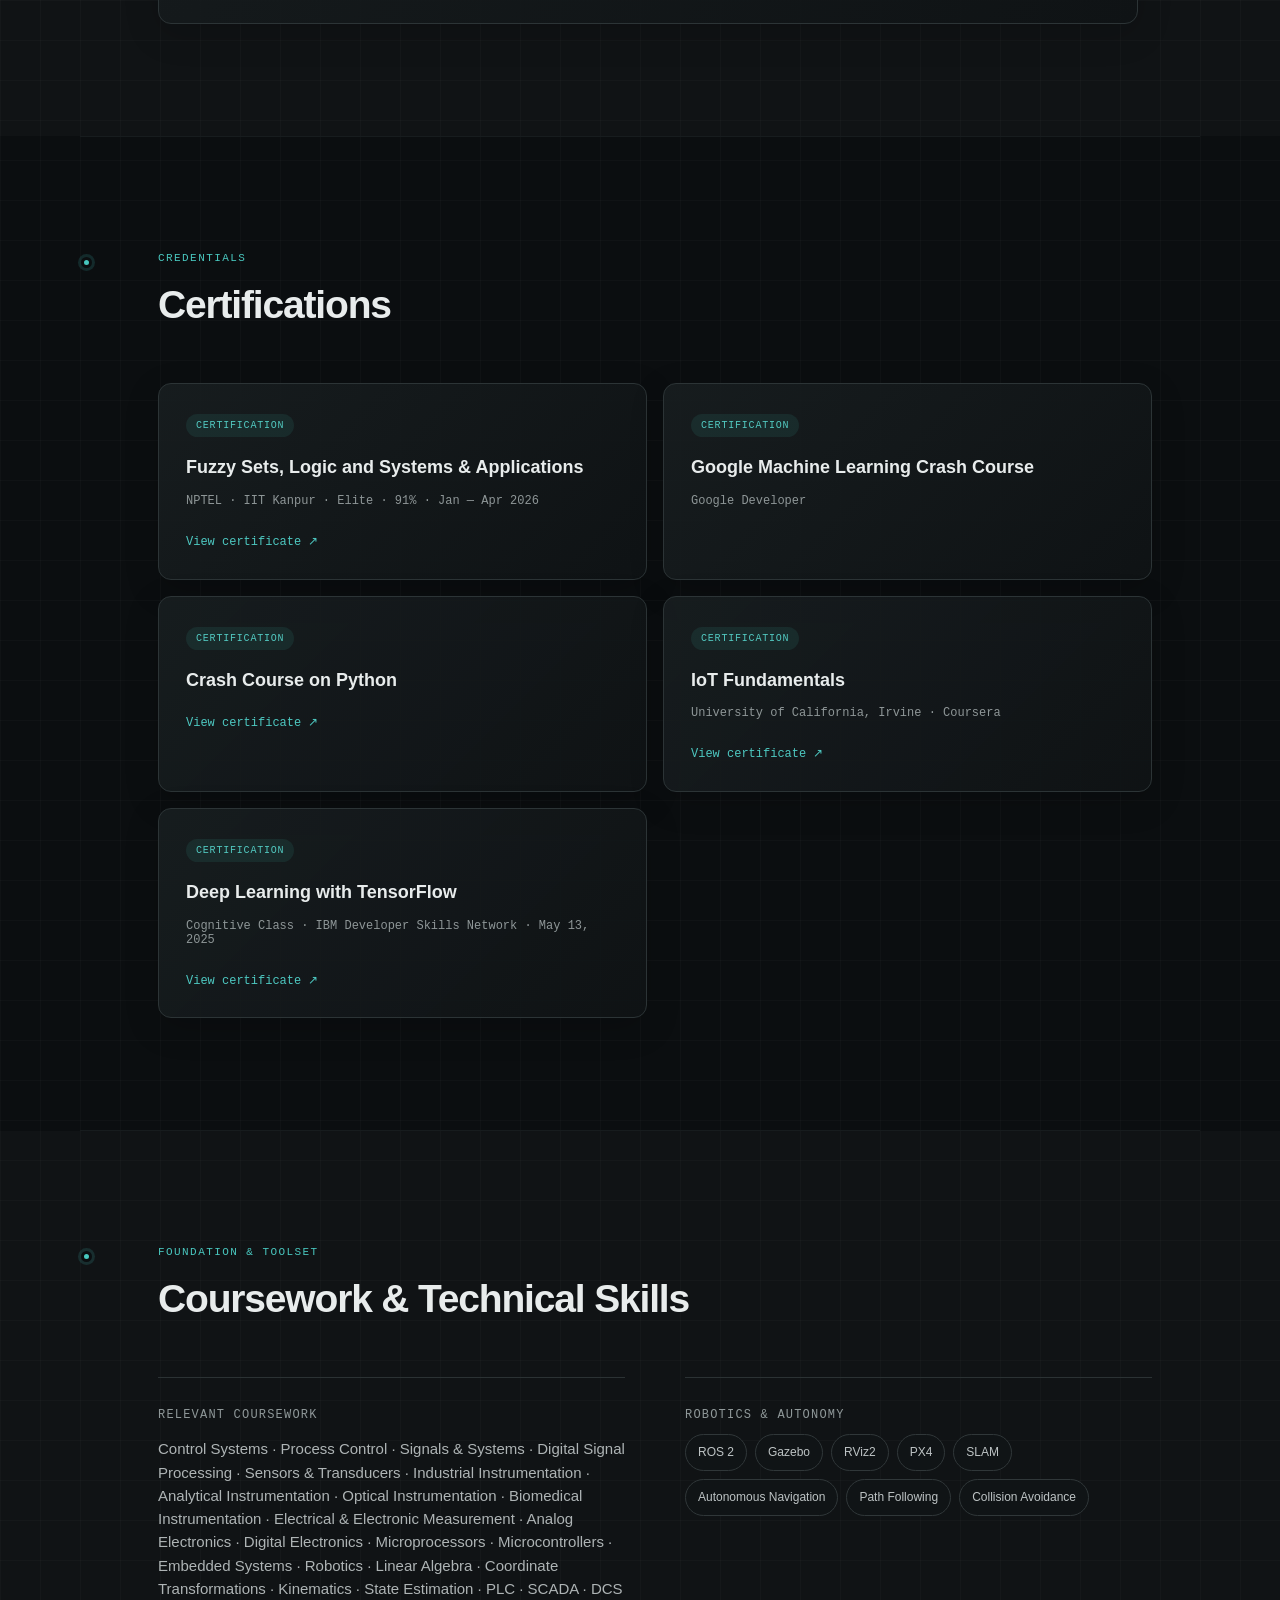
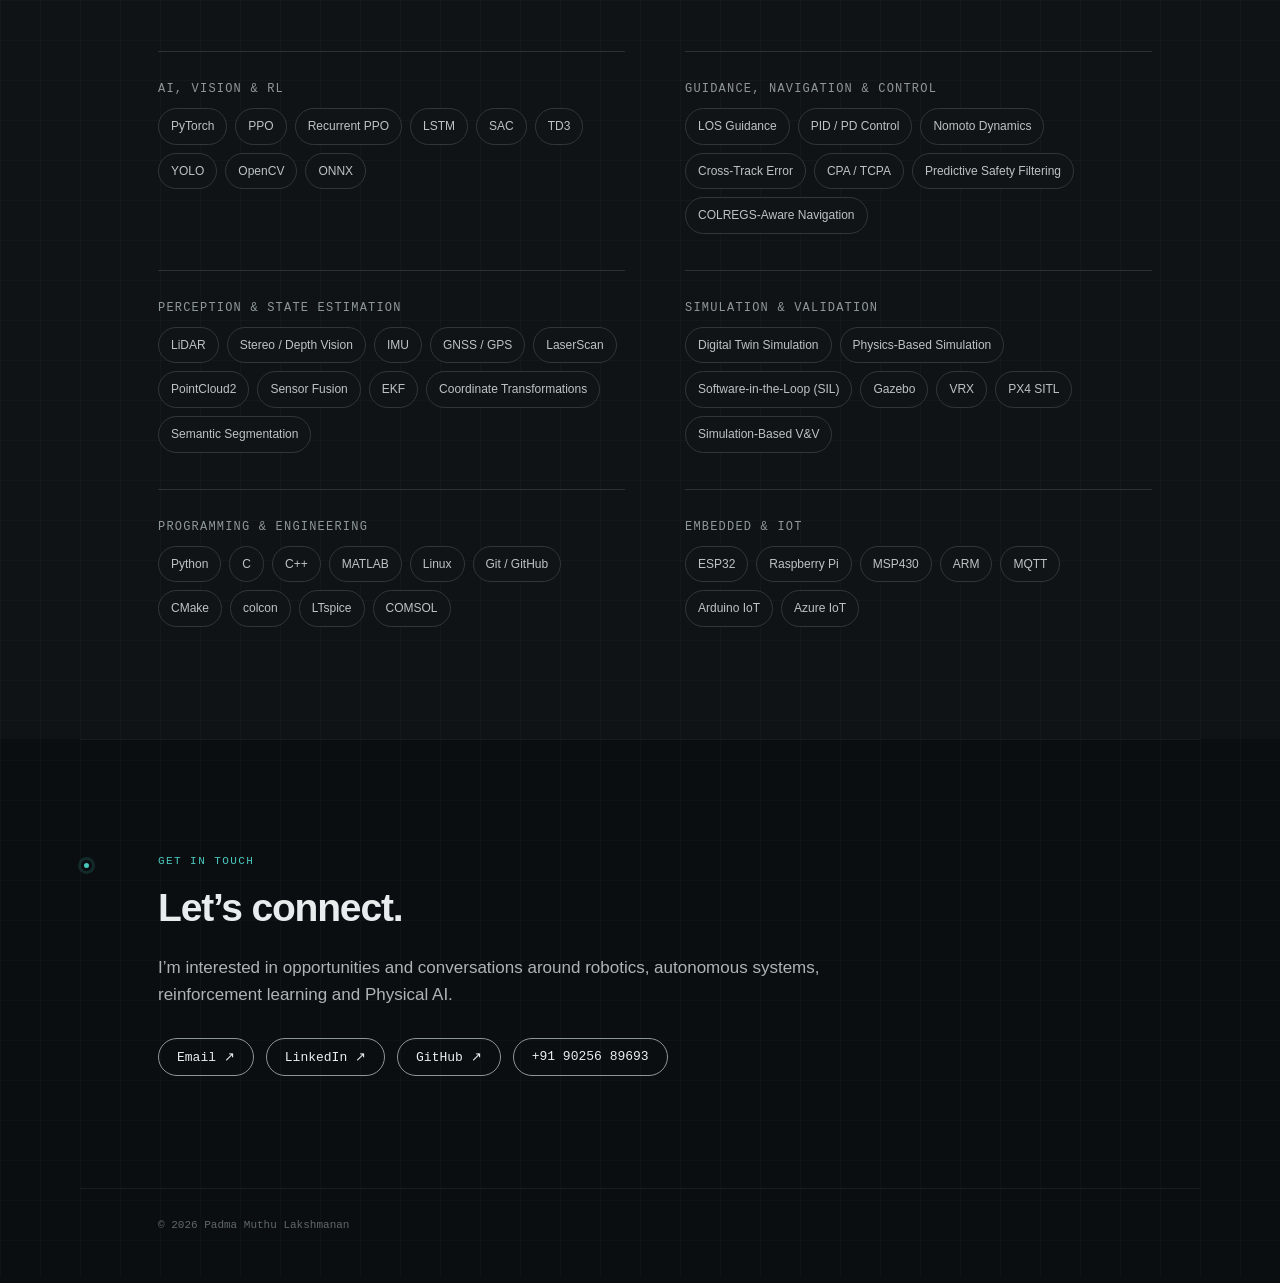
<file: portfolio_keyword_update_index.html>
<!doctype html>
<html lang="en">
<head>
  <meta charset="utf-8">
  <meta name="viewport" content="width=device-width,initial-scale=1">
  <meta name="description" content="Padma Muthu Lakshmanan — Robotics, Autonomous Systems and Physical AI">
  <title>Padma Muthu Lakshmanan</title>
  <link rel="stylesheet" href="styles.css">
</head>
<body>
<div class="progress-rail" aria-hidden="true"><span class="progress-fill"></span></div>

<header class="site-header">
  <a class="brand" href="#home">PML</a>
  <button class="menu" aria-label="Toggle navigation">Menu</button>
  <nav>
    <a href="#education">Education</a><a href="#experience">Experience</a>
    <a href="#projects">Projects</a><a href="#publications">Publications</a>
    <a href="#certifications">Certifications</a><a href="#skills">Skills</a><a href="#contact">Contact</a>
  </nav>
  <a class="contact-button" href="#contact">Get in touch</a>
</header>

<main>
<section id="home" class="hero section-shell">
  <span class="timeline-dot"></span>
  <div class="hero-copy">
    <p class="eyebrow">ROBOTICS · AUTONOMOUS SYSTEMS · PHYSICAL AI</p>
    <h1>Padma Muthu<br><span>Lakshmanan</span></h1>
    <p class="hero-fields">Control. Perception. Learning.</p>
    <p class="lead">I’m a final-year Instrumentation &amp; Control Engineering student at <strong>National Institute of Technology, Tiruchirappalli</strong>, interested in how machines sense, understand, decide, act and learn through feedback.</p>
    <p class="lead muted">My work explores that loop through guidance, navigation &amp; control (GNC), autonomous navigation, sensor fusion, computer vision, reinforcement learning and simulation-based validation.</p>
    <div class="hero-actions">
      <a href="https://www.linkedin.com/in/padma-muthu-lakshmanan-48a4aa2b0" target="_blank" rel="noreferrer">LinkedIn ↗</a>
      <a href="https://github.com/Padma1320" target="_blank" rel="noreferrer">GitHub ↗</a>
      <a href="mailto:pmlinterset@gmail.com">Email ↗</a>
    </div>
    <div class="worked-with">
      <p>FOCUS AREAS</p>
      <div class="focus-chips"><span>GNC</span><span>Autonomous Navigation</span><span>Reinforcement Learning</span><span>Digital Twin Simulation</span><span>Computer Vision</span><span>Sensor Fusion</span></div>
    </div>
  </div>
  <div class="portrait-frame"><img src="portrait.jpg" alt="Padma Muthu Lakshmanan"></div>
</section>

<section id="education" class="section-shell">
  <span class="timeline-dot"></span>
  <header class="section-title"><p class="eyebrow">ACADEMIC BACKGROUND</p><h2>Education</h2></header>
  <div class="stack">
    <article class="card education-card accent-card">
      <img class="edu-logo" src="nit-trichy-logo.png" alt="National Institute of Technology, Tiruchirappalli emblem">
      <div class="edu-copy"><h3>B.Tech, Instrumentation &amp; Control Engineering</h3><p class="sub">National Institute of Technology, Tiruchirappalli</p></div>
      <div class="meta edu-date">2023 — 2027</div>
    </article>
    <article class="card education-card">
      <img class="edu-logo" src="chettinad-logo.png" alt="Chettinad Vidyashram emblem">
      <div class="edu-copy"><h3>Chettinad Vidyashram</h3><p class="sub">Chennai, India</p></div>
      <div class="meta edu-date">SCHOOLING</div>
    </article>
  </div>
</section>

<section id="experience" class="section-shell alt">
  <span class="timeline-dot"></span>
  <header class="section-title"><p class="eyebrow">INDUSTRY EXPERIENCE</p><h2>Experience</h2></header>
  <article class="card experience-card">
    <div class="experience-meta"><p class="meta">MAY — JUL 2026</p><figure class="experience-visual"><img src="asv-experience.jpg" alt="NAVIS autonomous surface vehicle in Gazebo with waypoint navigation visualization"><figcaption>NAVIS ASV · Gazebo / VRX</figcaption></figure></div>
    <div>
      <h3>Autonomous Surface Vehicle — Robotics &amp; Reinforcement Learning Intern</h3>
      <p class="sub">Seaconvoy Systems Engineering Pvt. Ltd. · Chennai</p>
      <ul>
        <li>Configured and validated a physics-based digital-twin simulation of Seaconvoy’s NAVIS ASV in ROS 2 / Gazebo / VRX, integrating the vessel model with its autonomous navigation and control workflow.</li>
        <li>Developed GNC functionality including GPS waypoint navigation, IMU-based heading estimation, Line-of-Sight (LOS) guidance, path following, and thruster/rudder control.</li>
        <li>Integrated LiDAR and ZED2i stereo perception with RViz2 visualization.</li>
        <li>Developed and evaluated SAC and TD3 controllers across multiple path geometries and disturbance conditions; both achieved 10/10 successful nominal trials, with SAC producing lower mean cross-track error.</li>
      </ul>
      <p class="fine">Digital Twin Simulation · Software-in-the-Loop (SIL) · ROS 2 · Gazebo / VRX · GNC · LOS Guidance · LiDAR · Stereo Vision · SAC · TD3 · Simulation V&amp;V</p>
      <div class="text-links"><a href="https://github.com/Padma1320/Autonomous-surface-vehicle-in-VRX-internship-" target="_blank">View code ↗</a><a href="seaconvoy-internship-certificate.pdf" target="_blank">Certificate ↗</a></div>
    </div>
  </article>
</section>

<section id="projects" class="section-shell">
  <span class="timeline-dot"></span>
  <header class="section-title"><p class="eyebrow">ENGINEERING WORK</p><h2>Projects</h2></header>
  <div class="project-grid">
    <article class="project-card featured">
      <div class="media"><video controls playsinline preload="metadata" poster="geonav-poster.jpg"><source src="geonav-demo.mp4" type="video/mp4"></video></div>
      <div class="project-body"><p class="project-type">IN DEVELOPMENT · AUTONOMOUS NAVIGATION</p><h3>GeoNav-AI</h3>
      <p>Geospatial-intelligence and autonomous UAV navigation stack in ROS 2 and PX4. A U-Net with a ResNet-34 encoder performs nine-class semantic terrain segmentation from OpenEarthMap aerial imagery and supports safer landing-region selection using terrain class, semantic confidence and spatial clearance.</p>
      <p>The selected region becomes a ROS 2 navigation goal integrated with LiDAR perception, occupancy mapping, EKF state estimation, A* planning and PX4 closed-loop mission execution. The architecture shares core perception → estimation → planning → control building blocks with autonomous-vehicle and ADAS stacks, implemented here on a UAV simulation platform.</p>
      <div class="project-footer"><span>ROS 2 · PX4 · Gazebo SITL · Autonomous Navigation · Geospatial AI · Semantic Segmentation · U-Net · ResNet-34 · LiDAR · Sensor Fusion · EKF · Occupancy Mapping · A* Path Planning</span><a href="https://github.com/Padma1320/geonavigation-for-aerial-drone" target="_blank">GitHub ↗</a></div></div>
    </article>

    <article class="project-card">
      <div class="media pcb-media"><img class="main-img" src="pcb-pipeline.png" alt="PCB defect detection pipeline"><div class="thumbs"><img src="pcb-detect-1.png" alt=""><img src="pcb-detect-2.png" alt=""><img src="pcb-detect-3.png" alt=""><img src="pcb-detect-4.png" alt=""></div></div>
      <div class="project-body"><p class="project-type">COMPUTER VISION · FACULTY-GUIDED · JUL — NOV 2024</p><h3>Dual-Stage PCB Defect Detection</h3>
      <p>Dual-stage YOLOv11 inspection pipeline for bare-PCB fabrication and populated-PCB assembly defects using 1,698 images across 10 classes. Stage 1 reached 94.88% precision; Stage 2 reached 91.33% recall; overall mAP@0.5 was 91.12% at 78.5 FPS.</p>
      <div class="project-footer"><span>YOLOv11 · PyTorch · ONNX · Azure IoT</span><span class="project-actions"><a href="pcb-defect-report.pdf" target="_blank">Report ↗</a><a href="https://github.com/Padma1320/pcb-defect-detection-yolov11-iot" target="_blank">GitHub ↗</a></span></div></div>
    </article>

    <article class="project-card">
      <div class="media ev-media"><img src="ev-hardware.png" alt="EV battery monitoring hardware"><img src="ev-fsm.png" alt="Battery safety FSM"></div>
      <div class="project-body"><p class="project-type">EMBEDDED SYSTEMS · FACULTY-GUIDED · AUG — NOV 2025</p><h3>EV Battery Safety Monitoring</h3>
      <p>ESP32-S3 battery monitoring and fault-response architecture using voltage, current and temperature sensing. A local finite-state machine keeps safety decisions at the edge with sub-100 ms local fault response. Evaluated 13 scenarios spanning real-time overcharge simulation and synthetic fault injection.</p>
      <div class="project-footer"><span>ESP32-S3 · Sensors · FSM · Arduino IoT</span><a href="ev-battery-report.pdf" target="_blank">View report ↗</a></div></div>
    </article>
  </div>
</section>

<section id="publications" class="section-shell alt">
  <span class="timeline-dot"></span>
  <header class="section-title"><p class="eyebrow">PUBLICATIONS &amp; RESEARCH</p><h2>Publications</h2></header>
  <article class="card research-card">
    <div class="status">UNDER REVIEW · IEEE ICRA 2027</div>
    <h3>Progress-Aware Predictive Safety Filtering for Hierarchical Recurrent Reinforcement Learning in Multi-Vessel ASV Navigation</h3>
    <p>Research extending my ASV work toward safe reinforcement-learning-based autonomous navigation in multi-vessel environments, combining recurrent steering and speed PPO policies, a joint residual policy, receding-horizon predictive safety filtering and progress-aware selection among already-admissible actions.</p>
    <div class="results">
      <div><strong>87 / 90</strong><span>successful trials across the seven-family validation suite</span></div>
      <div><strong>14 / 14</strong><span>full-method successes in the controlled comparison</span></div>
    </div>
    <p class="fine">Simulation-validated. Hardware-in-the-loop and sea-trial validation are currently under testing. Extended research in progress.</p>
    <p class="fine">Recurrent PPO · LSTM · Predictive Safety Filtering · Residual Policy Learning · COLREGS-Aware Navigation · CPA / TCPA · Multi-Vessel Navigation · Safety-Critical Autonomy</p>
    <div class="text-links"><a href="asv-research-paper.pdf" target="_blank">Read manuscript ↗</a><a href="https://github.com/Padma1320/ASV-Collision-Avoidance" target="_blank">Research code ↗</a></div>
  </article>
</section>

<section id="certifications" class="section-shell">
  <span class="timeline-dot"></span>
  <header class="section-title"><p class="eyebrow">CREDENTIALS</p><h2>Certifications</h2></header>
  <div class="cert-grid">
    <article class="card cert"><span class="badge">CERTIFICATION</span><h3>Fuzzy Sets, Logic and Systems &amp; Applications</h3><p>NPTEL · IIT Kanpur · Elite · 91% · Jan — Apr 2026</p><a class="cert-link" href="fuzzy-nptel-certificate.pdf" target="_blank">View certificate ↗</a></article>
    <article class="card cert"><span class="badge">CERTIFICATION</span><h3>Google Machine Learning Crash Course</h3><p>Google Developer</p></article>
    <article class="card cert"><span class="badge">CERTIFICATION</span><h3>Crash Course on Python</h3><a class="cert-link" href="https://www.coursera.org/account/accomplishments/verify/QPPBWCNJ8465?utm_source=link&amp;utm_medium=certificate&amp;utm_content=cert_image&amp;utm_campaign=sharing_cta&amp;utm_product=course" target="_blank" rel="noreferrer">View certificate ↗</a></article>
    <article class="card cert"><span class="badge">CERTIFICATION</span><h3>IoT Fundamentals</h3><p>University of California, Irvine · Coursera</p><a class="cert-link" href="iot-fundamentals-certificate.pdf" target="_blank">View certificate ↗</a></article>
    <article class="card cert"><span class="badge">CERTIFICATION</span><h3>Deep Learning with TensorFlow</h3><p>Cognitive Class · IBM Developer Skills Network · May 13, 2025</p><a class="cert-link" href="deep-learning-tensorflow-certificate.pdf" target="_blank">View certificate ↗</a></article>
  </div>
</section>

<section id="skills" class="section-shell alt">
  <span class="timeline-dot"></span>
  <header class="section-title"><p class="eyebrow">FOUNDATION &amp; TOOLSET</p><h2>Coursework &amp; Technical Skills</h2></header>
  <div class="skills-grid">
    <div class="skill-group"><h3>Relevant Coursework</h3><p>Control Systems · Process Control · Signals &amp; Systems · Digital Signal Processing · Sensors &amp; Transducers · Industrial Instrumentation · Analytical Instrumentation · Optical Instrumentation · Biomedical Instrumentation · Electrical &amp; Electronic Measurement · Analog Electronics · Digital Electronics · Microprocessors · Microcontrollers · Embedded Systems · Robotics · Linear Algebra · Coordinate Transformations · Kinematics · State Estimation · PLC · SCADA · DCS</p></div>
    <div class="skill-group"><h3>Robotics &amp; Autonomy</h3><div class="pills"><span>ROS 2</span><span>Gazebo</span><span>RViz2</span><span>PX4</span><span>SLAM</span><span>Autonomous Navigation</span><span>Path Following</span><span>Collision Avoidance</span></div></div>
    <div class="skill-group"><h3>AI, Vision &amp; RL</h3><div class="pills"><span>PyTorch</span><span>PPO</span><span>Recurrent PPO</span><span>LSTM</span><span>SAC</span><span>TD3</span><span>YOLO</span><span>OpenCV</span><span>ONNX</span></div></div>
    <div class="skill-group"><h3>Guidance, Navigation &amp; Control</h3><div class="pills"><span>LOS Guidance</span><span>PID / PD Control</span><span>Nomoto Dynamics</span><span>Cross-Track Error</span><span>CPA / TCPA</span><span>Predictive Safety Filtering</span><span>COLREGS-Aware Navigation</span></div></div>
    <div class="skill-group"><h3>Perception &amp; State Estimation</h3><div class="pills"><span>LiDAR</span><span>Stereo / Depth Vision</span><span>IMU</span><span>GNSS / GPS</span><span>LaserScan</span><span>PointCloud2</span><span>Sensor Fusion</span><span>EKF</span><span>Coordinate Transformations</span><span>Semantic Segmentation</span></div></div>
    <div class="skill-group"><h3>Simulation &amp; Validation</h3><div class="pills"><span>Digital Twin Simulation</span><span>Physics-Based Simulation</span><span>Software-in-the-Loop (SIL)</span><span>Gazebo</span><span>VRX</span><span>PX4 SITL</span><span>Simulation-Based V&amp;V</span></div></div>
    <div class="skill-group"><h3>Programming &amp; Engineering</h3><div class="pills"><span>Python</span><span>C</span><span>C++</span><span>MATLAB</span><span>Linux</span><span>Git / GitHub</span><span>CMake</span><span>colcon</span><span>LTspice</span><span>COMSOL</span></div></div>
    <div class="skill-group"><h3>Embedded &amp; IoT</h3><div class="pills"><span>ESP32</span><span>Raspberry Pi</span><span>MSP430</span><span>ARM</span><span>MQTT</span><span>Arduino IoT</span><span>Azure IoT</span></div></div>
  </div>
</section>

<section id="contact" class="section-shell contact-section">
  <span class="timeline-dot"></span>
  <p class="eyebrow">GET IN TOUCH</p><h2>Let’s connect.</h2>
  <p>I’m interested in opportunities and conversations around robotics, autonomous systems, reinforcement learning and Physical AI.</p>
  <div class="hero-actions"><a href="mailto:pmlinterset@gmail.com">Email ↗</a><a href="https://www.linkedin.com/in/padma-muthu-lakshmanan-48a4aa2b0" target="_blank">LinkedIn ↗</a><a href="https://github.com/Padma1320" target="_blank">GitHub ↗</a><a href="tel:+919025689693">+91 90256 89693</a></div>
</section>
</main>
<footer>© 2026 Padma Muthu Lakshmanan</footer>
<script src="script.js"></script>
</body></html>
</file>
<file: styles.css>
*{box-sizing:border-box}html{scroll-behavior:smooth}body{margin:0;background:#0b0e10;color:#e8ecec;font-family:Inter,ui-sans-serif,-apple-system,BlinkMacSystemFont,"Segoe UI",sans-serif;line-height:1.55;font-size:15px;background-image:linear-gradient(rgba(255,255,255,.018) 1px,transparent 1px),linear-gradient(90deg,rgba(255,255,255,.018) 1px,transparent 1px);background-size:40px 40px}.site-header{height:76px;position:sticky;top:0;z-index:50;background:rgba(11,14,16,.93);backdrop-filter:blur(14px);border-bottom:1px solid #252c2e;display:grid;grid-template-columns:auto 1fr auto;align-items:center;gap:34px;padding:0 max(28px,calc((100vw - 1180px)/2))}.brand{border:1px solid #778083;border-radius:4px;padding:8px 11px;color:#fff;text-decoration:none;font:600 15px ui-monospace,SFMono-Regular,Menlo,monospace;letter-spacing:.08em}nav{display:flex;justify-content:center;gap:31px}nav a{color:#a7adae;text-decoration:none;font-size:14px}nav a:hover{color:#47c8bf}.contact-button,.hero-actions a{color:#e9eeee;text-decoration:none;border:1px solid #8d9698;border-radius:999px;padding:10px 18px;font:13px ui-monospace,SFMono-Regular,Menlo,monospace}.contact-button:hover,.hero-actions a:hover{border-color:#47c8bf;color:#47c8bf}.menu{display:none}.progress-rail{position:fixed;left:max(22px,calc((100vw - 1260px)/2));top:76px;bottom:0;width:2px;background:#242b2d;z-index:5}.progress-rail:after{content:"";position:absolute;left:-4px;top:18%;width:8px;height:8px;border-radius:50%;border:2px solid #30383a;background:#0b0e10}.progress-fill{display:block;width:2px;height:0;background:#47c8bf;box-shadow:0 0 12px rgba(71,200,191,.4)}main{overflow:hidden}.section-shell{position:relative;max-width:1120px;margin:auto;padding:104px 48px 112px 78px;border-bottom:1px solid #171c1e;scroll-margin-top:75px}.section-shell.alt:before{content:"";position:absolute;z-index:-1;inset:0 -100vw;background:rgba(255,255,255,.018)}.timeline-dot{position:absolute;left:1px;top:120px;width:11px;height:11px;border-radius:50%;background:#47c8bf;border:3px solid #0b0e10;box-shadow:0 0 0 3px rgba(71,200,191,.15)}.hero{min-height:730px;display:grid;grid-template-columns:1.2fr .8fr;align-items:center;gap:70px;padding-top:82px}.eyebrow,.meta,.project-type{font:11px ui-monospace,SFMono-Regular,Menlo,monospace;letter-spacing:.13em;color:#49c7bf}.hero h1{font-size:clamp(52px,6vw,78px);line-height:.98;letter-spacing:-.045em;margin:12px 0 20px;font-weight:750}.hero h1 span{color:#48c8bf}.hero-fields{font:16px ui-monospace,SFMono-Regular,Menlo,monospace;color:#55bdb8;margin-bottom:26px}.lead{max-width:650px;color:#c8cdce;font-size:17px}.lead strong{color:#fff}.muted{color:#92999a}.portrait-frame{border:1px solid #343c3e;border-radius:8px;overflow:hidden;background:#111619;box-shadow:0 18px 60px rgba(0,0,0,.3)}.portrait-frame img{display:block;width:100%;aspect-ratio:4/5;object-fit:cover;object-position:center 20%}.hero-actions{display:flex;flex-wrap:wrap;gap:12px;margin-top:30px}.worked-with{margin-top:50px}.worked-with>p{font:10px ui-monospace,SFMono-Regular,Menlo,monospace;letter-spacing:.16em;color:#737b7c}.focus-chips{display:flex;flex-wrap:wrap;gap:8px}.focus-chips span,.pills span{border:1px solid #303739;border-radius:999px;padding:8px 12px;color:#bdc3c4;background:#101416;font-size:12px}.section-title{margin-bottom:48px}.section-title h2,.contact-section h2{font-size:39px;letter-spacing:-.03em;margin:7px 0 0}.card,.project-card{border:1px solid #2c3436;border-radius:13px;background:linear-gradient(135deg,rgba(24,30,32,.88),rgba(15,19,21,.92));box-shadow:0 10px 35px rgba(0,0,0,.16)}.stack{display:grid;gap:18px}.education-card{display:grid;grid-template-columns:160px 1fr;gap:28px;padding:31px 34px;align-items:center}.accent-card{border-color:#3a8e89}.card h3,.project-card h3{margin:0 0 7px;font-size:21px}.sub{color:#8f9697;margin:0;font:13px ui-monospace,SFMono-Regular,Menlo,monospace}.experience-card{display:grid;grid-template-columns:190px 1fr;gap:36px;padding:38px}.experience-meta{display:flex;flex-direction:column;gap:18px}.logo-box{width:58px;height:58px;display:grid;place-items:center;border-radius:8px;background:#f4f4f0;color:#101315;font:bold 13px ui-monospace,monospace}.experience-card ul{padding-left:19px;color:#adb3b4}.experience-card li{margin:10px 0}.experience-card li::marker{color:#48c8bf}.text-links{display:flex;gap:22px;margin-top:22px}.text-links a,.project-footer a{color:#4dc7c0;text-decoration:none;font:12px ui-monospace,SFMono-Regular,Menlo,monospace}.project-grid{display:grid;grid-template-columns:1fr 1fr;gap:20px}.project-card{overflow:hidden}.project-card.featured{grid-column:1/-1;display:grid;grid-template-columns:1.02fr .98fr}.media{background:#090b0c;min-height:255px}.media>video,.media>.main-img{display:block;width:100%;height:100%;min-height:255px;object-fit:cover}.featured .media video{height:100%;min-height:480px}.project-body{padding:28px}.project-type{color:#cf865f}.project-card h3{font-size:23px}.project-card p:not(.project-type){color:#aeb4b5}.project-footer{border-top:1px solid #293032;margin-top:24px;padding-top:15px;display:flex;justify-content:space-between;gap:15px;align-items:flex-end}.project-footer span{color:#777f80;font:11px ui-monospace,SFMono-Regular,Menlo,monospace}.thumbs{display:grid;grid-template-columns:repeat(4,1fr);gap:2px}.thumbs img{width:100%;height:70px;object-fit:cover}.ev-media{display:grid;grid-template-columns:1fr 1fr}.ev-media img{width:100%;height:320px;object-fit:contain;background:#fff}.research-card{padding:40px;max-width:980px}.status,.badge{display:inline-block;border-radius:999px;background:rgba(49,147,137,.14);color:#52c9c1;padding:6px 10px;font:10px ui-monospace,SFMono-Regular,Menlo,monospace;letter-spacing:.08em}.research-card h3{font-size:26px;line-height:1.28;margin:20px 0 15px}.research-card>p{color:#aeb4b5}.results{display:grid;grid-template-columns:1fr 1fr;gap:14px;margin:30px 0}.results>div{border:1px solid #30383a;border-radius:10px;padding:22px}.results strong{display:block;font-size:30px;color:#fff}.results span{font-size:12px;color:#8d9596}.fine{font-size:12px!important;color:#7f8788!important}.cert-grid{display:grid;grid-template-columns:1fr 1fr;gap:16px}.cert{padding:27px}.cert h3{margin-top:17px;font-size:18px}.cert p{color:#8e9697;font:12px ui-monospace,SFMono-Regular,Menlo,monospace}.skills-grid{display:grid;grid-template-columns:1fr 1fr;gap:36px 60px}.skill-group{border-top:1px solid #2b3234;padding-top:18px}.skill-group h3{font:12px ui-monospace,SFMono-Regular,Menlo,monospace;letter-spacing:.1em;color:#8f9899;text-transform:uppercase}.skill-group p{color:#aeb4b5}.pills{display:flex;flex-wrap:wrap;gap:8px}.contact-section{min-height:430px}.contact-section>p:not(.eyebrow){max-width:700px;color:#aeb4b5;font-size:17px}footer{max-width:1120px;margin:auto;padding:30px 48px 45px 78px;color:#5f6869;font:11px ui-monospace,SFMono-Regular,Menlo,monospace}@media(max-width:800px){.site-header{padding:0 20px;grid-template-columns:auto 1fr auto}.menu{display:block;justify-self:end;background:none;border:0;color:#cbd0d1;font:13px ui-monospace,monospace}.contact-button{display:none}nav{display:none;position:absolute;top:76px;left:0;right:0;background:#0d1113;padding:22px;flex-direction:column;border-bottom:1px solid #293032}nav.open{display:flex}.progress-rail{left:18px}.section-shell{padding:76px 20px 82px 46px}.timeline-dot{left:-33px}.hero{grid-template-columns:1fr;min-height:auto;gap:35px}.portrait-frame{grid-row:1;max-width:260px}.hero-copy{grid-row:2}.hero h1{font-size:48px}.project-grid,.cert-grid,.skills-grid,.results{grid-template-columns:1fr}.project-card.featured{grid-column:auto;display:block}.featured .media video{min-height:250px}.education-card,.experience-card{grid-template-columns:1fr}.experience-meta{flex-direction:row;align-items:center}.ev-media img{height:210px}.project-footer{align-items:flex-start;flex-direction:column}footer{padding-left:46px}}
/* V4.1 education + document links */
.education-card{grid-template-columns:72px minmax(0,1fr) auto;gap:24px;padding:26px 30px}
.edu-logo{width:62px;height:62px;object-fit:contain;border-radius:9px;background:#f4f2ed;padding:5px}
.edu-copy{min-width:0}.edu-date{justify-self:end;text-align:right;white-space:nowrap}
.project-actions{display:flex;gap:16px}.project-actions a,.cert-link{color:#4dc7c0;text-decoration:none;font:12px ui-monospace,SFMono-Regular,Menlo,monospace}
.cert-link{display:inline-block;margin-top:14px}
@media(max-width:800px){.education-card{grid-template-columns:58px 1fr;gap:16px}.edu-logo{width:54px;height:54px}.edu-date{grid-column:2;justify-self:start;text-align:left}.project-actions{flex-wrap:wrap}}

/* V6 final — ASV internship visual */
.experience-card{grid-template-columns:240px minmax(0,1fr);gap:36px}
.experience-visual{margin:0;width:100%}
.experience-visual img{display:block;width:100%;aspect-ratio:4/3;object-fit:cover;object-position:center;border:1px solid #343c3e;border-radius:9px;background:#090b0c}
.experience-visual figcaption{margin-top:8px;color:#737b7c;font:10px ui-monospace,SFMono-Regular,Menlo,monospace;letter-spacing:.06em}
@media(max-width:800px){.experience-card{grid-template-columns:1fr}.experience-meta{display:block}.experience-visual{margin-top:16px;max-width:100%}.experience-visual img{aspect-ratio:16/10}}
</file>
